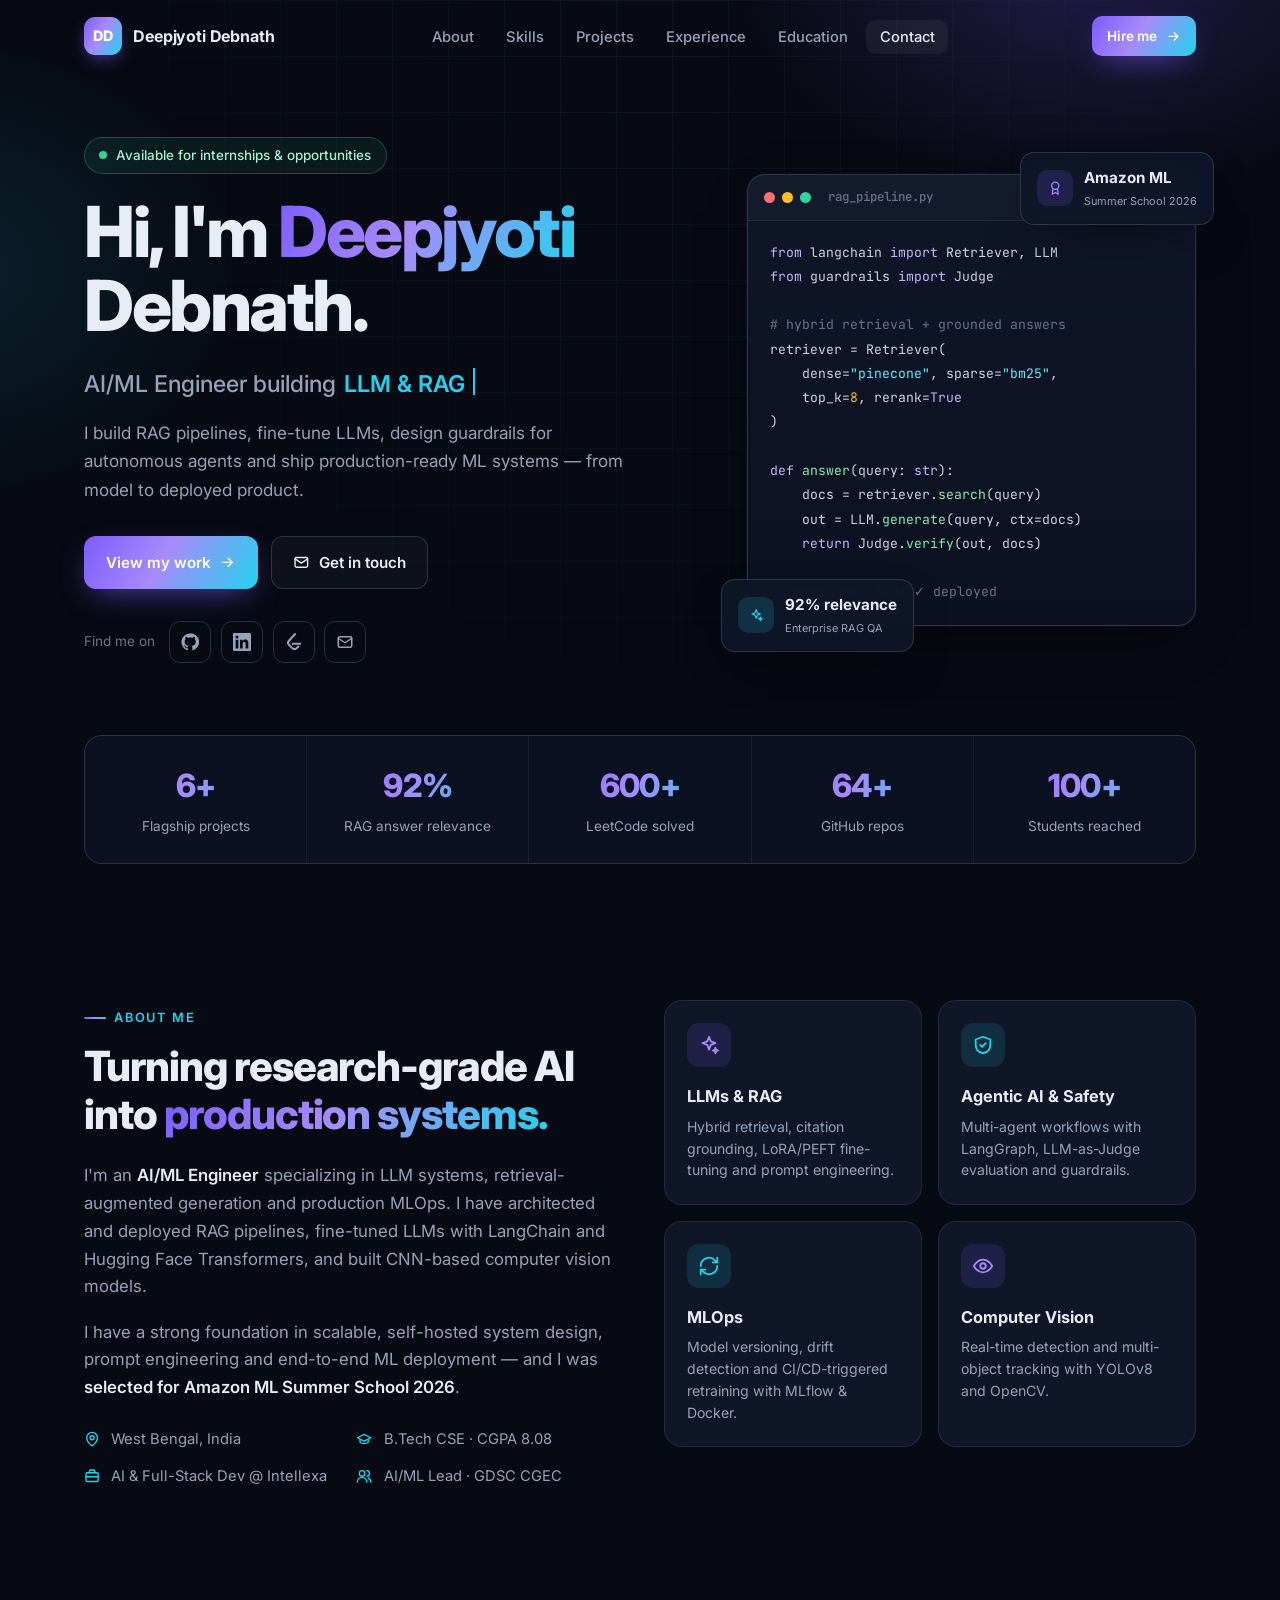
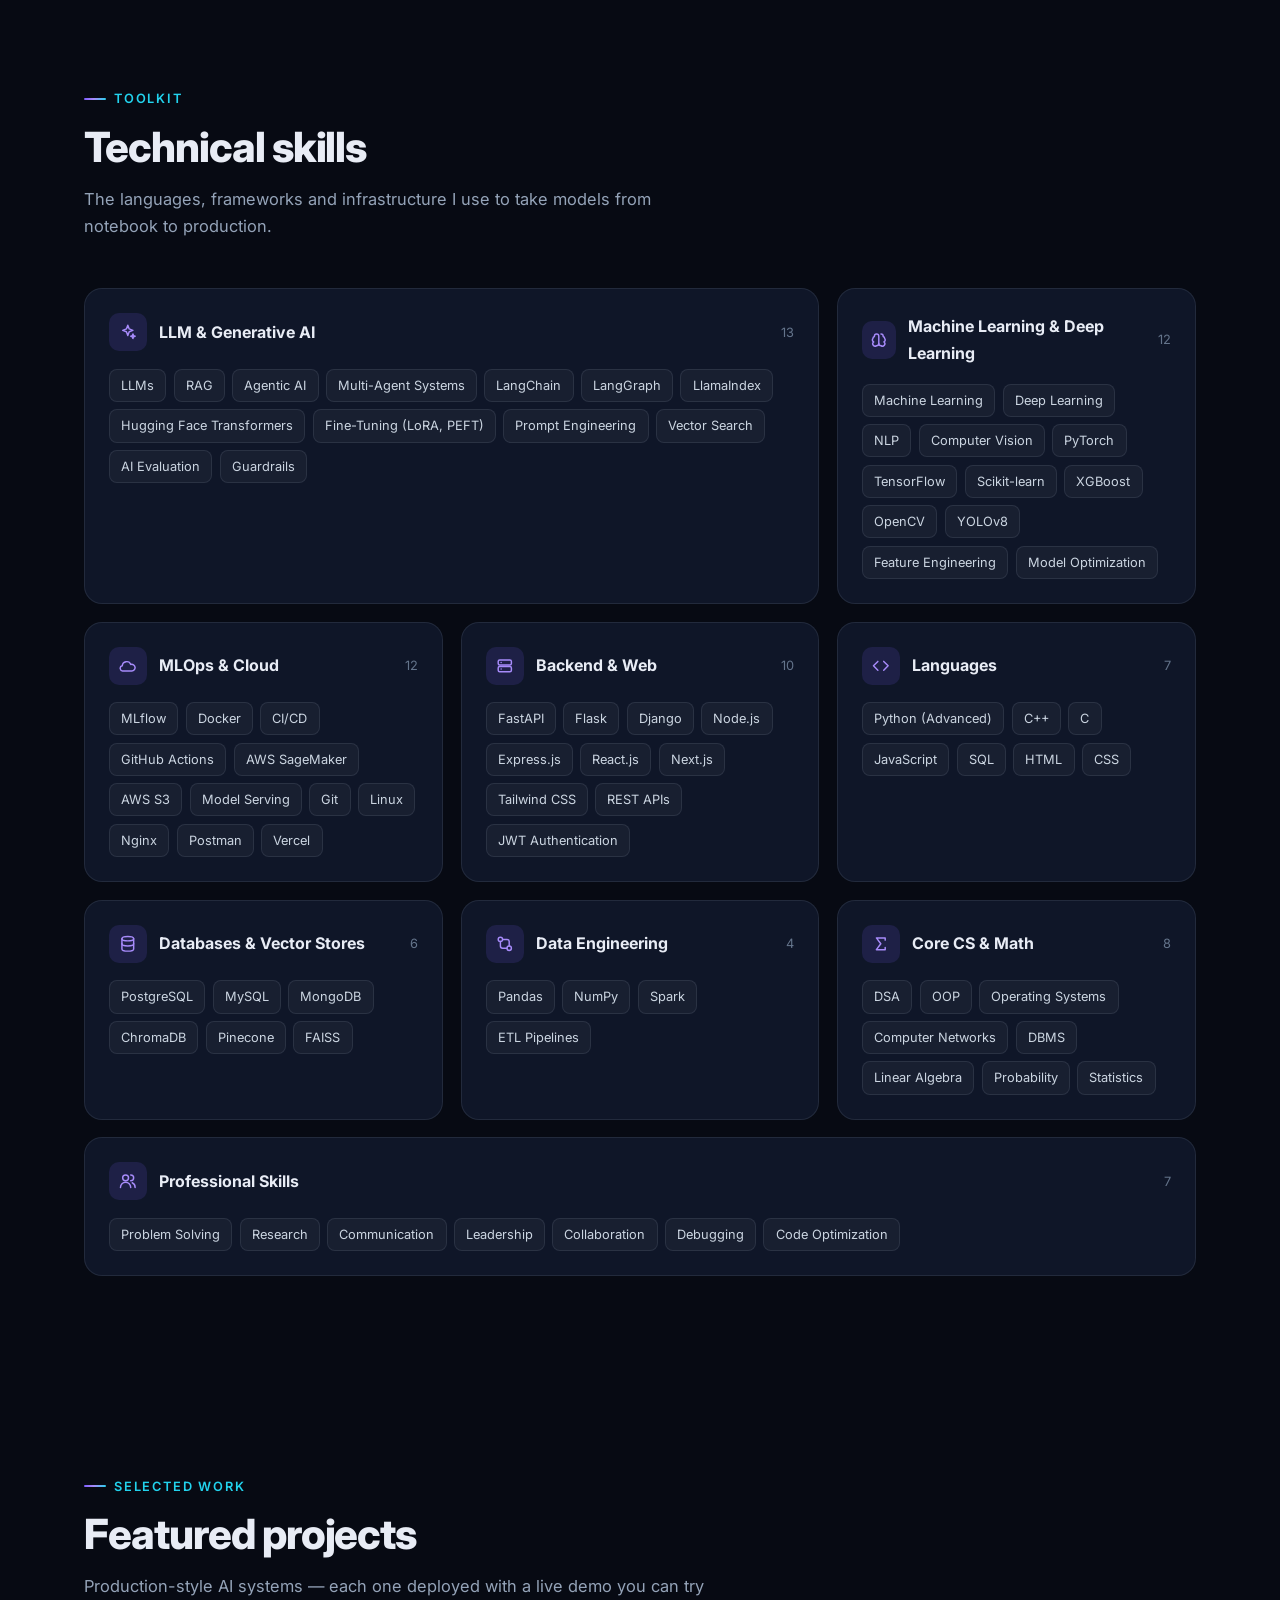
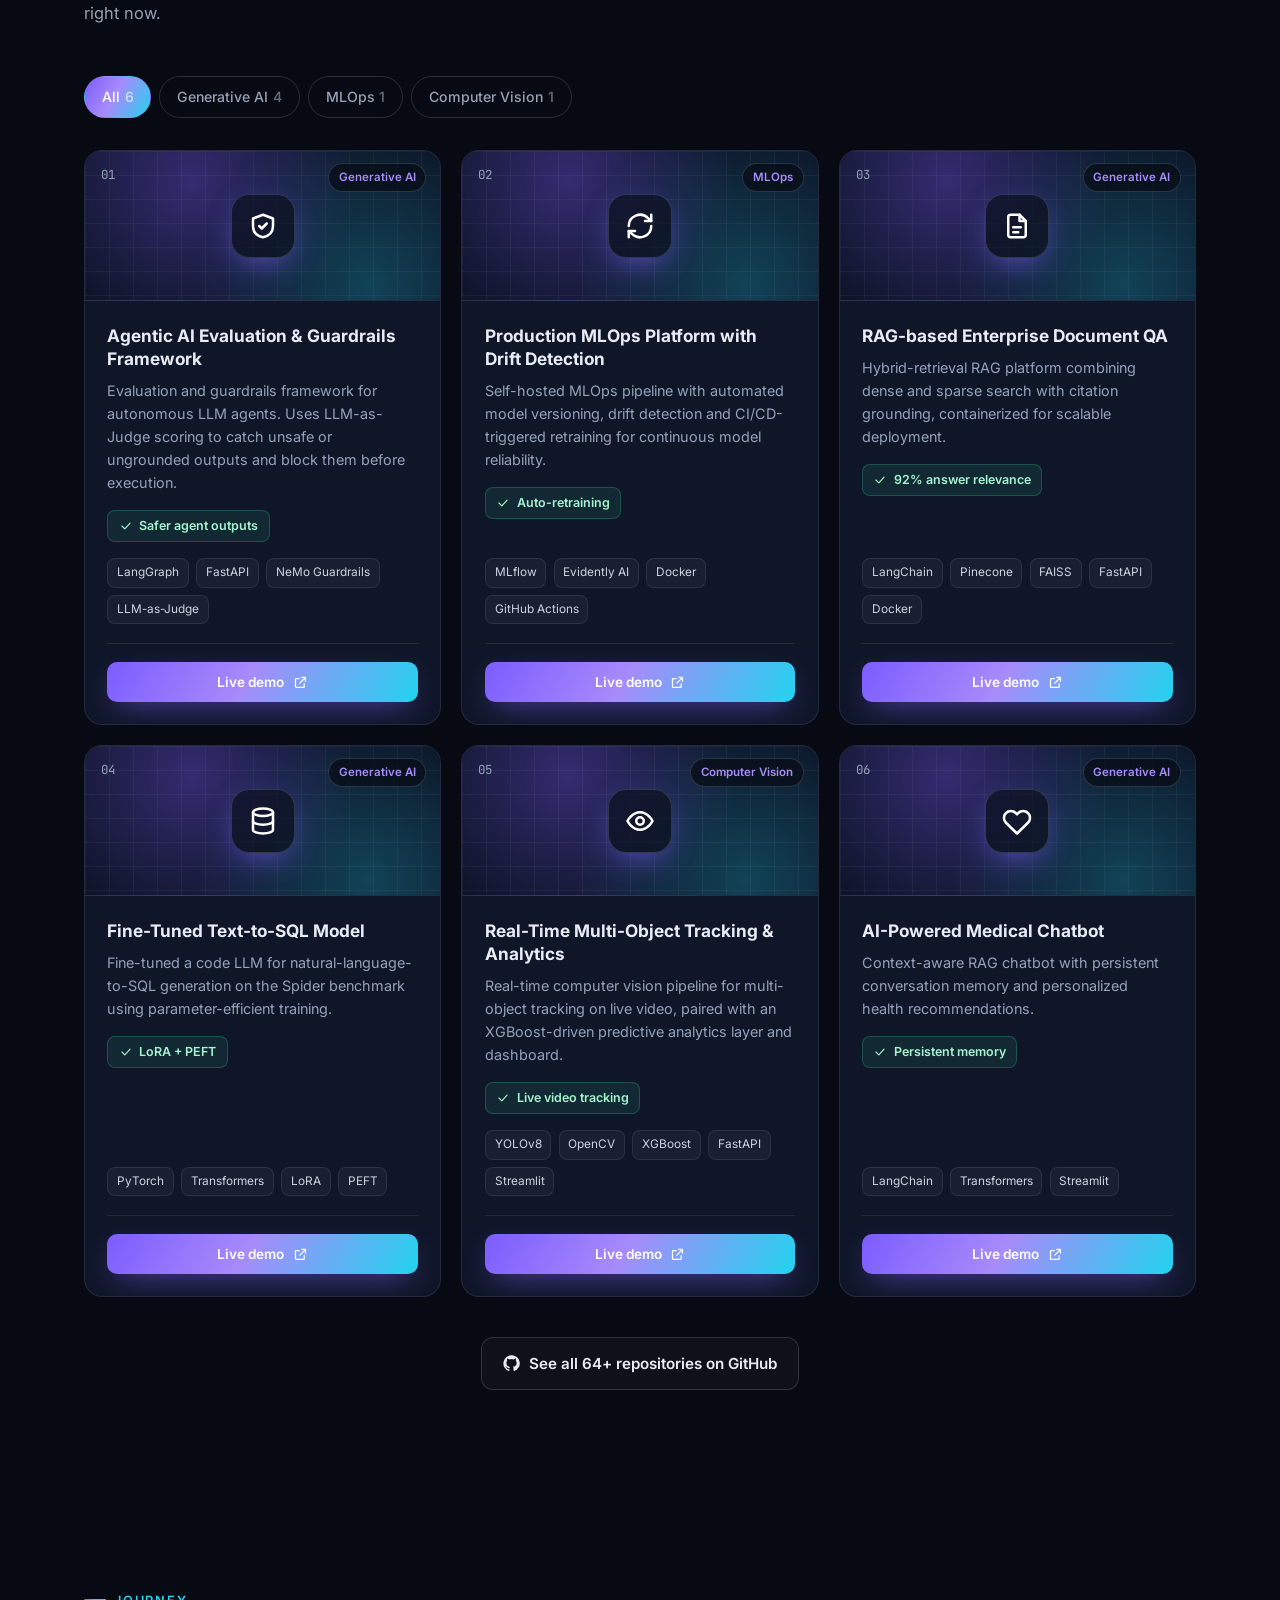
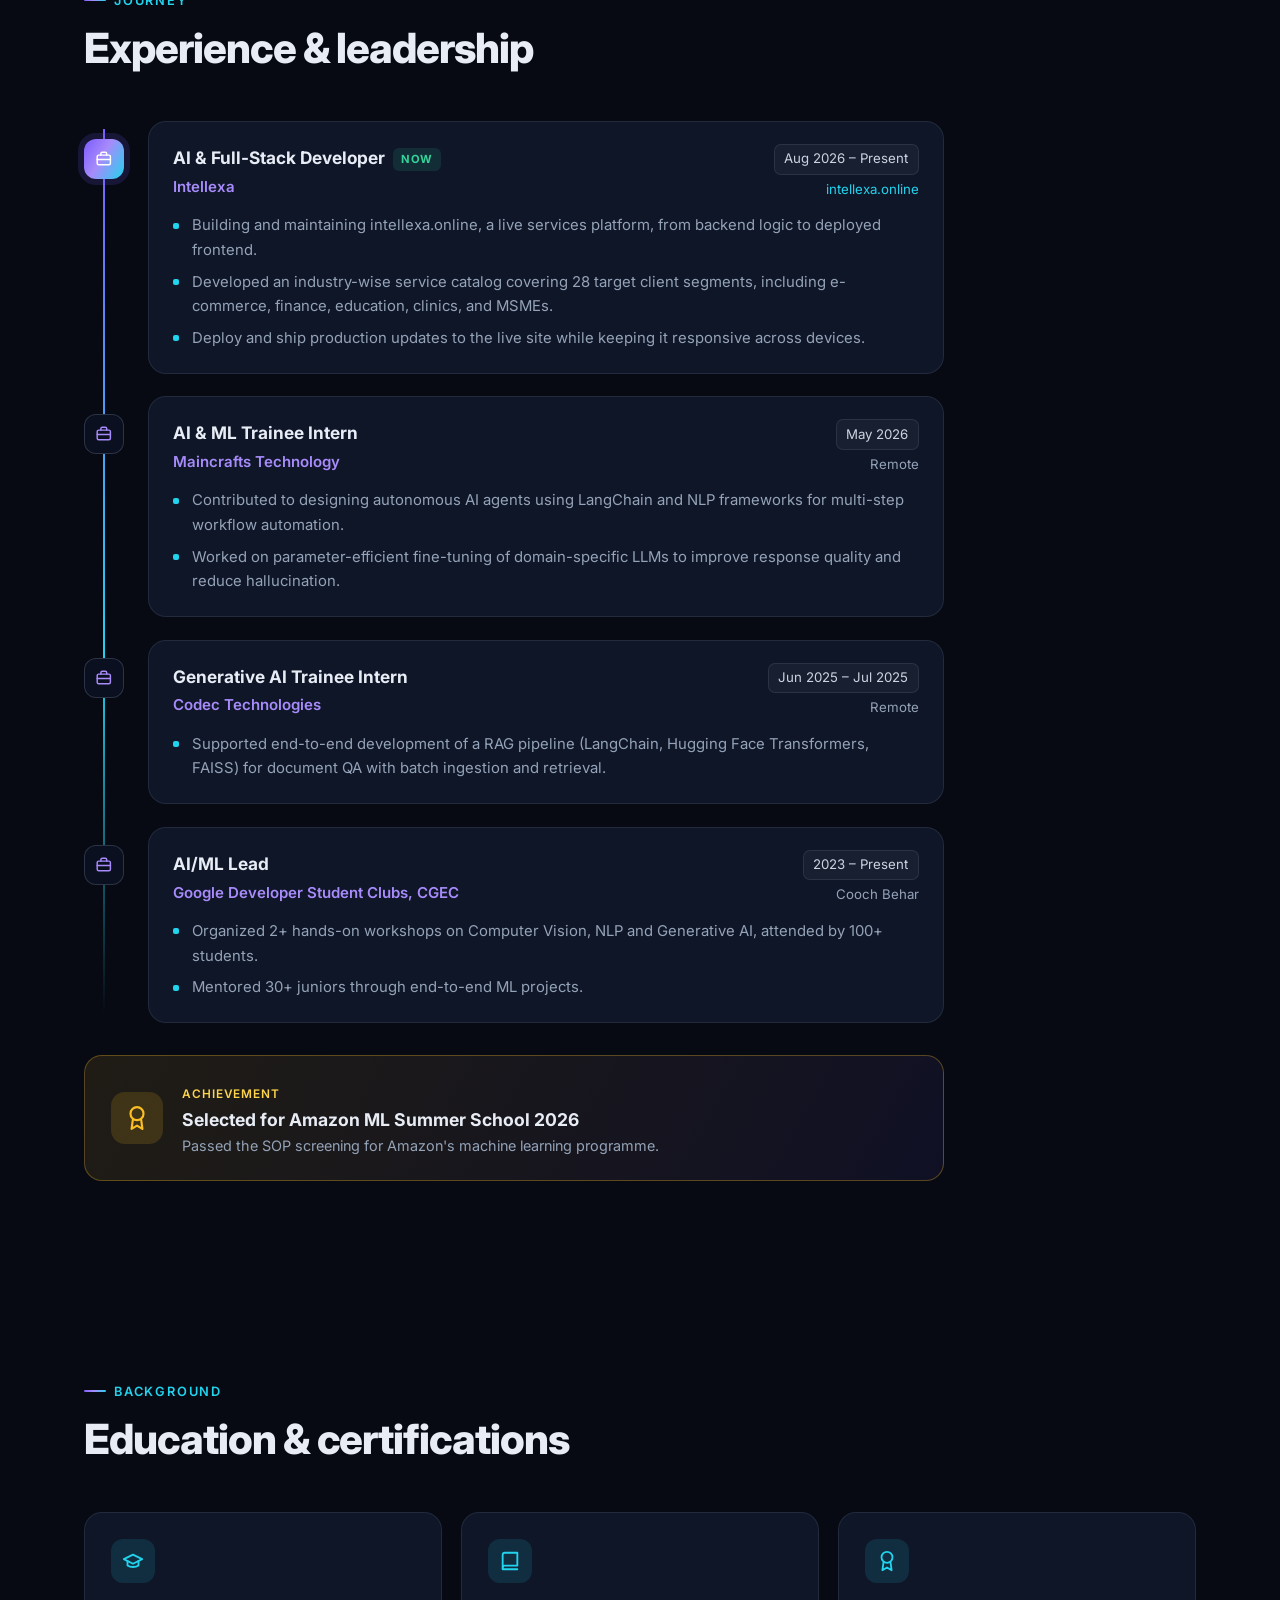
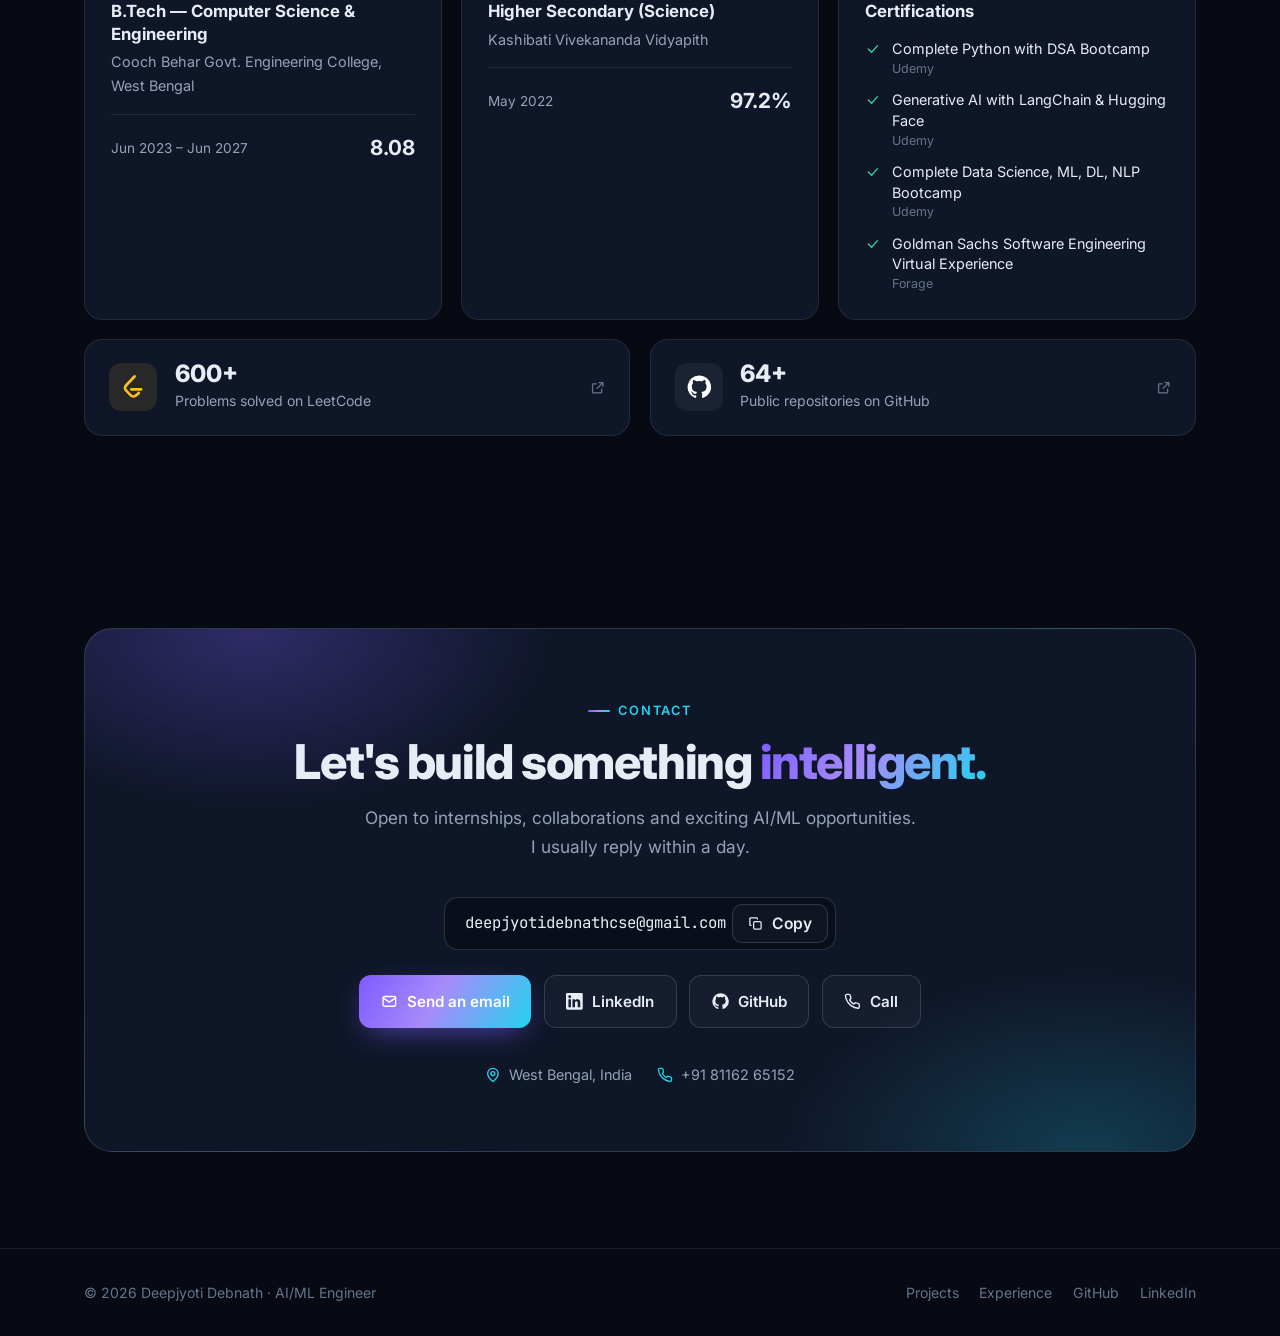
<file: index.html>
<!DOCTYPE html>
<html lang="en">
<head>
<meta charset="UTF-8">
<meta name="viewport" content="width=device-width, initial-scale=1.0">
<title>Deepjyoti Debnath — AI/ML Engineer | LLMs, RAG, MLOps &amp; Computer Vision</title>
<meta name="description" content="Portfolio of Deepjyoti Debnath, AI/ML Engineer building LLM systems, RAG pipelines, agentic AI, MLOps platforms and computer vision applications.">
<meta name="author" content="Deepjyoti Debnath">
<meta name="theme-color" content="#070a13">
<meta property="og:type" content="website">
<meta property="og:title" content="Deepjyoti Debnath — AI/ML Engineer">
<meta property="og:description" content="LLMs, RAG, Agentic AI, MLOps and Computer Vision. Projects, experience and contact.">
<meta name="twitter:card" content="summary">
<link rel="icon" href="data:image/svg+xml,%3Csvg xmlns='http://www.w3.org/2000/svg' viewBox='0 0 64 64'%3E%3Cdefs%3E%3ClinearGradient id='g' x1='0' y1='0' x2='1' y2='1'%3E%3Cstop offset='0' stop-color='%237c5cff'/%3E%3Cstop offset='1' stop-color='%2322d3ee'/%3E%3C/linearGradient%3E%3C/defs%3E%3Crect width='64' height='64' rx='16' fill='url(%23g)'/%3E%3Ctext x='32' y='42' font-family='Arial' font-weight='800' font-size='26' fill='white' text-anchor='middle'%3EDD%3C/text%3E%3C/svg%3E">
<link rel="preconnect" href="https://fonts.googleapis.com">
<link rel="preconnect" href="https://fonts.gstatic.com" crossorigin>
<link href="https://fonts.googleapis.com/css2?family=Inter:wght@400;500;600;700;800&family=JetBrains+Mono:wght@400;500&display=swap" rel="stylesheet">
<script>document.documentElement.classList.add('js')</script>
<style>
:root{--bg:#070a13;--bg2:#0b1020;--card:#0f1628;--card2:#131c33;--line:rgba(148,163,184,.14);--line2:rgba(148,163,184,.24);--txt:#e8ecf5;--mut:#94a3b8;--dim:#64748b;--a:#7c5cff;--b:#22d3ee;--c:#a78bfa;--ok:#34d399;--grad:linear-gradient(120deg,#7c5cff 0%,#a78bfa 45%,#22d3ee 100%);--r:18px;--sh:0 20px 50px -20px rgba(0,0,0,.6)}
*{box-sizing:border-box;margin:0;padding:0}
html{scroll-behavior:smooth;scroll-padding-top:80px}
body{font-family:'Inter',system-ui,-apple-system,'Segoe UI',sans-serif;background:var(--bg);color:var(--txt);line-height:1.65;-webkit-font-smoothing:antialiased;overflow-x:hidden}
a{color:inherit;text-decoration:none}
img,svg{display:block}
.ic{width:1.1em;height:1.1em;flex-shrink:0}
.mono{font-family:'JetBrains Mono',ui-monospace,SFMono-Regular,Menlo,monospace}
.wrap{max-width:1160px;margin:0 auto;padding:0 24px}
.grad{background:var(--grad);-webkit-background-clip:text;background-clip:text;color:transparent}
.skip{position:absolute;left:-999px;top:8px;background:var(--a);color:#fff;padding:8px 14px;border-radius:8px;z-index:100}.skip:focus{left:8px}
:focus-visible{outline:2px solid var(--b);outline-offset:3px;border-radius:6px}

/* background */
.bg-fx{position:fixed;inset:0;z-index:-1;pointer-events:none;background:
 radial-gradient(600px 400px at 85% -5%,rgba(124,92,255,.22),transparent 60%),
 radial-gradient(500px 380px at -5% 30%,rgba(34,211,238,.12),transparent 60%),var(--bg)}
.bg-fx::after{content:"";position:absolute;inset:0;background-image:linear-gradient(var(--line) 1px,transparent 1px),linear-gradient(90deg,var(--line) 1px,transparent 1px);background-size:56px 56px;mask-image:radial-gradient(ellipse at 50% 0%,#000 0%,transparent 65%);-webkit-mask-image:radial-gradient(ellipse at 50% 0%,#000 0%,transparent 65%);opacity:.5}

/* buttons */
.btn{display:inline-flex;align-items:center;gap:.55rem;padding:.8rem 1.35rem;border-radius:12px;font-weight:600;font-size:.95rem;border:1px solid var(--line2);background:rgba(255,255,255,.03);transition:transform .2s,background .2s,border-color .2s,box-shadow .2s;cursor:pointer;color:var(--txt);font-family:inherit}
.btn:hover{transform:translateY(-2px);border-color:rgba(167,139,250,.55);background:rgba(124,92,255,.08)}
.btn-p{background:var(--grad);border:0;color:#fff;box-shadow:0 10px 30px -10px rgba(124,92,255,.7)}
.btn-p:hover{background:var(--grad);box-shadow:0 14px 36px -10px rgba(124,92,255,.9)}
.btn-sm{padding:.55rem .95rem;font-size:.85rem;border-radius:10px}

/* nav */
.nav{position:sticky;top:0;z-index:50;transition:background .3s,border-color .3s;border-bottom:1px solid transparent}
.nav.scrolled{background:rgba(7,10,19,.78);backdrop-filter:blur(14px);-webkit-backdrop-filter:blur(14px);border-color:var(--line)}
.nav .wrap{display:flex;align-items:center;justify-content:space-between;height:72px;gap:1rem}
.brand{display:flex;align-items:center;gap:.7rem;font-weight:700;letter-spacing:-.01em}
.brand-mark{width:38px;height:38px;border-radius:11px;background:var(--grad);display:grid;place-items:center;font-weight:800;font-size:.9rem;color:#fff;box-shadow:0 6px 18px -6px rgba(124,92,255,.8)}
.nav-links{display:flex;align-items:center;gap:.3rem;list-style:none}
.nav-links a{padding:.5rem .85rem;border-radius:9px;color:var(--mut);font-size:.92rem;font-weight:500;transition:color .2s,background .2s}
.nav-links a:hover,.nav-links a.active{color:var(--txt);background:rgba(255,255,255,.05)}
.nav-cta{display:flex;align-items:center;gap:.6rem}
.menu-btn{display:none;background:none;border:1px solid var(--line2);color:var(--txt);width:42px;height:42px;border-radius:10px;place-items:center;cursor:pointer}
.menu-btn .ic{width:22px;height:22px}

/* hero */
.hero{padding:64px 0 40px}
.hero-grid{display:grid;grid-template-columns:1.15fr .85fr;gap:3.5rem;align-items:center}
.pill{display:inline-flex;align-items:center;gap:.55rem;padding:.4rem .9rem;border-radius:99px;border:1px solid rgba(52,211,153,.3);background:rgba(52,211,153,.08);color:#a7f3d0;font-size:.84rem;font-weight:500}
.pulse{width:8px;height:8px;border-radius:50%;background:var(--ok);box-shadow:0 0 0 0 rgba(52,211,153,.6);animation:pulse 2s infinite}
@keyframes pulse{70%{box-shadow:0 0 0 10px rgba(52,211,153,0)}100%{box-shadow:0 0 0 0 rgba(52,211,153,0)}}
.hero h1{font-size:clamp(2.6rem,5.6vw,4.4rem);line-height:1.05;letter-spacing:-.035em;font-weight:800;margin:1.3rem 0 1rem}
.role{font-size:clamp(1.15rem,2.2vw,1.45rem);font-weight:600;color:var(--txt);min-height:2.2em;display:flex;align-items:center;gap:.5rem;flex-wrap:wrap}
.role .prefix{color:var(--mut);font-weight:500}
.typed{color:var(--b)}
.caret{display:inline-block;width:2px;height:1.15em;background:var(--b);margin-left:2px;vertical-align:-3px;animation:blink 1s steps(1) infinite}
@keyframes blink{50%{opacity:0}}
.hero p.lead{color:var(--mut);font-size:1.07rem;max-width:560px;margin:.6rem 0 2rem}
.hero-ctas{display:flex;flex-wrap:wrap;gap:.8rem}
.socials{display:flex;gap:.6rem;margin-top:2rem;align-items:center}
.socials span{color:var(--dim);font-size:.85rem;margin-right:.3rem}
.soc{width:42px;height:42px;border-radius:11px;border:1px solid var(--line2);display:grid;place-items:center;color:var(--mut);transition:.2s}
.soc:hover{color:#fff;border-color:rgba(167,139,250,.6);background:rgba(124,92,255,.12);transform:translateY(-2px)}
.soc .ic{width:18px;height:18px}

/* hero visual */
.visual{position:relative}
.term{background:linear-gradient(180deg,#0f1628,#0b1120);border:1px solid var(--line2);border-radius:var(--r);box-shadow:var(--sh),0 0 0 1px rgba(124,92,255,.08);overflow:hidden}
.term-bar{display:flex;align-items:center;gap:7px;padding:12px 16px;border-bottom:1px solid var(--line);background:rgba(255,255,255,.02)}
.term-bar i{width:11px;height:11px;border-radius:50%;background:#334155}.term-bar i:nth-child(1){background:#f87171}.term-bar i:nth-child(2){background:#fbbf24}.term-bar i:nth-child(3){background:#34d399}
.term-bar b{margin-left:10px;font-weight:500;color:var(--dim);font-size:.78rem}
.term pre{padding:20px 22px;font-size:.82rem;line-height:1.85;color:#cbd5e1;white-space:pre;overflow:hidden}
.k{color:#c4b5fd}.s{color:#67e8f9}.n{color:#fbbf24}.c{color:#64748b}.f{color:#86efac}
.float{position:absolute;display:flex;align-items:center;gap:.7rem;padding:.75rem 1rem;border-radius:14px;background:rgba(15,22,40,.92);border:1px solid var(--line2);backdrop-filter:blur(10px);box-shadow:var(--sh);font-size:.82rem;animation:bob 6s ease-in-out infinite}
.float b{display:block;font-size:.95rem}.float small{color:var(--mut)}
.float .fi{width:36px;height:36px;border-radius:10px;display:grid;place-items:center;background:rgba(124,92,255,.18);color:var(--c)}
.float.f1{top:-22px;right:-18px}.float.f2{bottom:-26px;left:-26px;animation-delay:-3s}
.float.f2 .fi{background:rgba(34,211,238,.15);color:var(--b)}
@keyframes bob{50%{transform:translateY(-8px)}}

/* stats */
.stats{display:grid;grid-template-columns:repeat(5,1fr);gap:1px;background:var(--line);border:1px solid var(--line);border-radius:var(--r);overflow:hidden;margin-top:72px}
.stat{background:rgba(11,16,32,.85);padding:1.5rem 1rem;text-align:center}
.stat b{display:block;font-size:2rem;font-weight:800;letter-spacing:-.02em}
.stat span{color:var(--mut);font-size:.85rem}

/* sections */
section{padding:96px 0}
.sec-head{max-width:640px;margin-bottom:3rem}
.sec-head.center{margin-left:auto;margin-right:auto;text-align:center}
.eyebrow{display:inline-flex;align-items:center;gap:.5rem;font-size:.8rem;font-weight:600;letter-spacing:.14em;text-transform:uppercase;color:var(--b);margin-bottom:.9rem}
.eyebrow::before{content:"";width:22px;height:2px;background:var(--grad);border-radius:2px}
.sec-head h2{font-size:clamp(1.9rem,3.6vw,2.6rem);line-height:1.15;letter-spacing:-.025em;font-weight:800}
.sec-head p{color:var(--mut);margin-top:.9rem;font-size:1.03rem}

/* about */
.about-grid{display:grid;grid-template-columns:1fr 1fr;gap:3rem;align-items:start}
.about-text p{color:var(--mut);font-size:1.05rem;margin-bottom:1.1rem}
.about-text p strong{color:var(--txt);font-weight:600}
.facts{display:grid;grid-template-columns:1fr 1fr;gap:.8rem;margin-top:1.6rem}
.fact{display:flex;gap:.7rem;align-items:center;color:var(--mut);font-size:.92rem}
.fact .ic{color:var(--b)}
.focus{display:grid;grid-template-columns:1fr 1fr;gap:1rem}
.fcard{padding:1.4rem;border-radius:var(--r);background:var(--card);border:1px solid var(--line);transition:.25s}
.fcard:hover{border-color:rgba(167,139,250,.4);transform:translateY(-3px)}
.fcard .fi{width:44px;height:44px;border-radius:12px;display:grid;place-items:center;background:rgba(124,92,255,.14);color:var(--c);margin-bottom:1rem}
.fcard:nth-child(2) .fi,.fcard:nth-child(3) .fi{background:rgba(34,211,238,.12);color:var(--b)}
.fcard .fi .ic{width:22px;height:22px}
.fcard h3{font-size:1.02rem;margin-bottom:.35rem}
.fcard p{color:var(--mut);font-size:.88rem;line-height:1.55}

/* skills */
.skills-grid{display:grid;grid-template-columns:repeat(3,1fr);gap:1.1rem}
.scard{padding:1.5rem;border-radius:var(--r);background:var(--card);border:1px solid var(--line);transition:.25s}
.scard:hover{border-color:var(--line2);background:var(--card2)}
.scard.wide{grid-column:span 2}
.scard.full{grid-column:1/-1}
.scard-h{display:flex;align-items:center;gap:.75rem;margin-bottom:1.1rem}
.scard-h .fi{width:38px;height:38px;border-radius:10px;display:grid;place-items:center;background:rgba(124,92,255,.14);color:var(--c)}
.scard-h h3{font-size:1rem;font-weight:700}
.scard-h small{margin-left:auto;color:var(--dim);font-size:.8rem}
.tags{display:flex;flex-wrap:wrap;gap:.45rem}
.tag{padding:.32rem .7rem;border-radius:8px;font-size:.8rem;background:rgba(255,255,255,.04);border:1px solid var(--line);color:#cbd5e1;transition:.2s}
.tag:hover{border-color:rgba(34,211,238,.45);color:#fff}

/* projects */
.filters{display:flex;gap:.5rem;flex-wrap:wrap;margin-bottom:2rem}
.fbtn{padding:.55rem 1.05rem;border-radius:99px;border:1px solid var(--line2);background:transparent;color:var(--mut);font:inherit;font-size:.88rem;font-weight:500;cursor:pointer;transition:.2s}
.fbtn:hover{color:var(--txt)}
.fbtn.active{background:var(--grad);color:#fff;border-color:transparent}
.fbtn span{opacity:.65;margin-left:.3rem}
.proj-grid{display:grid;grid-template-columns:repeat(3,1fr);gap:1.25rem}
.proj{display:flex;flex-direction:column;border-radius:var(--r);background:var(--card);border:1px solid var(--line);overflow:hidden;transition:transform .3s,border-color .3s,box-shadow .3s}
.proj:hover{transform:translateY(-5px);border-color:rgba(167,139,250,.45);box-shadow:0 24px 50px -24px rgba(124,92,255,.5)}
.proj.is-hidden{display:none}
.proj-top{position:relative;height:150px;display:grid;place-items:center;overflow:hidden;background:radial-gradient(circle at 30% 20%,rgba(124,92,255,.35),transparent 60%),radial-gradient(circle at 80% 90%,rgba(34,211,238,.25),transparent 55%),#0c1224;border-bottom:1px solid var(--line)}
.proj-top::before{content:"";position:absolute;inset:0;background-image:linear-gradient(var(--line) 1px,transparent 1px),linear-gradient(90deg,var(--line) 1px,transparent 1px);background-size:24px 24px;opacity:.6}
.proj-top .pi{position:relative;width:64px;height:64px;border-radius:18px;display:grid;place-items:center;background:rgba(7,10,19,.6);border:1px solid var(--line2);color:#fff;box-shadow:0 10px 30px -10px rgba(124,92,255,.8)}
.proj-top .pi .ic{width:30px;height:30px}
.proj-num{position:absolute;top:14px;left:16px;font-size:.78rem;color:var(--mut)}
.proj-cat{position:absolute;top:12px;right:14px;font-size:.72rem;font-weight:600;padding:.25rem .6rem;border-radius:99px;background:rgba(7,10,19,.7);border:1px solid var(--line2);color:var(--c)}
.proj-body{padding:1.4rem;display:flex;flex-direction:column;flex:1}
.proj h3{font-size:1.08rem;line-height:1.35;margin-bottom:.55rem}
.proj p{color:var(--mut);font-size:.9rem;line-height:1.6;margin-bottom:1rem}
.metric{display:inline-flex;align-items:center;gap:.4rem;align-self:flex-start;font-size:.78rem;font-weight:600;color:#a7f3d0;background:rgba(52,211,153,.1);border:1px solid rgba(52,211,153,.25);padding:.28rem .65rem;border-radius:8px;margin-bottom:1rem}
.metric .ic{width:14px;height:14px}
.proj .tags{margin-top:auto;margin-bottom:1.2rem}
.proj .tag{font-size:.74rem;padding:.25rem .55rem}
.proj-foot{display:flex;gap:.6rem;border-top:1px solid var(--line);padding-top:1.1rem}
.proj-foot .btn{flex:1;justify-content:center}
.more-proj{text-align:center;margin-top:2.5rem}

/* experience */
.timeline{position:relative;max-width:860px}
.timeline::before{content:"";position:absolute;left:19px;top:8px;bottom:8px;width:2px;background:linear-gradient(180deg,var(--a),var(--b) 60%,transparent)}
.tl{position:relative;padding-left:64px;margin-bottom:1.4rem}
.tl-dot{position:absolute;left:0;top:18px;width:40px;height:40px;border-radius:12px;display:grid;place-items:center;background:var(--bg2);border:1px solid var(--line2);color:var(--c)}
.tl.current .tl-dot{background:var(--grad);color:#fff;border:0;box-shadow:0 0 0 6px rgba(124,92,255,.15)}
.tl-card{padding:1.4rem 1.5rem;border-radius:var(--r);background:var(--card);border:1px solid var(--line);transition:.25s}
.tl-card:hover{border-color:var(--line2)}
.tl-head{display:flex;justify-content:space-between;gap:1rem;flex-wrap:wrap;margin-bottom:.8rem}
.tl-head h3{font-size:1.08rem}
.tl-head .org{color:var(--c);font-weight:600;font-size:.94rem}
.tl-meta{text-align:right;font-size:.83rem;color:var(--mut)}
.tl-meta .when{display:inline-block;padding:.2rem .6rem;border-radius:7px;background:rgba(255,255,255,.04);border:1px solid var(--line);color:#cbd5e1;margin-bottom:.25rem}
.tl-meta a{color:var(--b)}
.now{display:inline-block;margin-left:.5rem;font-size:.7rem;font-weight:700;letter-spacing:.06em;padding:.15rem .5rem;border-radius:6px;background:rgba(52,211,153,.12);color:var(--ok);vertical-align:middle}
.tl ul{list-style:none;display:grid;gap:.45rem}
.tl li{position:relative;padding-left:1.2rem;color:var(--mut);font-size:.93rem}
.tl li::before{content:"";position:absolute;left:0;top:.62em;width:6px;height:6px;border-radius:2px;background:var(--b)}
.award{display:flex;align-items:center;gap:1.2rem;max-width:860px;margin-top:2rem;padding:1.4rem 1.6rem;border-radius:var(--r);border:1px solid rgba(251,191,36,.3);background:linear-gradient(120deg,rgba(251,191,36,.1),rgba(124,92,255,.08))}
.award .fi{width:52px;height:52px;flex-shrink:0;border-radius:14px;display:grid;place-items:center;background:rgba(251,191,36,.15);color:#fbbf24}
.award .fi .ic{width:26px;height:26px}
.award small{color:#fcd34d;font-weight:600;letter-spacing:.08em;text-transform:uppercase;font-size:.74rem}
.award h3{font-size:1.1rem}
.award p{color:var(--mut);font-size:.9rem}

/* education */
.edu-grid{display:grid;grid-template-columns:1fr 1fr 1fr;gap:1.2rem}
.ecard{padding:1.6rem;border-radius:var(--r);background:var(--card);border:1px solid var(--line)}
.ecard .fi{width:44px;height:44px;border-radius:12px;display:grid;place-items:center;background:rgba(34,211,238,.12);color:var(--b);margin-bottom:1.1rem}
.ecard .fi .ic{width:22px;height:22px}
.ecard h3{font-size:1.05rem;line-height:1.35}
.ecard .sub{color:var(--mut);font-size:.9rem;margin:.3rem 0 1rem}
.score{display:flex;justify-content:space-between;align-items:center;padding-top:1rem;border-top:1px solid var(--line);font-size:.85rem;color:var(--mut)}
.score b{font-size:1.3rem;color:var(--txt)}
.certs{list-style:none;display:grid;gap:.75rem}
.certs li{display:flex;gap:.7rem;align-items:flex-start;font-size:.9rem;line-height:1.45}
.certs li .ic{color:var(--ok);margin-top:.15rem}
.certs small{display:block;color:var(--dim);font-size:.78rem}
.profiles{display:grid;grid-template-columns:1fr 1fr;gap:1.2rem;margin-top:1.2rem}
.prof{display:flex;align-items:center;gap:1.1rem;padding:1.3rem 1.5rem;border-radius:var(--r);background:var(--card);border:1px solid var(--line);transition:.25s}
.prof:hover{border-color:rgba(167,139,250,.45);transform:translateY(-3px)}
.prof .fi{width:48px;height:48px;border-radius:12px;display:grid;place-items:center;background:rgba(255,255,255,.05);color:#fff}
.prof .fi .ic{width:24px;height:24px}
.prof.lc .fi{color:#fbbf24;background:rgba(251,191,36,.1)}
.prof b{font-size:1.5rem;font-weight:800;display:block;line-height:1.1}
.prof span{color:var(--mut);font-size:.88rem}
.prof .go{margin-left:auto;color:var(--dim)}

/* contact */
.contact-card{position:relative;overflow:hidden;border-radius:28px;padding:4rem 3rem;text-align:center;border:1px solid var(--line2);background:radial-gradient(500px 300px at 15% 0%,rgba(124,92,255,.3),transparent 60%),radial-gradient(500px 300px at 90% 100%,rgba(34,211,238,.2),transparent 60%),var(--card)}
.contact-card h2{font-size:clamp(2rem,4.2vw,3rem);letter-spacing:-.03em;line-height:1.1;font-weight:800;margin-bottom:1rem}
.contact-card>p{color:var(--mut);font-size:1.08rem;max-width:560px;margin:0 auto 2.2rem}
.email-box{display:inline-flex;align-items:center;gap:.4rem;padding:.4rem .4rem .4rem 1.2rem;border-radius:14px;background:rgba(7,10,19,.6);border:1px solid var(--line2);margin-bottom:1.6rem;max-width:100%}
.email-box span{font-size:.98rem;overflow:hidden;text-overflow:ellipsis;white-space:nowrap}
.contact-btns{display:flex;justify-content:center;flex-wrap:wrap;gap:.8rem}
.contact-meta{display:flex;justify-content:center;flex-wrap:wrap;gap:1.6rem;margin-top:2.2rem;color:var(--mut);font-size:.9rem}
.contact-meta span{display:flex;align-items:center;gap:.5rem}
.contact-meta .ic{color:var(--b)}

/* footer */
footer{border-top:1px solid var(--line);padding:2rem 0;color:var(--dim);font-size:.88rem}
footer .wrap{display:flex;justify-content:space-between;align-items:center;gap:1rem;flex-wrap:wrap}
footer nav{display:flex;gap:1.3rem}
footer nav a:hover{color:var(--txt)}

.to-top{position:fixed;right:22px;bottom:22px;width:46px;height:46px;border-radius:13px;border:1px solid var(--line2);background:rgba(15,22,40,.9);color:var(--txt);display:grid;place-items:center;cursor:pointer;opacity:0;visibility:hidden;transform:translateY(10px);transition:.3s;z-index:40}
.to-top.show{opacity:1;visibility:visible;transform:none}
.to-top:hover{border-color:var(--a)}

/* reveal */
.js .reveal{opacity:0;transform:translateY(26px);transition:opacity .7s ease,transform .7s ease}
.js .reveal.show{opacity:1;transform:none}

@media (max-width:1024px){
 .proj-grid,.skills-grid{grid-template-columns:repeat(2,1fr)}
 .scard.wide{grid-column:span 2}
 .scard.full{grid-column:auto}
 .edu-grid{grid-template-columns:1fr 1fr}.edu-grid .ecard:last-child{grid-column:span 2}
}
@media (max-width:900px){
 .menu-btn{display:grid}
 .nav-cta .btn{display:none}
 .nav-links{position:absolute;top:72px;left:12px;right:12px;flex-direction:column;align-items:stretch;padding:.7rem;background:#0b1020;border:1px solid var(--line2);border-radius:16px;box-shadow:var(--sh);opacity:0;visibility:hidden;transform:translateY(-8px);transition:.25s}
 .nav-links.open{opacity:1;visibility:visible;transform:none}
 .nav-links a{display:block;padding:.8rem 1rem}
 .nav{background:rgba(7,10,19,.85);backdrop-filter:blur(14px);-webkit-backdrop-filter:blur(14px)}
 .hero-grid,.about-grid{grid-template-columns:1fr;gap:3rem}
 .visual{max-width:520px;margin:0 auto;width:100%}
 .stats{grid-template-columns:repeat(3,1fr)}
 .stat:nth-child(4),.stat:nth-child(5){grid-column:span 1}
 section{padding:72px 0}
}
@media (max-width:640px){
 .wrap{padding:0 18px}
 .hero{padding-top:36px}
 .proj-grid,.skills-grid,.edu-grid,.profiles,.focus,.facts{grid-template-columns:1fr}
 .scard.wide,.edu-grid .ecard:last-child{grid-column:auto}
 .stats{grid-template-columns:1fr 1fr;margin-top:56px}
 .stat:last-child{grid-column:span 2}
 .float.f1{right:-6px;top:-18px}.float.f2{left:-6px;bottom:-22px}
 .term pre{font-size:.72rem;padding:16px}
 .timeline::before{left:15px}.tl{padding-left:48px}.tl-dot{width:32px;height:32px;border-radius:10px}
 .tl-meta{text-align:left}
 .contact-card{padding:3rem 1.3rem;border-radius:22px}
 .award{flex-direction:column;align-items:flex-start}
 footer .wrap{flex-direction:column;text-align:center}
}
@media (prefers-reduced-motion:reduce){*,*::before,*::after{animation:none!important;transition:none!important;scroll-behavior:auto!important}.js .reveal{opacity:1;transform:none}}
</style>
</head>
<body>
<a class="skip" href="#main">Skip to content</a>
<div class="bg-fx" aria-hidden="true"></div>

<header class="nav" id="nav">
  <div class="wrap">
    <a href="#top" class="brand" aria-label="Deepjyoti Debnath — home"><span class="brand-mark">DD</span><span>Deepjyoti Debnath</span></a>
    <ul class="nav-links" id="navLinks">
      <li><a href="#about">About</a></li>
      <li><a href="#skills">Skills</a></li>
      <li><a href="#projects">Projects</a></li>
      <li><a href="#experience">Experience</a></li>
      <li><a href="#education">Education</a></li>
      <li><a href="#contact">Contact</a></li>
    </ul>
    <div class="nav-cta">
      <a href="mailto:deepjyotidebnathcse@gmail.com" class="btn btn-p btn-sm">Hire me <svg class="ic" viewBox="0 0 24 24" fill="none" stroke="currentColor" stroke-width="2" stroke-linecap="round" stroke-linejoin="round" aria-hidden="true"><path d="M5 12h14M13 6l6 6-6 6"/></svg></a>
      <button class="menu-btn" id="menuBtn" aria-label="Toggle menu" aria-expanded="false" aria-controls="navLinks"><svg class="ic" viewBox="0 0 24 24" fill="none" stroke="currentColor" stroke-width="2" stroke-linecap="round" stroke-linejoin="round" aria-hidden="true"><path d="M4 7h16M4 12h16M4 17h16"/></svg></button>
    </div>
  </div>
</header>

<main id="main">
<section class="hero" id="top">
  <div class="wrap">
    <div class="hero-grid">
      <div class="reveal">
        <span class="pill"><span class="pulse"></span> Available for internships &amp; opportunities</span>
        <h1>Hi, I'm <span class="grad">Deepjyoti</span><br>Debnath.</h1>
        <div class="role"><span class="prefix">AI/ML Engineer building</span> <span><span class="typed" id="typed">LLM &amp; RAG Systems</span><span class="caret" aria-hidden="true"></span></span></div>
        <p class="lead">I build RAG pipelines, fine-tune LLMs, design guardrails for autonomous agents and ship production-ready ML systems — from model to deployed product.</p>
        <div class="hero-ctas">
          <a href="#projects" class="btn btn-p">View my work <svg class="ic" viewBox="0 0 24 24" fill="none" stroke="currentColor" stroke-width="2" stroke-linecap="round" stroke-linejoin="round" aria-hidden="true"><path d="M5 12h14M13 6l6 6-6 6"/></svg></a>
          <a href="mailto:deepjyotidebnathcse@gmail.com" class="btn"><svg class="ic" viewBox="0 0 24 24" fill="none" stroke="currentColor" stroke-width="2" stroke-linecap="round" stroke-linejoin="round" aria-hidden="true"><rect x="3" y="5" width="18" height="14" rx="2"/><path d="M3 7l9 6 9-6"/></svg> Get in touch</a>
        </div>
        <div class="socials">
          <span>Find me on</span>
          <a class="soc" href="https://github.com/deepjyotidebnath" target="_blank" rel="noopener" aria-label="GitHub"><svg class="ic" viewBox="0 0 24 24" fill="none" stroke="currentColor" stroke-width="2" stroke-linecap="round" stroke-linejoin="round" aria-hidden="true"><path fill="currentColor" stroke="none" d="M12 .5a11.5 11.5 0 0 0-3.6 22.4c.6.1.8-.3.8-.6v-2c-3.2.7-3.9-1.5-3.9-1.5-.5-1.3-1.3-1.7-1.3-1.7-1-.7.1-.7.1-.7 1.2.1 1.8 1.2 1.8 1.2 1 1.8 2.8 1.3 3.5 1 .1-.8.4-1.3.7-1.6-2.6-.3-5.3-1.3-5.3-5.7 0-1.3.5-2.3 1.2-3.1-.1-.3-.5-1.5.1-3.1 0 0 1-.3 3.2 1.2a11 11 0 0 1 5.8 0C17.3 4.8 18.3 5.1 18.3 5.1c.6 1.6.2 2.8.1 3.1.8.8 1.2 1.9 1.2 3.1 0 4.4-2.7 5.4-5.3 5.7.4.4.8 1.1.8 2.2v3.2c0 .3.2.7.8.6A11.5 11.5 0 0 0 12 .5z"/></svg></a>
          <a class="soc" href="https://www.linkedin.com/in/deepjyoti-debnath-844279316/" target="_blank" rel="noopener" aria-label="LinkedIn"><svg class="ic" viewBox="0 0 24 24" fill="none" stroke="currentColor" stroke-width="2" stroke-linecap="round" stroke-linejoin="round" aria-hidden="true"><path fill="currentColor" stroke="none" d="M20.4 20.5h-3.6v-5.6c0-1.3 0-3-1.8-3s-2.1 1.4-2.1 2.9v5.7H9.3V9h3.4v1.6h.1c.5-.9 1.6-1.8 3.4-1.8 3.6 0 4.3 2.4 4.3 5.5zM5.3 7.4a2.1 2.1 0 1 1 0-4.2 2.1 2.1 0 0 1 0 4.2zM7.1 20.5H3.5V9h3.6zM22.2 0H1.8C.8 0 0 .8 0 1.7v20.6c0 .9.8 1.7 1.8 1.7h20.4c1 0 1.8-.8 1.8-1.7V1.7C24 .8 23.2 0 22.2 0z"/></svg></a>
          <a class="soc" href="https://leetcode.com/u/deep23118" target="_blank" rel="noopener" aria-label="LeetCode"><svg class="ic" viewBox="0 0 24 24" fill="none" stroke="currentColor" stroke-width="2" stroke-linecap="round" stroke-linejoin="round" aria-hidden="true"><path fill="currentColor" stroke="none" d="M13.5 0a1.4 1.4 0 0 0-1 .4L7 6.3l-2.8 3a5.3 5.3 0 0 0-1.3 2.2 5.5 5.5 0 0 0 0 2.7 5.4 5.4 0 0 0 1.4 2.4l4.3 4.4a5.6 5.6 0 0 0 7.6.3l2.6-2.4a1.4 1.4 0 0 0-1.9-2l-2.6 2.4a2.8 2.8 0 0 1-3.8-.1l-4.3-4.4a2.6 2.6 0 0 1-.7-1.1 2.7 2.7 0 0 1 0-1.4c.1-.4.4-.8.7-1.1l2.8-3L14.5 2.4a1.4 1.4 0 0 0-1-2.4zm-3.6 13a1.4 1.4 0 0 0 0 2.7h10.6a1.4 1.4 0 0 0 0-2.7z"/></svg></a>
          <a class="soc" href="mailto:deepjyotidebnathcse@gmail.com" aria-label="Email"><svg class="ic" viewBox="0 0 24 24" fill="none" stroke="currentColor" stroke-width="2" stroke-linecap="round" stroke-linejoin="round" aria-hidden="true"><rect x="3" y="5" width="18" height="14" rx="2"/><path d="M3 7l9 6 9-6"/></svg></a>
        </div>
      </div>
      <div class="visual reveal" aria-hidden="true">
        <div class="term">
          <div class="term-bar"><i></i><i></i><i></i><b class="mono">rag_pipeline.py</b></div>
<pre class="mono"><span class="k">from</span> langchain <span class="k">import</span> Retriever, LLM
<span class="k">from</span> guardrails <span class="k">import</span> Judge

<span class="c"># hybrid retrieval + grounded answers</span>
retriever = Retriever(
    dense=<span class="s">"pinecone"</span>, sparse=<span class="s">"bm25"</span>,
    top_k=<span class="n">8</span>, rerank=<span class="k">True</span>
)

<span class="k">def</span> <span class="f">answer</span>(query: <span class="k">str</span>):
    docs = retriever.<span class="f">search</span>(query)
    out = LLM.<span class="f">generate</span>(query, ctx=docs)
    <span class="k">return</span> Judge.<span class="f">verify</span>(out, docs)

<span class="c"># relevance: </span><span class="n">0.92</span> <span class="c">✓ deployed</span></pre>
        </div>
        <div class="float f1"><span class="fi"><svg class="ic" viewBox="0 0 24 24" fill="none" stroke="currentColor" stroke-width="2" stroke-linecap="round" stroke-linejoin="round" aria-hidden="true"><circle cx="12" cy="8" r="6"/><path d="M8.2 13.2L7 22l5-3 5 3-1.2-8.8"/></svg></span><div><b>Amazon ML</b><small>Summer School 2026</small></div></div>
        <div class="float f2"><span class="fi"><svg class="ic" viewBox="0 0 24 24" fill="none" stroke="currentColor" stroke-width="2" stroke-linecap="round" stroke-linejoin="round" aria-hidden="true"><path d="M12 3l1.9 5.1L19 10l-5.1 1.9L12 17l-1.9-5.1L5 10l5.1-1.9z"/><path d="M19 15l.8 2.2L22 18l-2.2.8L19 21l-.8-2.2L16 18l2.2-.8z"/></svg></span><div><b>92% relevance</b><small>Enterprise RAG QA</small></div></div>
      </div>
    </div>

    <div class="stats reveal">
      <div class="stat"><b class="grad">6+</b><span>Flagship projects</span></div>
      <div class="stat"><b class="grad">92%</b><span>RAG answer relevance</span></div>
      <div class="stat"><b class="grad">600+</b><span>LeetCode solved</span></div>
      <div class="stat"><b class="grad">64+</b><span>GitHub repos</span></div>
      <div class="stat"><b class="grad">100+</b><span>Students reached</span></div>
    </div>
  </div>
</section>

<section id="about">
  <div class="wrap about-grid">
    <div class="about-text reveal">
      <span class="eyebrow">About me</span>
      <div class="sec-head" style="margin-bottom:1.5rem"><h2>Turning research-grade AI into <span class="grad">production systems.</span></h2></div>
      <p>I'm an <strong>AI/ML Engineer</strong> specializing in LLM systems, retrieval-augmented generation and production MLOps. I have architected and deployed RAG pipelines, fine-tuned LLMs with LangChain and Hugging Face Transformers, and built CNN-based computer vision models.</p>
      <p>I have a strong foundation in scalable, self-hosted system design, prompt engineering and end-to-end ML deployment — and I was <strong>selected for Amazon ML Summer School 2026</strong>.</p>
      <div class="facts">
        <div class="fact"><svg class="ic" viewBox="0 0 24 24" fill="none" stroke="currentColor" stroke-width="2" stroke-linecap="round" stroke-linejoin="round" aria-hidden="true"><path d="M20 10c0 6-8 12-8 12s-8-6-8-12a8 8 0 0 1 16 0z"/><circle cx="12" cy="10" r="3"/></svg> West Bengal, India</div>
        <div class="fact"><svg class="ic" viewBox="0 0 24 24" fill="none" stroke="currentColor" stroke-width="2" stroke-linecap="round" stroke-linejoin="round" aria-hidden="true"><path d="M22 10L12 5 2 10l10 5z"/><path d="M6 12v5c3 2 9 2 12 0v-5"/></svg> B.Tech CSE · CGPA 8.08</div>
        <div class="fact"><svg class="ic" viewBox="0 0 24 24" fill="none" stroke="currentColor" stroke-width="2" stroke-linecap="round" stroke-linejoin="round" aria-hidden="true"><rect x="3" y="7" width="18" height="13" rx="2"/><path d="M8 7V5a2 2 0 0 1 2-2h4a2 2 0 0 1 2 2v2M3 13h18"/></svg> AI &amp; Full-Stack Dev @ Intellexa</div>
        <div class="fact"><svg class="ic" viewBox="0 0 24 24" fill="none" stroke="currentColor" stroke-width="2" stroke-linecap="round" stroke-linejoin="round" aria-hidden="true"><circle cx="9" cy="8" r="4"/><path d="M2 21a7 7 0 0 1 14 0"/><path d="M16 4a4 4 0 0 1 0 8M22 21a7 7 0 0 0-4-6.3"/></svg> AI/ML Lead · GDSC CGEC</div>
      </div>
    </div>
    <div class="focus">
      <div class="fcard reveal"><div class="fi"><svg class="ic" viewBox="0 0 24 24" fill="none" stroke="currentColor" stroke-width="2" stroke-linecap="round" stroke-linejoin="round" aria-hidden="true"><path d="M12 3l1.9 5.1L19 10l-5.1 1.9L12 17l-1.9-5.1L5 10l5.1-1.9z"/><path d="M19 15l.8 2.2L22 18l-2.2.8L19 21l-.8-2.2L16 18l2.2-.8z"/></svg></div><h3>LLMs &amp; RAG</h3><p>Hybrid retrieval, citation grounding, LoRA/PEFT fine-tuning and prompt engineering.</p></div>
      <div class="fcard reveal"><div class="fi"><svg class="ic" viewBox="0 0 24 24" fill="none" stroke="currentColor" stroke-width="2" stroke-linecap="round" stroke-linejoin="round" aria-hidden="true"><path d="M12 3l8 3v6c0 5-3.5 8-8 9-4.5-1-8-4-8-9V6z"/><path d="M9 12l2 2 4-4"/></svg></div><h3>Agentic AI &amp; Safety</h3><p>Multi-agent workflows with LangGraph, LLM-as-Judge evaluation and guardrails.</p></div>
      <div class="fcard reveal"><div class="fi"><svg class="ic" viewBox="0 0 24 24" fill="none" stroke="currentColor" stroke-width="2" stroke-linecap="round" stroke-linejoin="round" aria-hidden="true"><path d="M21 12a9 9 0 0 1-15.5 6.2L3 16M3 12a9 9 0 0 1 15.5-6.2L21 8"/><path d="M21 3v5h-5M3 21v-5h5"/></svg></div><h3>MLOps</h3><p>Model versioning, drift detection and CI/CD-triggered retraining with MLflow &amp; Docker.</p></div>
      <div class="fcard reveal"><div class="fi"><svg class="ic" viewBox="0 0 24 24" fill="none" stroke="currentColor" stroke-width="2" stroke-linecap="round" stroke-linejoin="round" aria-hidden="true"><path d="M2 12s3.5-7 10-7 10 7 10 7-3.5 7-10 7S2 12 2 12z"/><circle cx="12" cy="12" r="3"/></svg></div><h3>Computer Vision</h3><p>Real-time detection and multi-object tracking with YOLOv8 and OpenCV.</p></div>
    </div>
  </div>
</section>

<section id="skills">
  <div class="wrap">
    <div class="sec-head reveal"><span class="eyebrow">Toolkit</span><h2>Technical skills</h2><p>The languages, frameworks and infrastructure I use to take models from notebook to production.</p></div>
    <div class="skills-grid">
      <div class="scard wide reveal"><div class="scard-h"><span class="fi"><svg class="ic" viewBox="0 0 24 24" fill="none" stroke="currentColor" stroke-width="2" stroke-linecap="round" stroke-linejoin="round" aria-hidden="true"><path d="M12 3l1.9 5.1L19 10l-5.1 1.9L12 17l-1.9-5.1L5 10l5.1-1.9z"/><path d="M19 15l.8 2.2L22 18l-2.2.8L19 21l-.8-2.2L16 18l2.2-.8z"/></svg></span><h3>LLM &amp; Generative AI</h3><small>13</small></div><div class="tags"><span class="tag">LLMs</span><span class="tag">RAG</span><span class="tag">Agentic AI</span><span class="tag">Multi-Agent Systems</span><span class="tag">LangChain</span><span class="tag">LangGraph</span><span class="tag">LlamaIndex</span><span class="tag">Hugging Face Transformers</span><span class="tag">Fine-Tuning (LoRA, PEFT)</span><span class="tag">Prompt Engineering</span><span class="tag">Vector Search</span><span class="tag">AI Evaluation</span><span class="tag">Guardrails</span></div></div>
      <div class="scard reveal"><div class="scard-h"><span class="fi"><svg class="ic" viewBox="0 0 24 24" fill="none" stroke="currentColor" stroke-width="2" stroke-linecap="round" stroke-linejoin="round" aria-hidden="true"><path d="M9 4a3 3 0 0 0-3 3v.5A3 3 0 0 0 4 10.3a3 3 0 0 0 1 4.7A3 3 0 0 0 9 20a3 3 0 0 0 3-3V7a3 3 0 0 0-3-3z"/><path d="M15 4a3 3 0 0 1 3 3v.5a3 3 0 0 1 2 2.8 3 3 0 0 1-1 4.7A3 3 0 0 1 15 20a3 3 0 0 1-3-3"/></svg></span><h3>Machine Learning &amp; Deep Learning</h3><small>12</small></div><div class="tags"><span class="tag">Machine Learning</span><span class="tag">Deep Learning</span><span class="tag">NLP</span><span class="tag">Computer Vision</span><span class="tag">PyTorch</span><span class="tag">TensorFlow</span><span class="tag">Scikit-learn</span><span class="tag">XGBoost</span><span class="tag">OpenCV</span><span class="tag">YOLOv8</span><span class="tag">Feature Engineering</span><span class="tag">Model Optimization</span></div></div>
      <div class="scard reveal"><div class="scard-h"><span class="fi"><svg class="ic" viewBox="0 0 24 24" fill="none" stroke="currentColor" stroke-width="2" stroke-linecap="round" stroke-linejoin="round" aria-hidden="true"><path d="M17.5 19a4.5 4.5 0 1 0-1.4-8.8A6 6 0 0 0 4.5 12 3.5 3.5 0 0 0 6 19z"/></svg></span><h3>MLOps &amp; Cloud</h3><small>12</small></div><div class="tags"><span class="tag">MLflow</span><span class="tag">Docker</span><span class="tag">CI/CD</span><span class="tag">GitHub Actions</span><span class="tag">AWS SageMaker</span><span class="tag">AWS S3</span><span class="tag">Model Serving</span><span class="tag">Git</span><span class="tag">Linux</span><span class="tag">Nginx</span><span class="tag">Postman</span><span class="tag">Vercel</span></div></div>
      <div class="scard reveal"><div class="scard-h"><span class="fi"><svg class="ic" viewBox="0 0 24 24" fill="none" stroke="currentColor" stroke-width="2" stroke-linecap="round" stroke-linejoin="round" aria-hidden="true"><rect x="3" y="4" width="18" height="7" rx="2"/><rect x="3" y="13" width="18" height="7" rx="2"/><path d="M7 7.5h.01M7 16.5h.01"/></svg></span><h3>Backend &amp; Web</h3><small>10</small></div><div class="tags"><span class="tag">FastAPI</span><span class="tag">Flask</span><span class="tag">Django</span><span class="tag">Node.js</span><span class="tag">Express.js</span><span class="tag">React.js</span><span class="tag">Next.js</span><span class="tag">Tailwind CSS</span><span class="tag">REST APIs</span><span class="tag">JWT Authentication</span></div></div>
      <div class="scard reveal"><div class="scard-h"><span class="fi"><svg class="ic" viewBox="0 0 24 24" fill="none" stroke="currentColor" stroke-width="2" stroke-linecap="round" stroke-linejoin="round" aria-hidden="true"><path d="M8 6l-6 6 6 6M16 6l6 6-6 6"/></svg></span><h3>Languages</h3><small>7</small></div><div class="tags"><span class="tag">Python (Advanced)</span><span class="tag">C++</span><span class="tag">C</span><span class="tag">JavaScript</span><span class="tag">SQL</span><span class="tag">HTML</span><span class="tag">CSS</span></div></div>
      <div class="scard reveal"><div class="scard-h"><span class="fi"><svg class="ic" viewBox="0 0 24 24" fill="none" stroke="currentColor" stroke-width="2" stroke-linecap="round" stroke-linejoin="round" aria-hidden="true"><ellipse cx="12" cy="5" rx="8" ry="3"/><path d="M4 5v14c0 1.7 3.6 3 8 3s8-1.3 8-3V5"/><path d="M4 12c0 1.7 3.6 3 8 3s8-1.3 8-3"/></svg></span><h3>Databases &amp; Vector Stores</h3><small>6</small></div><div class="tags"><span class="tag">PostgreSQL</span><span class="tag">MySQL</span><span class="tag">MongoDB</span><span class="tag">ChromaDB</span><span class="tag">Pinecone</span><span class="tag">FAISS</span></div></div>
      <div class="scard reveal"><div class="scard-h"><span class="fi"><svg class="ic" viewBox="0 0 24 24" fill="none" stroke="currentColor" stroke-width="2" stroke-linecap="round" stroke-linejoin="round" aria-hidden="true"><circle cx="6" cy="6" r="3"/><circle cx="18" cy="18" r="3"/><path d="M9 6h6a3 3 0 0 1 3 3v6M6 9v6a3 3 0 0 0 3 3h6"/></svg></span><h3>Data Engineering</h3><small>4</small></div><div class="tags"><span class="tag">Pandas</span><span class="tag">NumPy</span><span class="tag">Spark</span><span class="tag">ETL Pipelines</span></div></div>
      <div class="scard reveal"><div class="scard-h"><span class="fi"><svg class="ic" viewBox="0 0 24 24" fill="none" stroke="currentColor" stroke-width="2" stroke-linecap="round" stroke-linejoin="round" aria-hidden="true"><path d="M18 7V4H6l6 8-6 8h12v-3"/></svg></span><h3>Core CS &amp; Math</h3><small>8</small></div><div class="tags"><span class="tag">DSA</span><span class="tag">OOP</span><span class="tag">Operating Systems</span><span class="tag">Computer Networks</span><span class="tag">DBMS</span><span class="tag">Linear Algebra</span><span class="tag">Probability</span><span class="tag">Statistics</span></div></div>
      <div class="scard full reveal"><div class="scard-h"><span class="fi"><svg class="ic" viewBox="0 0 24 24" fill="none" stroke="currentColor" stroke-width="2" stroke-linecap="round" stroke-linejoin="round" aria-hidden="true"><circle cx="9" cy="8" r="4"/><path d="M2 21a7 7 0 0 1 14 0"/><path d="M16 4a4 4 0 0 1 0 8M22 21a7 7 0 0 0-4-6.3"/></svg></span><h3>Professional Skills</h3><small>7</small></div><div class="tags"><span class="tag">Problem Solving</span><span class="tag">Research</span><span class="tag">Communication</span><span class="tag">Leadership</span><span class="tag">Collaboration</span><span class="tag">Debugging</span><span class="tag">Code Optimization</span></div></div>
    </div>
  </div>
</section>

<section id="projects">
  <div class="wrap">
    <div class="sec-head reveal"><span class="eyebrow">Selected work</span><h2>Featured projects</h2><p>Production-style AI systems — each one deployed with a live demo you can try right now.</p></div>
    <div class="filters reveal" role="group" aria-label="Filter projects">
      <button class="fbtn active" data-filter="all" aria-pressed="true">All<span>6</span></button>
      <button class="fbtn" data-filter="genai" aria-pressed="false">Generative AI<span>4</span></button>
      <button class="fbtn" data-filter="mlops" aria-pressed="false">MLOps<span>1</span></button>
      <button class="fbtn" data-filter="cv" aria-pressed="false">Computer Vision<span>1</span></button>
    </div>
    <div class="proj-grid">
      <article class="proj reveal" data-cat="genai">
        <div class="proj-top"><span class="proj-num mono">01</span><span class="proj-cat">Generative AI</span><span class="pi"><svg class="ic" viewBox="0 0 24 24" fill="none" stroke="currentColor" stroke-width="2" stroke-linecap="round" stroke-linejoin="round" aria-hidden="true"><path d="M12 3l8 3v6c0 5-3.5 8-8 9-4.5-1-8-4-8-9V6z"/><path d="M9 12l2 2 4-4"/></svg></span></div>
        <div class="proj-body">
          <h3>Agentic AI Evaluation &amp; Guardrails Framework</h3>
          <p>Evaluation and guardrails framework for autonomous LLM agents. Uses LLM-as-Judge scoring to catch unsafe or ungrounded outputs and block them before execution.</p>
          <span class="metric"><svg class="ic" viewBox="0 0 24 24" fill="none" stroke="currentColor" stroke-width="2" stroke-linecap="round" stroke-linejoin="round" aria-hidden="true"><path d="M5 12l5 5 9-10"/></svg> Safer agent outputs</span>
          <div class="tags"><span class="tag">LangGraph</span><span class="tag">FastAPI</span><span class="tag">NeMo Guardrails</span><span class="tag">LLM-as-Judge</span></div>
          <div class="proj-foot"><a class="btn btn-sm btn-p" href="https://agenticaiintel.streamlit.app/" target="_blank" rel="noopener">Live demo <svg class="ic" viewBox="0 0 24 24" fill="none" stroke="currentColor" stroke-width="2" stroke-linecap="round" stroke-linejoin="round" aria-hidden="true"><path d="M14 4h6v6M20 4l-9 9M18 14v5a1 1 0 0 1-1 1H5a1 1 0 0 1-1-1V7a1 1 0 0 1 1-1h5"/></svg></a></div>
        </div>
      </article>
      <article class="proj reveal" data-cat="mlops">
        <div class="proj-top"><span class="proj-num mono">02</span><span class="proj-cat">MLOps</span><span class="pi"><svg class="ic" viewBox="0 0 24 24" fill="none" stroke="currentColor" stroke-width="2" stroke-linecap="round" stroke-linejoin="round" aria-hidden="true"><path d="M21 12a9 9 0 0 1-15.5 6.2L3 16M3 12a9 9 0 0 1 15.5-6.2L21 8"/><path d="M21 3v5h-5M3 21v-5h5"/></svg></span></div>
        <div class="proj-body">
          <h3>Production MLOps Platform with Drift Detection</h3>
          <p>Self-hosted MLOps pipeline with automated model versioning, drift detection and CI/CD-triggered retraining for continuous model reliability.</p>
          <span class="metric"><svg class="ic" viewBox="0 0 24 24" fill="none" stroke="currentColor" stroke-width="2" stroke-linecap="round" stroke-linejoin="round" aria-hidden="true"><path d="M5 12l5 5 9-10"/></svg> Auto-retraining</span>
          <div class="tags"><span class="tag">MLflow</span><span class="tag">Evidently AI</span><span class="tag">Docker</span><span class="tag">GitHub Actions</span></div>
          <div class="proj-foot"><a class="btn btn-sm btn-p" href="https://driftdetection.streamlit.app/" target="_blank" rel="noopener">Live demo <svg class="ic" viewBox="0 0 24 24" fill="none" stroke="currentColor" stroke-width="2" stroke-linecap="round" stroke-linejoin="round" aria-hidden="true"><path d="M14 4h6v6M20 4l-9 9M18 14v5a1 1 0 0 1-1 1H5a1 1 0 0 1-1-1V7a1 1 0 0 1 1-1h5"/></svg></a></div>
        </div>
      </article>
      <article class="proj reveal" data-cat="genai">
        <div class="proj-top"><span class="proj-num mono">03</span><span class="proj-cat">Generative AI</span><span class="pi"><svg class="ic" viewBox="0 0 24 24" fill="none" stroke="currentColor" stroke-width="2" stroke-linecap="round" stroke-linejoin="round" aria-hidden="true"><path d="M14 3H7a2 2 0 0 0-2 2v14a2 2 0 0 0 2 2h10a2 2 0 0 0 2-2V8z"/><path d="M14 3v5h5M9 13h6M9 17h4"/></svg></span></div>
        <div class="proj-body">
          <h3>RAG-based Enterprise Document QA</h3>
          <p>Hybrid-retrieval RAG platform combining dense and sparse search with citation grounding, containerized for scalable deployment.</p>
          <span class="metric"><svg class="ic" viewBox="0 0 24 24" fill="none" stroke="currentColor" stroke-width="2" stroke-linecap="round" stroke-linejoin="round" aria-hidden="true"><path d="M5 12l5 5 9-10"/></svg> 92% answer relevance</span>
          <div class="tags"><span class="tag">LangChain</span><span class="tag">Pinecone</span><span class="tag">FAISS</span><span class="tag">FastAPI</span><span class="tag">Docker</span></div>
          <div class="proj-foot"><a class="btn btn-sm btn-p" href="https://ragchatbotbyintellexa.streamlit.app/" target="_blank" rel="noopener">Live demo <svg class="ic" viewBox="0 0 24 24" fill="none" stroke="currentColor" stroke-width="2" stroke-linecap="round" stroke-linejoin="round" aria-hidden="true"><path d="M14 4h6v6M20 4l-9 9M18 14v5a1 1 0 0 1-1 1H5a1 1 0 0 1-1-1V7a1 1 0 0 1 1-1h5"/></svg></a></div>
        </div>
      </article>
      <article class="proj reveal" data-cat="genai">
        <div class="proj-top"><span class="proj-num mono">04</span><span class="proj-cat">Generative AI</span><span class="pi"><svg class="ic" viewBox="0 0 24 24" fill="none" stroke="currentColor" stroke-width="2" stroke-linecap="round" stroke-linejoin="round" aria-hidden="true"><ellipse cx="12" cy="5" rx="8" ry="3"/><path d="M4 5v14c0 1.7 3.6 3 8 3s8-1.3 8-3V5"/><path d="M4 12c0 1.7 3.6 3 8 3s8-1.3 8-3"/></svg></span></div>
        <div class="proj-body">
          <h3>Fine-Tuned Text-to-SQL Model</h3>
          <p>Fine-tuned a code LLM for natural-language-to-SQL generation on the Spider benchmark using parameter-efficient training.</p>
          <span class="metric"><svg class="ic" viewBox="0 0 24 24" fill="none" stroke="currentColor" stroke-width="2" stroke-linecap="round" stroke-linejoin="round" aria-hidden="true"><path d="M5 12l5 5 9-10"/></svg> LoRA + PEFT</span>
          <div class="tags"><span class="tag">PyTorch</span><span class="tag">Transformers</span><span class="tag">LoRA</span><span class="tag">PEFT</span></div>
          <div class="proj-foot"><a class="btn btn-sm btn-p" href="https://spiderexplorrerintelle.streamlit.app/" target="_blank" rel="noopener">Live demo <svg class="ic" viewBox="0 0 24 24" fill="none" stroke="currentColor" stroke-width="2" stroke-linecap="round" stroke-linejoin="round" aria-hidden="true"><path d="M14 4h6v6M20 4l-9 9M18 14v5a1 1 0 0 1-1 1H5a1 1 0 0 1-1-1V7a1 1 0 0 1 1-1h5"/></svg></a></div>
        </div>
      </article>
      <article class="proj reveal" data-cat="cv">
        <div class="proj-top"><span class="proj-num mono">05</span><span class="proj-cat">Computer Vision</span><span class="pi"><svg class="ic" viewBox="0 0 24 24" fill="none" stroke="currentColor" stroke-width="2" stroke-linecap="round" stroke-linejoin="round" aria-hidden="true"><path d="M2 12s3.5-7 10-7 10 7 10 7-3.5 7-10 7S2 12 2 12z"/><circle cx="12" cy="12" r="3"/></svg></span></div>
        <div class="proj-body">
          <h3>Real-Time Multi-Object Tracking &amp; Analytics</h3>
          <p>Real-time computer vision pipeline for multi-object tracking on live video, paired with an XGBoost-driven predictive analytics layer and dashboard.</p>
          <span class="metric"><svg class="ic" viewBox="0 0 24 24" fill="none" stroke="currentColor" stroke-width="2" stroke-linecap="round" stroke-linejoin="round" aria-hidden="true"><path d="M5 12l5 5 9-10"/></svg> Live video tracking</span>
          <div class="tags"><span class="tag">YOLOv8</span><span class="tag">OpenCV</span><span class="tag">XGBoost</span><span class="tag">FastAPI</span><span class="tag">Streamlit</span></div>
          <div class="proj-foot"><a class="btn btn-sm btn-p" href="https://yolov8videodetection.streamlit.app/" target="_blank" rel="noopener">Live demo <svg class="ic" viewBox="0 0 24 24" fill="none" stroke="currentColor" stroke-width="2" stroke-linecap="round" stroke-linejoin="round" aria-hidden="true"><path d="M14 4h6v6M20 4l-9 9M18 14v5a1 1 0 0 1-1 1H5a1 1 0 0 1-1-1V7a1 1 0 0 1 1-1h5"/></svg></a></div>
        </div>
      </article>
      <article class="proj reveal" data-cat="genai">
        <div class="proj-top"><span class="proj-num mono">06</span><span class="proj-cat">Generative AI</span><span class="pi"><svg class="ic" viewBox="0 0 24 24" fill="none" stroke="currentColor" stroke-width="2" stroke-linecap="round" stroke-linejoin="round" aria-hidden="true"><path d="M20.8 5.6a5.5 5.5 0 0 0-7.8 0L12 6.7l-1-1.1a5.5 5.5 0 0 0-7.8 7.8L12 22l8.8-8.6a5.5 5.5 0 0 0 0-7.8z"/></svg></span></div>
        <div class="proj-body">
          <h3>AI-Powered Medical Chatbot</h3>
          <p>Context-aware RAG chatbot with persistent conversation memory and personalized health recommendations.</p>
          <span class="metric"><svg class="ic" viewBox="0 0 24 24" fill="none" stroke="currentColor" stroke-width="2" stroke-linecap="round" stroke-linejoin="round" aria-hidden="true"><path d="M5 12l5 5 9-10"/></svg> Persistent memory</span>
          <div class="tags"><span class="tag">LangChain</span><span class="tag">Transformers</span><span class="tag">Streamlit</span></div>
          <div class="proj-foot"><a class="btn btn-sm btn-p" href="https://ai-medical-chatbot-intellexa-by-deepjyoti.streamlit.app/" target="_blank" rel="noopener">Live demo <svg class="ic" viewBox="0 0 24 24" fill="none" stroke="currentColor" stroke-width="2" stroke-linecap="round" stroke-linejoin="round" aria-hidden="true"><path d="M14 4h6v6M20 4l-9 9M18 14v5a1 1 0 0 1-1 1H5a1 1 0 0 1-1-1V7a1 1 0 0 1 1-1h5"/></svg></a></div>
        </div>
      </article>
    </div>
    <div class="more-proj reveal"><a href="https://github.com/deepjyotidebnath?tab=repositories" target="_blank" rel="noopener" class="btn"><svg class="ic" viewBox="0 0 24 24" fill="none" stroke="currentColor" stroke-width="2" stroke-linecap="round" stroke-linejoin="round" aria-hidden="true"><path fill="currentColor" stroke="none" d="M12 .5a11.5 11.5 0 0 0-3.6 22.4c.6.1.8-.3.8-.6v-2c-3.2.7-3.9-1.5-3.9-1.5-.5-1.3-1.3-1.7-1.3-1.7-1-.7.1-.7.1-.7 1.2.1 1.8 1.2 1.8 1.2 1 1.8 2.8 1.3 3.5 1 .1-.8.4-1.3.7-1.6-2.6-.3-5.3-1.3-5.3-5.7 0-1.3.5-2.3 1.2-3.1-.1-.3-.5-1.5.1-3.1 0 0 1-.3 3.2 1.2a11 11 0 0 1 5.8 0C17.3 4.8 18.3 5.1 18.3 5.1c.6 1.6.2 2.8.1 3.1.8.8 1.2 1.9 1.2 3.1 0 4.4-2.7 5.4-5.3 5.7.4.4.8 1.1.8 2.2v3.2c0 .3.2.7.8.6A11.5 11.5 0 0 0 12 .5z"/></svg> See all 64+ repositories on GitHub</a></div>
  </div>
</section>

<section id="experience">
  <div class="wrap">
    <div class="sec-head reveal"><span class="eyebrow">Journey</span><h2>Experience &amp; leadership</h2></div>
    <div class="timeline">
      <div class="tl current reveal">
        <div class="tl-dot"><svg class="ic" viewBox="0 0 24 24" fill="none" stroke="currentColor" stroke-width="2" stroke-linecap="round" stroke-linejoin="round" aria-hidden="true"><rect x="3" y="7" width="18" height="13" rx="2"/><path d="M8 7V5a2 2 0 0 1 2-2h4a2 2 0 0 1 2 2v2M3 13h18"/></svg></div>
        <div class="tl-card">
          <div class="tl-head"><div><h3>AI &amp; Full-Stack Developer<span class="now">NOW</span></h3><span class="org">Intellexa</span></div><div class="tl-meta"><span class="when">Aug 2026 – Present</span><br><a href="https://intellexa.online" target="_blank" rel="noopener">intellexa.online</a></div></div>
          <ul><li>Building and maintaining intellexa.online, a live services platform, from backend logic to deployed frontend.</li><li>Developed an industry-wise service catalog covering 28 target client segments, including e-commerce, finance, education, clinics, and MSMEs.</li><li>Deploy and ship production updates to the live site while keeping it responsive across devices.</li></ul>
        </div>
      </div>
      <div class="tl reveal">
        <div class="tl-dot"><svg class="ic" viewBox="0 0 24 24" fill="none" stroke="currentColor" stroke-width="2" stroke-linecap="round" stroke-linejoin="round" aria-hidden="true"><rect x="3" y="7" width="18" height="13" rx="2"/><path d="M8 7V5a2 2 0 0 1 2-2h4a2 2 0 0 1 2 2v2M3 13h18"/></svg></div>
        <div class="tl-card">
          <div class="tl-head"><div><h3>AI &amp; ML Trainee Intern</h3><span class="org">Maincrafts Technology</span></div><div class="tl-meta"><span class="when">May 2026</span><br>Remote</div></div>
          <ul><li>Contributed to designing autonomous AI agents using LangChain and NLP frameworks for multi-step workflow automation.</li><li>Worked on parameter-efficient fine-tuning of domain-specific LLMs to improve response quality and reduce hallucination.</li></ul>
        </div>
      </div>
      <div class="tl reveal">
        <div class="tl-dot"><svg class="ic" viewBox="0 0 24 24" fill="none" stroke="currentColor" stroke-width="2" stroke-linecap="round" stroke-linejoin="round" aria-hidden="true"><rect x="3" y="7" width="18" height="13" rx="2"/><path d="M8 7V5a2 2 0 0 1 2-2h4a2 2 0 0 1 2 2v2M3 13h18"/></svg></div>
        <div class="tl-card">
          <div class="tl-head"><div><h3>Generative AI Trainee Intern</h3><span class="org">Codec Technologies</span></div><div class="tl-meta"><span class="when">Jun 2025 – Jul 2025</span><br>Remote</div></div>
          <ul><li>Supported end-to-end development of a RAG pipeline (LangChain, Hugging Face Transformers, FAISS) for document QA with batch ingestion and retrieval.</li></ul>
        </div>
      </div>
      <div class="tl reveal">
        <div class="tl-dot"><svg class="ic" viewBox="0 0 24 24" fill="none" stroke="currentColor" stroke-width="2" stroke-linecap="round" stroke-linejoin="round" aria-hidden="true"><rect x="3" y="7" width="18" height="13" rx="2"/><path d="M8 7V5a2 2 0 0 1 2-2h4a2 2 0 0 1 2 2v2M3 13h18"/></svg></div>
        <div class="tl-card">
          <div class="tl-head"><div><h3>AI/ML Lead</h3><span class="org">Google Developer Student Clubs, CGEC</span></div><div class="tl-meta"><span class="when">2023 – Present</span><br>Cooch Behar</div></div>
          <ul><li>Organized 2+ hands-on workshops on Computer Vision, NLP and Generative AI, attended by 100+ students.</li><li>Mentored 30+ juniors through end-to-end ML projects.</li></ul>
        </div>
      </div>
    </div>
    <div class="award reveal">
      <div class="fi"><svg class="ic" viewBox="0 0 24 24" fill="none" stroke="currentColor" stroke-width="2" stroke-linecap="round" stroke-linejoin="round" aria-hidden="true"><circle cx="12" cy="8" r="6"/><path d="M8.2 13.2L7 22l5-3 5 3-1.2-8.8"/></svg></div>
      <div><small>Achievement</small><h3>Selected for Amazon ML Summer School 2026</h3><p>Passed the SOP screening for Amazon's machine learning programme.</p></div>
    </div>
  </div>
</section>

<section id="education">
  <div class="wrap">
    <div class="sec-head reveal"><span class="eyebrow">Background</span><h2>Education &amp; certifications</h2></div>
    <div class="edu-grid">
      <div class="ecard reveal">
        <div class="fi"><svg class="ic" viewBox="0 0 24 24" fill="none" stroke="currentColor" stroke-width="2" stroke-linecap="round" stroke-linejoin="round" aria-hidden="true"><path d="M22 10L12 5 2 10l10 5z"/><path d="M6 12v5c3 2 9 2 12 0v-5"/></svg></div>
        <h3>B.Tech — Computer Science &amp; Engineering</h3>
        <p class="sub">Cooch Behar Govt. Engineering College, West Bengal</p>
        <div class="score"><span>Jun 2023 – Jun 2027</span><b>8.08</b></div>
      </div>
      <div class="ecard reveal">
        <div class="fi"><svg class="ic" viewBox="0 0 24 24" fill="none" stroke="currentColor" stroke-width="2" stroke-linecap="round" stroke-linejoin="round" aria-hidden="true"><path d="M4 19.5A2.5 2.5 0 0 1 6.5 17H20V3H6.5A2.5 2.5 0 0 0 4 5.5z"/><path d="M4 19.5V21h16"/></svg></div>
        <h3>Higher Secondary (Science)</h3>
        <p class="sub">Kashibati Vivekananda Vidyapith</p>
        <div class="score"><span>May 2022</span><b>97.2%</b></div>
      </div>
      <div class="ecard reveal">
        <div class="fi"><svg class="ic" viewBox="0 0 24 24" fill="none" stroke="currentColor" stroke-width="2" stroke-linecap="round" stroke-linejoin="round" aria-hidden="true"><circle cx="12" cy="8" r="6"/><path d="M8.2 13.2L7 22l5-3 5 3-1.2-8.8"/></svg></div>
        <h3 style="margin-bottom:1rem">Certifications</h3>
        <ul class="certs">
          <li><svg class="ic" viewBox="0 0 24 24" fill="none" stroke="currentColor" stroke-width="2" stroke-linecap="round" stroke-linejoin="round" aria-hidden="true"><path d="M5 12l5 5 9-10"/></svg><div>Complete Python with DSA Bootcamp<small>Udemy</small></div></li>
          <li><svg class="ic" viewBox="0 0 24 24" fill="none" stroke="currentColor" stroke-width="2" stroke-linecap="round" stroke-linejoin="round" aria-hidden="true"><path d="M5 12l5 5 9-10"/></svg><div>Generative AI with LangChain &amp; Hugging Face<small>Udemy</small></div></li>
          <li><svg class="ic" viewBox="0 0 24 24" fill="none" stroke="currentColor" stroke-width="2" stroke-linecap="round" stroke-linejoin="round" aria-hidden="true"><path d="M5 12l5 5 9-10"/></svg><div>Complete Data Science, ML, DL, NLP Bootcamp<small>Udemy</small></div></li>
          <li><svg class="ic" viewBox="0 0 24 24" fill="none" stroke="currentColor" stroke-width="2" stroke-linecap="round" stroke-linejoin="round" aria-hidden="true"><path d="M5 12l5 5 9-10"/></svg><div>Goldman Sachs Software Engineering Virtual Experience<small>Forage</small></div></li>
        </ul>
      </div>
    </div>
    <div class="profiles">
      <a class="prof lc reveal" href="https://leetcode.com/u/deep23118" target="_blank" rel="noopener"><div class="fi"><svg class="ic" viewBox="0 0 24 24" fill="none" stroke="currentColor" stroke-width="2" stroke-linecap="round" stroke-linejoin="round" aria-hidden="true"><path fill="currentColor" stroke="none" d="M13.5 0a1.4 1.4 0 0 0-1 .4L7 6.3l-2.8 3a5.3 5.3 0 0 0-1.3 2.2 5.5 5.5 0 0 0 0 2.7 5.4 5.4 0 0 0 1.4 2.4l4.3 4.4a5.6 5.6 0 0 0 7.6.3l2.6-2.4a1.4 1.4 0 0 0-1.9-2l-2.6 2.4a2.8 2.8 0 0 1-3.8-.1l-4.3-4.4a2.6 2.6 0 0 1-.7-1.1 2.7 2.7 0 0 1 0-1.4c.1-.4.4-.8.7-1.1l2.8-3L14.5 2.4a1.4 1.4 0 0 0-1-2.4zm-3.6 13a1.4 1.4 0 0 0 0 2.7h10.6a1.4 1.4 0 0 0 0-2.7z"/></svg></div><div><b>600+</b><span>Problems solved on LeetCode</span></div><span class="go"><svg class="ic" viewBox="0 0 24 24" fill="none" stroke="currentColor" stroke-width="2" stroke-linecap="round" stroke-linejoin="round" aria-hidden="true"><path d="M14 4h6v6M20 4l-9 9M18 14v5a1 1 0 0 1-1 1H5a1 1 0 0 1-1-1V7a1 1 0 0 1 1-1h5"/></svg></span></a>
      <a class="prof reveal" href="https://github.com/deepjyotidebnath" target="_blank" rel="noopener"><div class="fi"><svg class="ic" viewBox="0 0 24 24" fill="none" stroke="currentColor" stroke-width="2" stroke-linecap="round" stroke-linejoin="round" aria-hidden="true"><path fill="currentColor" stroke="none" d="M12 .5a11.5 11.5 0 0 0-3.6 22.4c.6.1.8-.3.8-.6v-2c-3.2.7-3.9-1.5-3.9-1.5-.5-1.3-1.3-1.7-1.3-1.7-1-.7.1-.7.1-.7 1.2.1 1.8 1.2 1.8 1.2 1 1.8 2.8 1.3 3.5 1 .1-.8.4-1.3.7-1.6-2.6-.3-5.3-1.3-5.3-5.7 0-1.3.5-2.3 1.2-3.1-.1-.3-.5-1.5.1-3.1 0 0 1-.3 3.2 1.2a11 11 0 0 1 5.8 0C17.3 4.8 18.3 5.1 18.3 5.1c.6 1.6.2 2.8.1 3.1.8.8 1.2 1.9 1.2 3.1 0 4.4-2.7 5.4-5.3 5.7.4.4.8 1.1.8 2.2v3.2c0 .3.2.7.8.6A11.5 11.5 0 0 0 12 .5z"/></svg></div><div><b>64+</b><span>Public repositories on GitHub</span></div><span class="go"><svg class="ic" viewBox="0 0 24 24" fill="none" stroke="currentColor" stroke-width="2" stroke-linecap="round" stroke-linejoin="round" aria-hidden="true"><path d="M14 4h6v6M20 4l-9 9M18 14v5a1 1 0 0 1-1 1H5a1 1 0 0 1-1-1V7a1 1 0 0 1 1-1h5"/></svg></span></a>
    </div>
  </div>
</section>

<section id="contact">
  <div class="wrap">
    <div class="contact-card reveal">
      <span class="eyebrow">Contact</span>
      <h2>Let's build something <span class="grad">intelligent.</span></h2>
      <p>Open to internships, collaborations and exciting AI/ML opportunities. I usually reply within a day.</p>
      <div class="email-box"><span class="mono">deepjyotidebnathcse@gmail.com</span><button class="btn btn-sm" id="copyEmail" data-email="deepjyotidebnathcse@gmail.com" aria-label="Copy email address"><svg class="ic" viewBox="0 0 24 24" fill="none" stroke="currentColor" stroke-width="2" stroke-linecap="round" stroke-linejoin="round" aria-hidden="true"><rect x="9" y="9" width="12" height="12" rx="2"/><path d="M5 15H4a1 1 0 0 1-1-1V4a1 1 0 0 1 1-1h10a1 1 0 0 1 1 1v1"/></svg> <span class="lbl">Copy</span></button></div>
      <div class="contact-btns">
        <a href="mailto:deepjyotidebnathcse@gmail.com" class="btn btn-p"><svg class="ic" viewBox="0 0 24 24" fill="none" stroke="currentColor" stroke-width="2" stroke-linecap="round" stroke-linejoin="round" aria-hidden="true"><rect x="3" y="5" width="18" height="14" rx="2"/><path d="M3 7l9 6 9-6"/></svg> Send an email</a>
        <a href="https://www.linkedin.com/in/deepjyoti-debnath-844279316/" target="_blank" rel="noopener" class="btn"><svg class="ic" viewBox="0 0 24 24" fill="none" stroke="currentColor" stroke-width="2" stroke-linecap="round" stroke-linejoin="round" aria-hidden="true"><path fill="currentColor" stroke="none" d="M20.4 20.5h-3.6v-5.6c0-1.3 0-3-1.8-3s-2.1 1.4-2.1 2.9v5.7H9.3V9h3.4v1.6h.1c.5-.9 1.6-1.8 3.4-1.8 3.6 0 4.3 2.4 4.3 5.5zM5.3 7.4a2.1 2.1 0 1 1 0-4.2 2.1 2.1 0 0 1 0 4.2zM7.1 20.5H3.5V9h3.6zM22.2 0H1.8C.8 0 0 .8 0 1.7v20.6c0 .9.8 1.7 1.8 1.7h20.4c1 0 1.8-.8 1.8-1.7V1.7C24 .8 23.2 0 22.2 0z"/></svg> LinkedIn</a>
        <a href="https://github.com/deepjyotidebnath" target="_blank" rel="noopener" class="btn"><svg class="ic" viewBox="0 0 24 24" fill="none" stroke="currentColor" stroke-width="2" stroke-linecap="round" stroke-linejoin="round" aria-hidden="true"><path fill="currentColor" stroke="none" d="M12 .5a11.5 11.5 0 0 0-3.6 22.4c.6.1.8-.3.8-.6v-2c-3.2.7-3.9-1.5-3.9-1.5-.5-1.3-1.3-1.7-1.3-1.7-1-.7.1-.7.1-.7 1.2.1 1.8 1.2 1.8 1.2 1 1.8 2.8 1.3 3.5 1 .1-.8.4-1.3.7-1.6-2.6-.3-5.3-1.3-5.3-5.7 0-1.3.5-2.3 1.2-3.1-.1-.3-.5-1.5.1-3.1 0 0 1-.3 3.2 1.2a11 11 0 0 1 5.8 0C17.3 4.8 18.3 5.1 18.3 5.1c.6 1.6.2 2.8.1 3.1.8.8 1.2 1.9 1.2 3.1 0 4.4-2.7 5.4-5.3 5.7.4.4.8 1.1.8 2.2v3.2c0 .3.2.7.8.6A11.5 11.5 0 0 0 12 .5z"/></svg> GitHub</a>
        <a href="tel:+918116265152" class="btn"><svg class="ic" viewBox="0 0 24 24" fill="none" stroke="currentColor" stroke-width="2" stroke-linecap="round" stroke-linejoin="round" aria-hidden="true"><path d="M22 16.9v3a2 2 0 0 1-2.2 2 19.8 19.8 0 0 1-8.6-3.1 19.5 19.5 0 0 1-6-6A19.8 19.8 0 0 1 2.1 4.2 2 2 0 0 1 4.1 2h3a2 2 0 0 1 2 1.7c.1 1 .4 1.9.7 2.8a2 2 0 0 1-.5 2.1L8 9.9a16 16 0 0 0 6 6l1.3-1.3a2 2 0 0 1 2.1-.4c.9.3 1.8.6 2.8.7a2 2 0 0 1 1.7 2z"/></svg> Call</a>
      </div>
      <div class="contact-meta">
        <span><svg class="ic" viewBox="0 0 24 24" fill="none" stroke="currentColor" stroke-width="2" stroke-linecap="round" stroke-linejoin="round" aria-hidden="true"><path d="M20 10c0 6-8 12-8 12s-8-6-8-12a8 8 0 0 1 16 0z"/><circle cx="12" cy="10" r="3"/></svg> West Bengal, India</span>
        <span><svg class="ic" viewBox="0 0 24 24" fill="none" stroke="currentColor" stroke-width="2" stroke-linecap="round" stroke-linejoin="round" aria-hidden="true"><path d="M22 16.9v3a2 2 0 0 1-2.2 2 19.8 19.8 0 0 1-8.6-3.1 19.5 19.5 0 0 1-6-6A19.8 19.8 0 0 1 2.1 4.2 2 2 0 0 1 4.1 2h3a2 2 0 0 1 2 1.7c.1 1 .4 1.9.7 2.8a2 2 0 0 1-.5 2.1L8 9.9a16 16 0 0 0 6 6l1.3-1.3a2 2 0 0 1 2.1-.4c.9.3 1.8.6 2.8.7a2 2 0 0 1 1.7 2z"/></svg> +91 81162 65152</span>
      </div>
    </div>
  </div>
</section>
</main>

<footer>
  <div class="wrap">
    <span>© <span id="y">2026</span> Deepjyoti Debnath · AI/ML Engineer</span>
    <nav aria-label="Footer"><a href="#projects">Projects</a><a href="#experience">Experience</a><a href="https://github.com/deepjyotidebnath" target="_blank" rel="noopener">GitHub</a><a href="https://www.linkedin.com/in/deepjyoti-debnath-844279316/" target="_blank" rel="noopener">LinkedIn</a></nav>
  </div>
</footer>

<button class="to-top" id="toTop" aria-label="Back to top"><svg class="ic" viewBox="0 0 24 24" fill="none" stroke="currentColor" stroke-width="2" stroke-linecap="round" stroke-linejoin="round" aria-hidden="true"><path d="M12 19V5M6 11l6-6 6 6"/></svg></button>

<script>
(() => {
  document.documentElement.classList.add('js');
  const $ = (s, r = document) => r.querySelector(s);
  const $$ = (s, r = document) => [...r.querySelectorAll(s)];

  const nav = $('#nav'), menuBtn = $('#menuBtn'), links = $('#navLinks'), toTop = $('#toTop');
  const onScroll = () => {
    nav.classList.toggle('scrolled', scrollY > 10);
    toTop.classList.toggle('show', scrollY > 700);
  };
  addEventListener('scroll', onScroll, { passive: true });
  onScroll();

  const setMenu = open => {
    links.classList.toggle('open', open);
    menuBtn.setAttribute('aria-expanded', String(open));
  };
  menuBtn.addEventListener('click', () => setMenu(!links.classList.contains('open')));
  $$('a', links).forEach(a => a.addEventListener('click', () => setMenu(false)));
  document.addEventListener('click', e => { if (!nav.contains(e.target)) setMenu(false); });
  toTop.addEventListener('click', () => scrollTo({ top: 0, behavior: 'smooth' }));

  if ('IntersectionObserver' in window) {
    const io = new IntersectionObserver(es => es.forEach(e => {
      if (e.isIntersecting) { e.target.classList.add('show'); io.unobserve(e.target); }
    }), { threshold: .08, rootMargin: '0px 0px -40px 0px' });
    $$('.reveal').forEach(el => io.observe(el));

    const navMap = new Map($$('a[href^="#"]', links).map(a => [a.getAttribute('href').slice(1), a]));
    const spy = new IntersectionObserver(es => es.forEach(e => {
      if (e.isIntersecting) {
        navMap.forEach(a => a.classList.remove('active'));
        navMap.get(e.target.id)?.classList.add('active');
      }
    }), { rootMargin: '-45% 0px -50% 0px' });
    navMap.forEach((_, id) => { const s = document.getElementById(id); if (s) spy.observe(s); });
  } else {
    $$('.reveal').forEach(el => el.classList.add('show'));
  }

  const typed = $('#typed');
  const roles = ['LLM & RAG Systems', 'Agentic AI', 'MLOps Pipelines', 'Computer Vision', 'Full-Stack AI Products'];
  if (typed && !matchMedia('(prefers-reduced-motion: reduce)').matches) {
    let r = 0, i = roles[0].length, del = true;
    const tick = () => {
      const word = roles[r];
      i += del ? -1 : 1;
      typed.textContent = word.slice(0, i);
      let delay = del ? 40 : 75;
      if (!del && i === word.length) { del = true; delay = 1800; }
      else if (del && i === 0) { del = false; r = (r + 1) % roles.length; delay = 300; }
      setTimeout(tick, delay);
    };
    setTimeout(tick, 2200);
  }

  const fbtns = $$('.fbtn'), projs = $$('.proj');
  fbtns.forEach(b => b.addEventListener('click', () => {
    const f = b.dataset.filter;
    fbtns.forEach(x => { const on = x === b; x.classList.toggle('active', on); x.setAttribute('aria-pressed', String(on)); });
    projs.forEach(p => {
      const show = f === 'all' || p.dataset.cat === f;
      p.classList.toggle('is-hidden', !show);
      if (show) p.classList.add('show');
    });
  }));

  const copyBtn = $('#copyEmail');
  copyBtn?.addEventListener('click', async () => {
    const email = copyBtn.dataset.email;
    try { await navigator.clipboard.writeText(email); }
    catch {
      const t = Object.assign(document.createElement('textarea'), { value: email });
      document.body.append(t); t.select(); document.execCommand('copy'); t.remove();
    }
    const label = $('.lbl', copyBtn);
    copyBtn.classList.add('copied'); label.textContent = 'Copied!';
    setTimeout(() => { copyBtn.classList.remove('copied'); label.textContent = 'Copy'; }, 1800);
  });

  $('#y').textContent = new Date().getFullYear();
})();
</script>
</body>
</html>
</file>
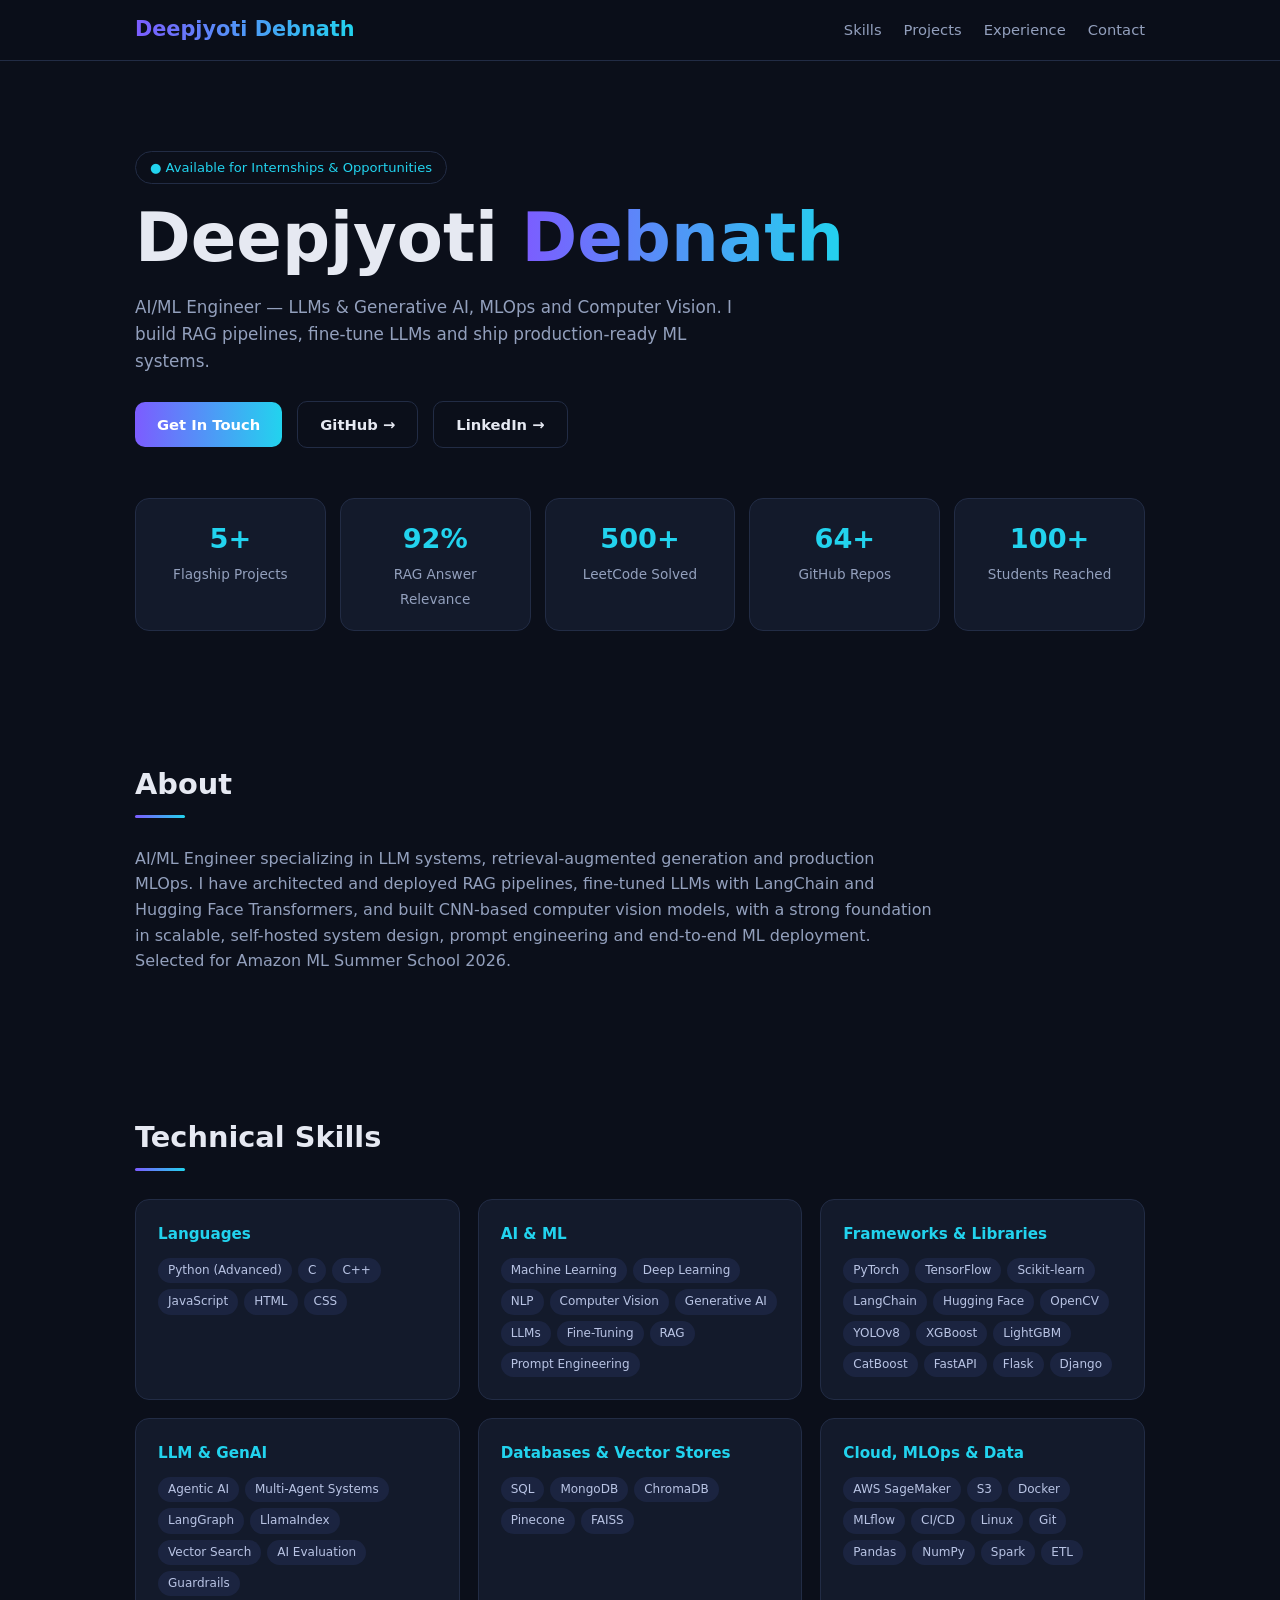
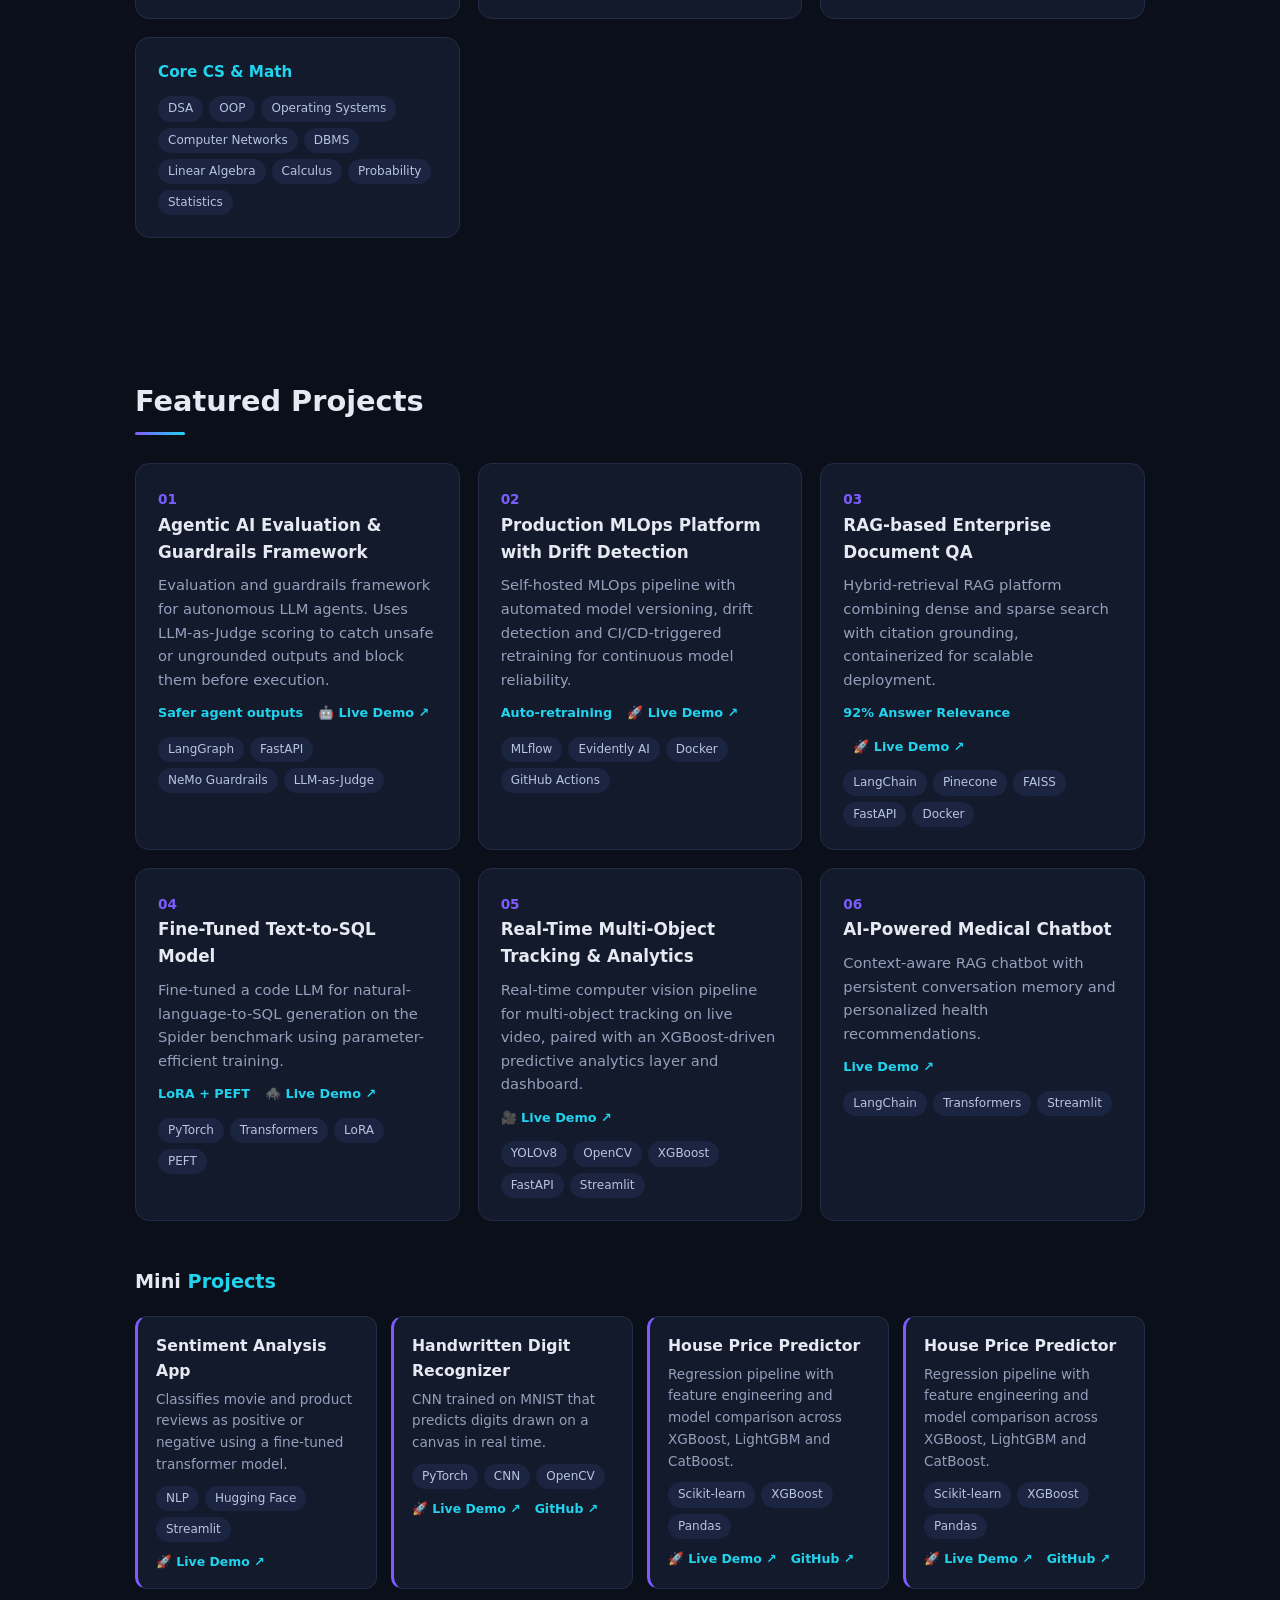
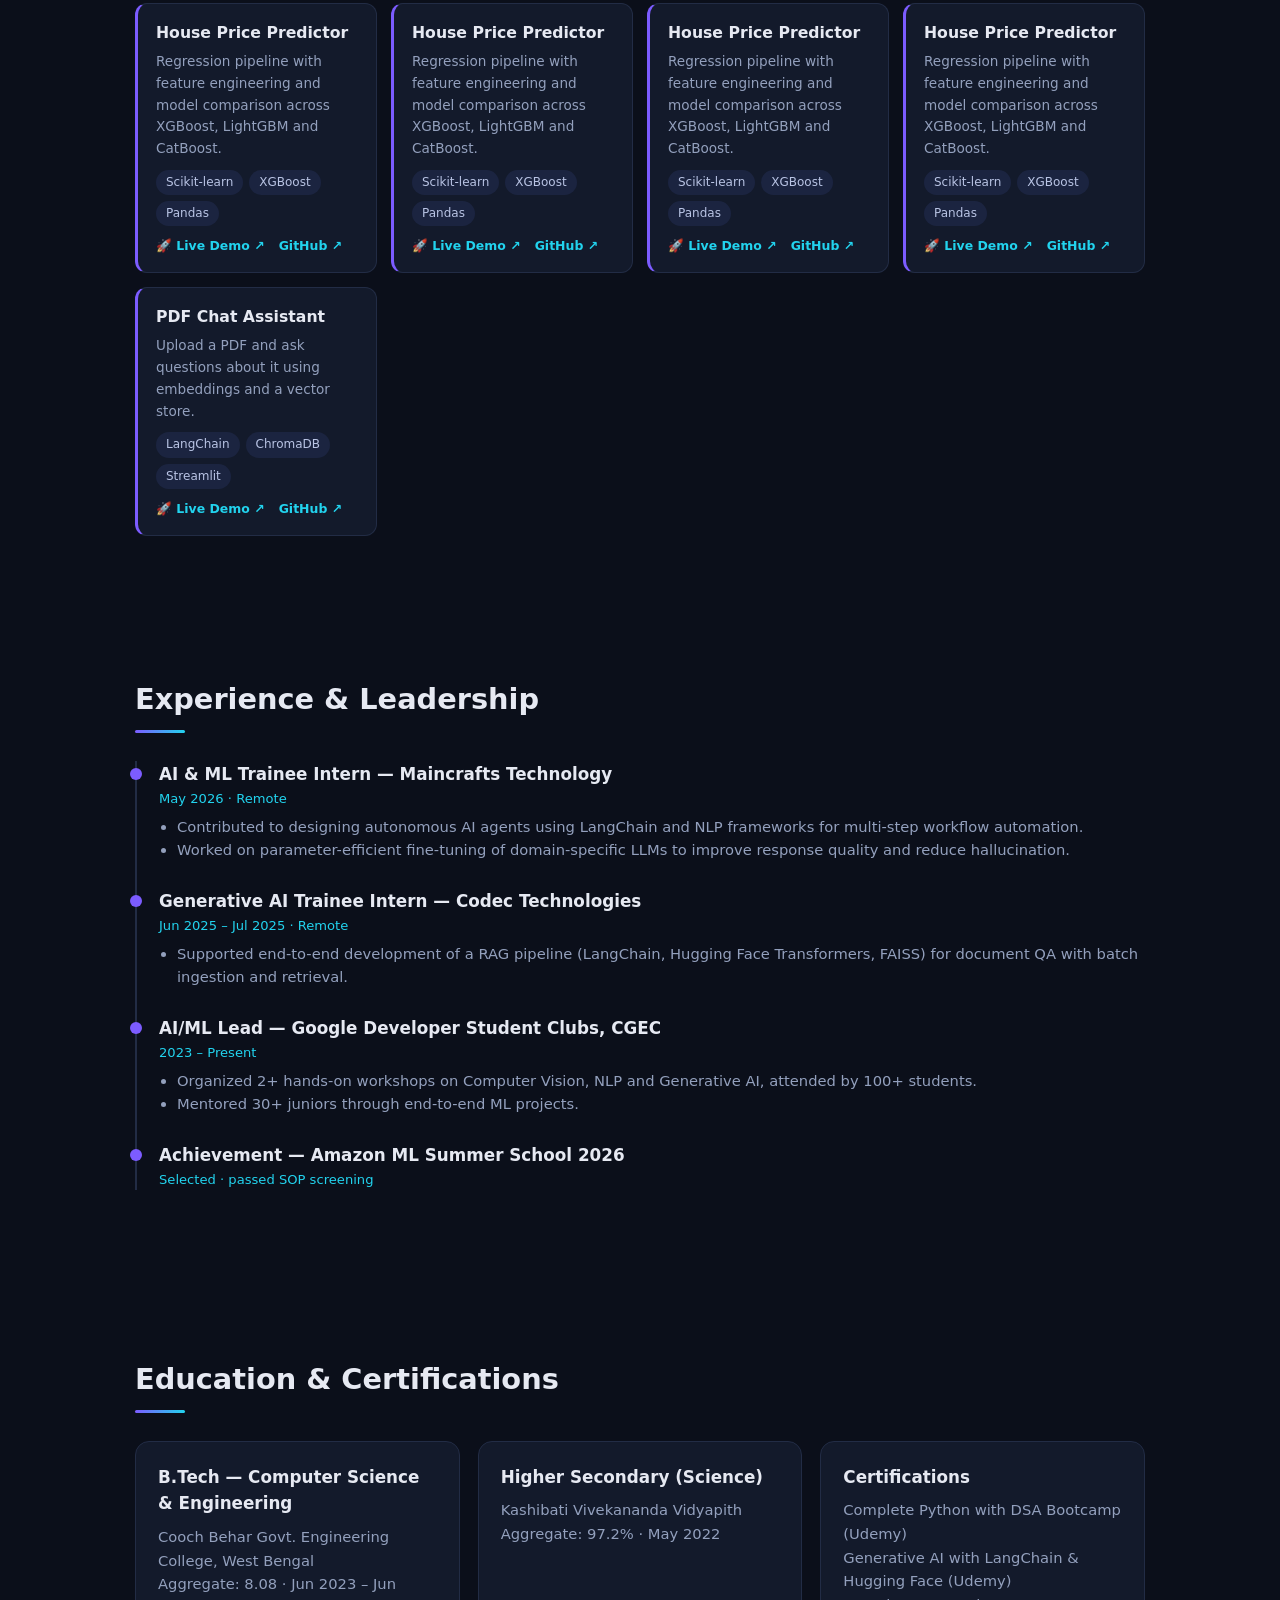
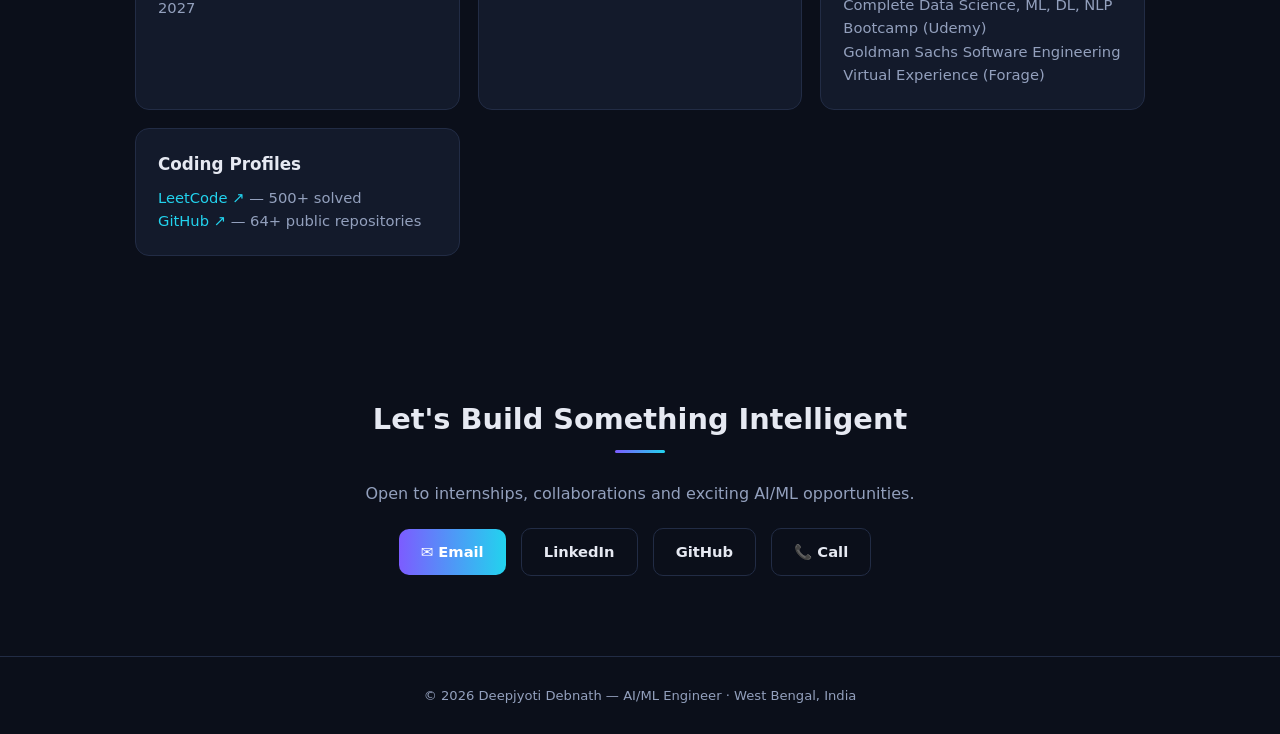
<file: i.html>
<!DOCTYPE html>
<html lang="en">

<head>
    <meta charset="UTF-8">
    <meta name="viewport" content="width=device-width, initial-scale=1.0">
    <title>Deepjyoti Debnath — AI/ML Engineer</title>
    <meta name="description" content="AI/ML Engineer specializing in LLM systems, RAG, MLOps and Computer Vision.">
    <link rel="stylesheet" href="style.css">
</head>

<body>
    <nav>
        <div class="wrap">
            <a href="#" class="logo">Deepjyoti Debnath</a>
            <ul>
                <li><a href="#skills">Skills</a></li>
                <li><a href="#projects">Projects</a></li>
                <li><a href="#experience">Experience</a></li>
                <li><a href="#contact">Contact</a></li>
            </ul>
        </div>
    </nav>

    <header class="hero">
        <div class="wrap">
            <span class="badge">● Available for Internships &amp; Opportunities</span>
            <h1>Deepjyoti <span>Debnath</span></h1>
            <p>AI/ML Engineer — LLMs &amp; Generative AI, MLOps and Computer Vision. I build RAG pipelines, fine-tune LLMs and ship production-ready ML systems.</p>
            <a class="btn p" href="mailto:deepjyotidebnathcse@gmail.com">Get In Touch</a>
            <a class="btn" href="https://github.com/deepjyotidebnath" target="_blank" rel="noopener">GitHub →</a>
            <a class="btn" href="https://linkedin.com/in/deepjyoti-debnath844279316" target="_blank" rel="noopener">LinkedIn →</a>
            <div class="stats">
                <div class="stat"><b>5+</b><span>Flagship Projects</span></div>
                <div class="stat"><b>92%</b><span>RAG Answer Relevance</span></div>
                <div class="stat"><b>500+</b><span>LeetCode Solved</span></div>
                <div class="stat"><b>64+</b><span>GitHub Repos</span></div>
                <div class="stat"><b>100+</b><span>Students Reached</span></div>
            </div>
        </div>
    </header>

    <section id="about">
        <div class="wrap reveal">
            <h2>About</h2>
            <p class="summary">AI/ML Engineer specializing in LLM systems, retrieval-augmented generation and production MLOps. I have architected and deployed RAG pipelines, fine-tuned LLMs with LangChain and Hugging Face Transformers, and built CNN-based computer vision
                models, with a strong foundation in scalable, self-hosted system design, prompt engineering and end-to-end ML deployment. Selected for Amazon ML Summer School 2026.</p>
        </div>
    </section>

    <section id="skills" class="skills">
        <div class="wrap reveal">
            <h2>Technical Skills</h2>
            <div class="grid">
                <div class="card">
                    <h3>Languages</h3>
                    <div class="tags"><span class="tag">Python (Advanced)</span><span class="tag">C</span><span class="tag">C++</span><span class="tag">JavaScript</span><span class="tag">HTML</span><span class="tag">CSS</span></div>
                </div>
                <div class="card">
                    <h3>AI &amp; ML</h3>
                    <div class="tags"><span class="tag">Machine Learning</span><span class="tag">Deep Learning</span><span class="tag">NLP</span><span class="tag">Computer Vision</span><span class="tag">Generative AI</span><span class="tag">LLMs</span><span class="tag">Fine-Tuning</span>
                        <span class="tag">RAG</span><span class="tag">Prompt Engineering</span></div>
                </div>
                <div class="card">
                    <h3>Frameworks &amp; Libraries</h3>
                    <div class="tags"><span class="tag">PyTorch</span><span class="tag">TensorFlow</span><span class="tag">Scikit-learn</span><span class="tag">LangChain</span><span class="tag">Hugging Face</span><span class="tag">OpenCV</span><span class="tag">YOLOv8</span>
                        <span class="tag">XGBoost</span><span class="tag">LightGBM</span><span class="tag">CatBoost</span><span class="tag">FastAPI</span><span class="tag">Flask</span><span class="tag">Django</span></div>
                </div>
                <div class="card">
                    <h3>LLM &amp; GenAI</h3>
                    <div class="tags"><span class="tag">Agentic AI</span><span class="tag">Multi-Agent Systems</span><span class="tag">LangGraph</span><span class="tag">LlamaIndex</span><span class="tag">Vector Search</span><span class="tag">AI Evaluation</span><span class="tag">Guardrails</span></div>
                </div>
                <div class="card">
                    <h3>Databases &amp; Vector Stores</h3>
                    <div class="tags"><span class="tag">SQL</span><span class="tag">MongoDB</span><span class="tag">ChromaDB</span><span class="tag">Pinecone</span><span class="tag">FAISS</span></div>
                </div>
                <div class="card">
                    <h3>Cloud, MLOps &amp; Data</h3>
                    <div class="tags"><span class="tag">AWS SageMaker</span><span class="tag">S3</span><span class="tag">Docker</span><span class="tag">MLflow</span><span class="tag">CI/CD</span><span class="tag">Linux</span><span class="tag">Git</span><span class="tag">Pandas</span>
                        <span class="tag">NumPy</span><span class="tag">Spark</span><span class="tag">ETL</span></div>
                </div>
                <div class="card">
                    <h3>Core CS &amp; Math</h3>
                    <div class="tags"><span class="tag">DSA</span><span class="tag">OOP</span><span class="tag">Operating Systems</span><span class="tag">Computer Networks</span><span class="tag">DBMS</span><span class="tag">Linear Algebra</span><span class="tag">Calculus</span>
                        <span class="tag">Probability</span><span class="tag">Statistics</span></div>
                </div>
            </div>
        </div>
    </section>

    <section id="projects">
        <div class="wrap reveal">
            <h2>Featured Projects</h2>
            <div class="grid">
                <div class="card"><span class="n">01</span>
                    <h3>Agentic AI Evaluation &amp; Guardrails Framework</h3>
                    <p>Evaluation and guardrails framework for autonomous LLM agents. Uses LLM-as-Judge scoring to catch unsafe or ungrounded outputs and block them before execution.</p>
                    <span class="metric">Safer agent outputs</span>
                    <a class="metric" href="https://agenticaiintel.streamlit.app/" target="_blank" rel="noopener">🤖 Live Demo ↗</a>
                    <div class="tags"><span class="tag">LangGraph</span><span class="tag">FastAPI</span><span class="tag">NeMo Guardrails</span><span class="tag">LLM-as-Judge</span></div>
                </div>
                <div class="card"><span class="n">02</span>
                    <h3>Production MLOps Platform with Drift Detection</h3>
                    <p>Self-hosted MLOps pipeline with automated model versioning, drift detection and CI/CD-triggered retraining for continuous model reliability.</p>
                    <span class="metric">Auto-retraining</span>
                    <a class="metric" href="https://driftdetection.streamlit.app/" target="_blank" rel="noopener">🚀 Live Demo ↗</a>
                    <div class="tags"><span class="tag">MLflow</span><span class="tag">Evidently AI</span><span class="tag">Docker</span><span class="tag">GitHub Actions</span></div>
                </div>
                <div class="card"><span class="n">03</span>
                    <h3>RAG-based Enterprise Document QA</h3>
                    <p>Hybrid-retrieval RAG platform combining dense and sparse search with citation grounding, containerized for scalable deployment.</p>
                    <span class="metric">92% Answer Relevance</span>
                    <a class="metric" href="https://ragchatbotbyintellexa.streamlit.app/" target="_blank" rel="noopener">🚀 Live Demo ↗</a>
                    <div class="tags"><span class="tag">LangChain</span><span class="tag">Pinecone</span><span class="tag">FAISS</span><span class="tag">FastAPI</span><span class="tag">Docker</span></div>
                </div>
                <div class="card"><span class="n">04</span>
                    <h3>Fine-Tuned Text-to-SQL Model</h3>
                    <p>Fine-tuned a code LLM for natural-language-to-SQL generation on the Spider benchmark using parameter-efficient training.</p>
                    <span class="metric">LoRA + PEFT</span>
                    <a class="metric" href="https://spiderexplorrerintelle.streamlit.app/" target="_blank" rel="noopener">🕷️ Live Demo ↗</a>
                    <div class="tags"><span class="tag">PyTorch</span><span class="tag">Transformers</span><span class="tag">LoRA</span><span class="tag">PEFT</span></div>
                </div>
                <div class="card"><span class="n">05</span>
                    <h3>Real-Time Multi-Object Tracking &amp; Analytics</h3>
                    <p>Real-time computer vision pipeline for multi-object tracking on live video, paired with an XGBoost-driven predictive analytics layer and dashboard.</p>
                    <a class="metric" href="https://yolov8videodetection.streamlit.app/" target="_blank" rel="noopener">🎥 Live Demo ↗</a>
                    <div class="tags"><span class="tag">YOLOv8</span><span class="tag">OpenCV</span><span class="tag">XGBoost</span><span class="tag">FastAPI</span><span class="tag">Streamlit</span></div>
                </div>
                <div class="card"><span class="n">06</span>
                    <h3>AI-Powered Medical Chatbot</h3>
                    <p>Context-aware RAG chatbot with persistent conversation memory and personalized health recommendations.</p>
                    <a class="metric" href="https://ai-medical-chatbot-intellexa-by-deepjyoti.streamlit.app/" target="_blank" rel="noopener">Live Demo ↗</a>
                    <div class="tags"><span class="tag">LangChain</span><span class="tag">Transformers</span><span class="tag">Streamlit</span></div>
                </div>
            </div>

            <h3 class="sub">Mini <span>Projects</span></h3>
            <div class="mini-grid">
                <div class="mini">
                    <h4>Sentiment Analysis App</h4>
                    <p>Classifies movie and product reviews as positive or negative using a fine-tuned transformer model.</p>
                    <div class="tags"><span class="tag">NLP</span><span class="tag">Hugging Face</span><span class="tag">Streamlit</span></div>
                    <div class="links">
                        <a class="link" href="https://sentiment-yhurappac3oao6fyb3ejehv.streamlit.app/" target="_blank" rel="noopener">🚀 Live Demo ↗</a>
                        <!-- <a class="link" href="https://github.com/deepjyotidebnath" target="_blank" rel="noopener">GitHub ↗</a> -->
                    </div>
                </div>
                <div class="mini">
                    <h4>Handwritten Digit Recognizer</h4>
                    <p>CNN trained on MNIST that predicts digits drawn on a canvas in real time.</p>
                    <div class="tags"><span class="tag">PyTorch</span><span class="tag">CNN</span><span class="tag">OpenCV</span></div>
                    <div class="links">
                        <a class="link" href="https://YOUR-DIGIT-APP.streamlit.app/" target="_blank" rel="noopener">🚀 Live Demo ↗</a>
                        <a class="link" href="https://github.com/deepjyotidebnath" target="_blank" rel="noopener">GitHub ↗</a>
                    </div>
                </div>
                <div class="mini">
                    <h4>House Price Predictor</h4>
                    <p>Regression pipeline with feature engineering and model comparison across XGBoost, LightGBM and CatBoost.</p>
                    <div class="tags"><span class="tag">Scikit-learn</span><span class="tag">XGBoost</span><span class="tag">Pandas</span></div>
                    <div class="links">
                        <a class="link" href="https://YOUR-HOUSE-PRICE-APP.streamlit.app/" target="_blank" rel="noopener">🚀 Live Demo ↗</a>
                        <a class="link" href="https://github.com/deepjyotidebnath" target="_blank" rel="noopener">GitHub ↗</a>
                    </div>
                </div>
                <div class="mini">
                    <h4>House Price Predictor</h4>
                    <p>Regression pipeline with feature engineering and model comparison across XGBoost, LightGBM and CatBoost.</p>
                    <div class="tags"><span class="tag">Scikit-learn</span><span class="tag">XGBoost</span><span class="tag">Pandas</span></div>
                    <div class="links">
                        <a class="link" href="https://YOUR-HOUSE-PRICE-APP.streamlit.app/" target="_blank" rel="noopener">🚀 Live Demo ↗</a>
                        <a class="link" href="https://github.com/deepjyotidebnath" target="_blank" rel="noopener">GitHub ↗</a>
                    </div>
                </div>
                <div class="mini">
                    <h4>House Price Predictor</h4>
                    <p>Regression pipeline with feature engineering and model comparison across XGBoost, LightGBM and CatBoost.</p>
                    <div class="tags"><span class="tag">Scikit-learn</span><span class="tag">XGBoost</span><span class="tag">Pandas</span></div>
                    <div class="links">
                        <a class="link" href="https://YOUR-HOUSE-PRICE-APP.streamlit.app/" target="_blank" rel="noopener">🚀 Live Demo ↗</a>
                        <a class="link" href="https://github.com/deepjyotidebnath" target="_blank" rel="noopener">GitHub ↗</a>
                    </div>
                </div>
                <div class="mini">
                    <h4>House Price Predictor</h4>
                    <p>Regression pipeline with feature engineering and model comparison across XGBoost, LightGBM and CatBoost.</p>
                    <div class="tags"><span class="tag">Scikit-learn</span><span class="tag">XGBoost</span><span class="tag">Pandas</span></div>
                    <div class="links">
                        <a class="link" href="https://YOUR-HOUSE-PRICE-APP.streamlit.app/" target="_blank" rel="noopener">🚀 Live Demo ↗</a>
                        <a class="link" href="https://github.com/deepjyotidebnath" target="_blank" rel="noopener">GitHub ↗</a>
                    </div>
                </div>
                <div class="mini">
                    <h4>House Price Predictor</h4>
                    <p>Regression pipeline with feature engineering and model comparison across XGBoost, LightGBM and CatBoost.</p>
                    <div class="tags"><span class="tag">Scikit-learn</span><span class="tag">XGBoost</span><span class="tag">Pandas</span></div>
                    <div class="links">
                        <a class="link" href="https://YOUR-HOUSE-PRICE-APP.streamlit.app/" target="_blank" rel="noopener">🚀 Live Demo ↗</a>
                        <a class="link" href="https://github.com/deepjyotidebnath" target="_blank" rel="noopener">GitHub ↗</a>
                    </div>
                </div>
                <div class="mini">
                    <h4>House Price Predictor</h4>
                    <p>Regression pipeline with feature engineering and model comparison across XGBoost, LightGBM and CatBoost.</p>
                    <div class="tags"><span class="tag">Scikit-learn</span><span class="tag">XGBoost</span><span class="tag">Pandas</span></div>
                    <div class="links">
                        <a class="link" href="https://YOUR-HOUSE-PRICE-APP.streamlit.app/" target="_blank" rel="noopener">🚀 Live Demo ↗</a>
                        <a class="link" href="https://github.com/deepjyotidebnath" target="_blank" rel="noopener">GitHub ↗</a>
                    </div>
                </div>
                <div class="mini">
                    <h4>PDF Chat Assistant</h4>
                    <p>Upload a PDF and ask questions about it using embeddings and a vector store.</p>
                    <div class="tags"><span class="tag">LangChain</span><span class="tag">ChromaDB</span><span class="tag">Streamlit</span></div>
                    <div class="links">
                        <a class="link" href="https://YOUR-PDF-CHAT-APP.streamlit.app/" target="_blank" rel="noopener">🚀 Live Demo ↗</a>
                        <a class="link" href="https://github.com/deepjyotidebnath" target="_blank" rel="noopener">GitHub ↗</a>
                    </div>
                </div>
            </div>
        </div>
    </section>

    <section id="experience">
        <div class="wrap reveal">
            <h2>Experience &amp; Leadership</h2>
            <div class="tl">
                <div class="item">
                    <h3>AI &amp; ML Trainee Intern — Maincrafts Technology</h3>
                    <div class="meta">May 2026 · Remote</div>
                    <ul>
                        <li>Contributed to designing autonomous AI agents using LangChain and NLP frameworks for multi-step workflow automation.</li>
                        <li>Worked on parameter-efficient fine-tuning of domain-specific LLMs to improve response quality and reduce hallucination.</li>
                    </ul>
                </div>
                <div class="item">
                    <h3>Generative AI Trainee Intern — Codec Technologies</h3>
                    <div class="meta">Jun 2025 – Jul 2025 · Remote</div>
                    <ul>
                        <li>Supported end-to-end development of a RAG pipeline (LangChain, Hugging Face Transformers, FAISS) for document QA with batch ingestion and retrieval.</li>
                    </ul>
                </div>
                <div class="item">
                    <h3>AI/ML Lead — Google Developer Student Clubs, CGEC</h3>
                    <div class="meta">2023 – Present</div>
                    <ul>
                        <li>Organized 2+ hands-on workshops on Computer Vision, NLP and Generative AI, attended by 100+ students.</li>
                        <li>Mentored 30+ juniors through end-to-end ML projects.</li>
                    </ul>
                </div>
                <div class="item">
                    <h3>Achievement — Amazon ML Summer School 2026</h3>
                    <div class="meta">Selected · passed SOP screening</div>
                </div>
            </div>
        </div>
    </section>

    <section id="education">
        <div class="wrap reveal">
            <h2>Education &amp; Certifications</h2>
            <div class="grid">
                <div class="card">
                    <h3>B.Tech — Computer Science &amp; Engineering</h3>
                    <p>Cooch Behar Govt. Engineering College, West Bengal<br>Aggregate: 8.08 · Jun 2023 – Jun 2027</p>
                </div>
                <div class="card">
                    <h3>Higher Secondary (Science)</h3>
                    <p>Kashibati Vivekananda Vidyapith<br>Aggregate: 97.2% · May 2022</p>
                </div>
                <div class="card">
                    <h3>Certifications</h3>
                    <p>Complete Python with DSA Bootcamp (Udemy)<br>Generative AI with LangChain &amp; Hugging Face (Udemy)<br>Complete Data Science, ML, DL, NLP Bootcamp (Udemy)<br>Goldman Sachs Software Engineering Virtual Experience (Forage)</p>
                </div>
                <div class="card">
                    <h3>Coding Profiles</h3>
                    <p><a href="https://leetcode.com/u/deep23118" target="_blank" rel="noopener">LeetCode ↗</a> — 500+ solved<br><a href="https://github.com/deepjyotidebnath" target="_blank" rel="noopener">GitHub ↗</a> — 64+ public repositories</p>
                </div>
            </div>
        </div>
    </section>

    <section id="contact" class="contact">
        <div class="wrap reveal">
            <h2>Let's Build Something Intelligent</h2>
            <p>Open to internships, collaborations and exciting AI/ML opportunities.</p>
            <a class="btn p" href="mailto:deepjyotidebnathcse@gmail.com">✉ Email</a>
            <a class="btn" href="https://linkedin.com/in/deepjyoti-debnath844279316" target="_blank" rel="noopener">LinkedIn</a>
            <a class="btn" href="https://github.com/deepjyotidebnath" target="_blank" rel="noopener">GitHub</a>
            <a class="btn" href="tel:+918116265152">📞 Call</a>
        </div>
    </section>

    <footer>© <span id="y"></span> Deepjyoti Debnath — AI/ML Engineer · West Bengal, India</footer>

    <script src="script.js"></script>
</body>

</html>
</file>
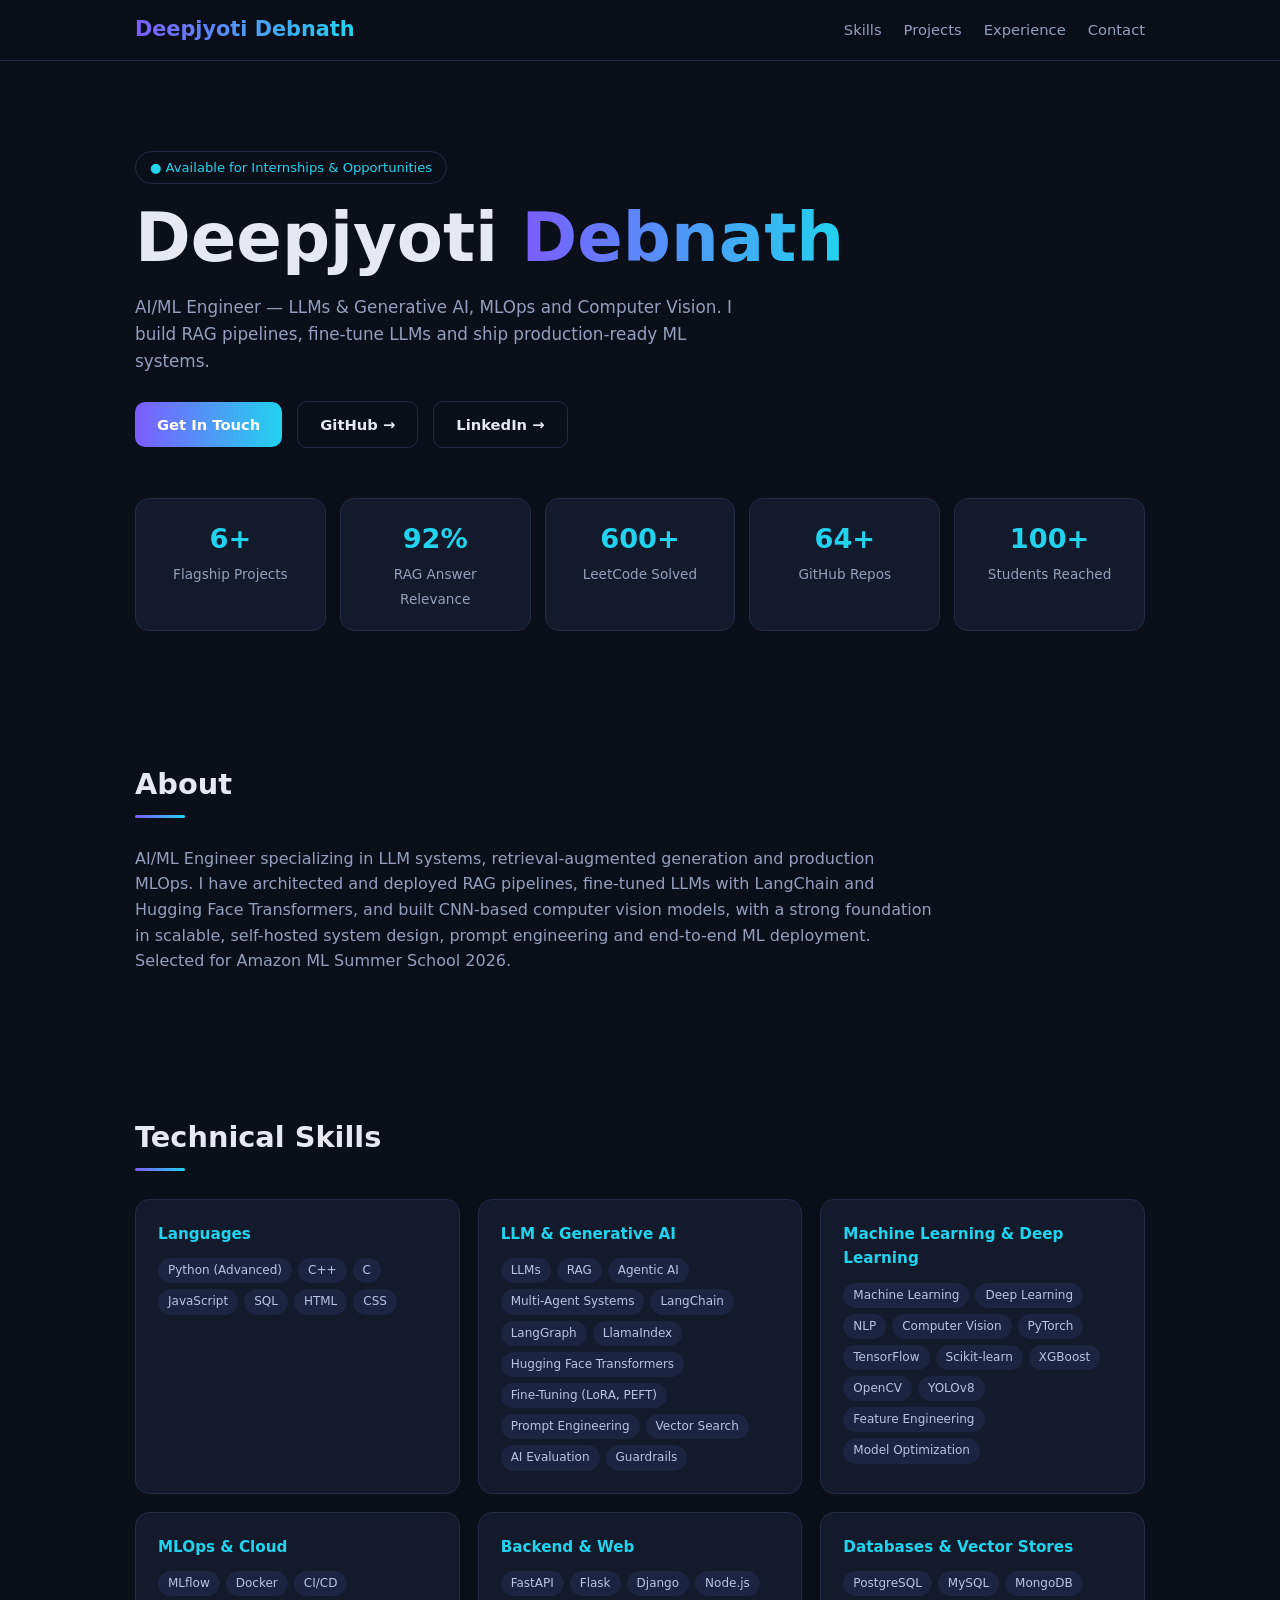
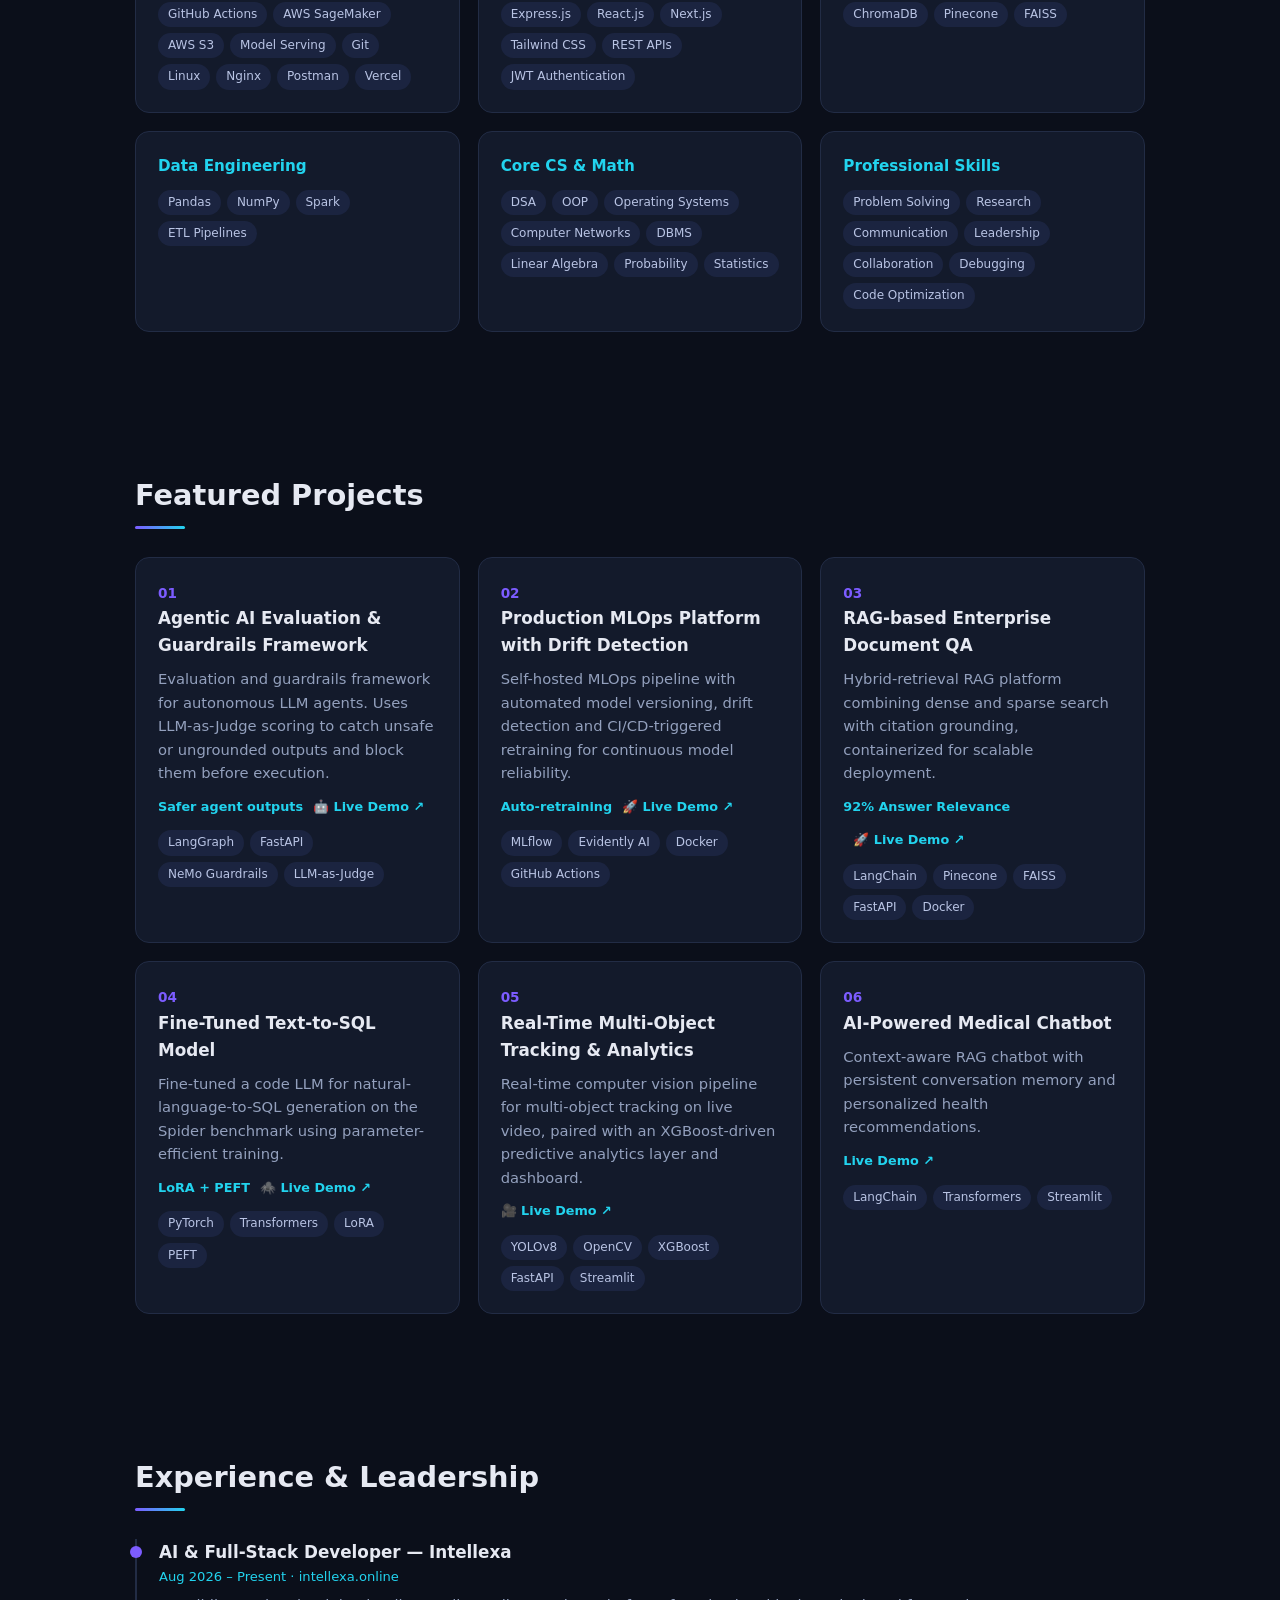
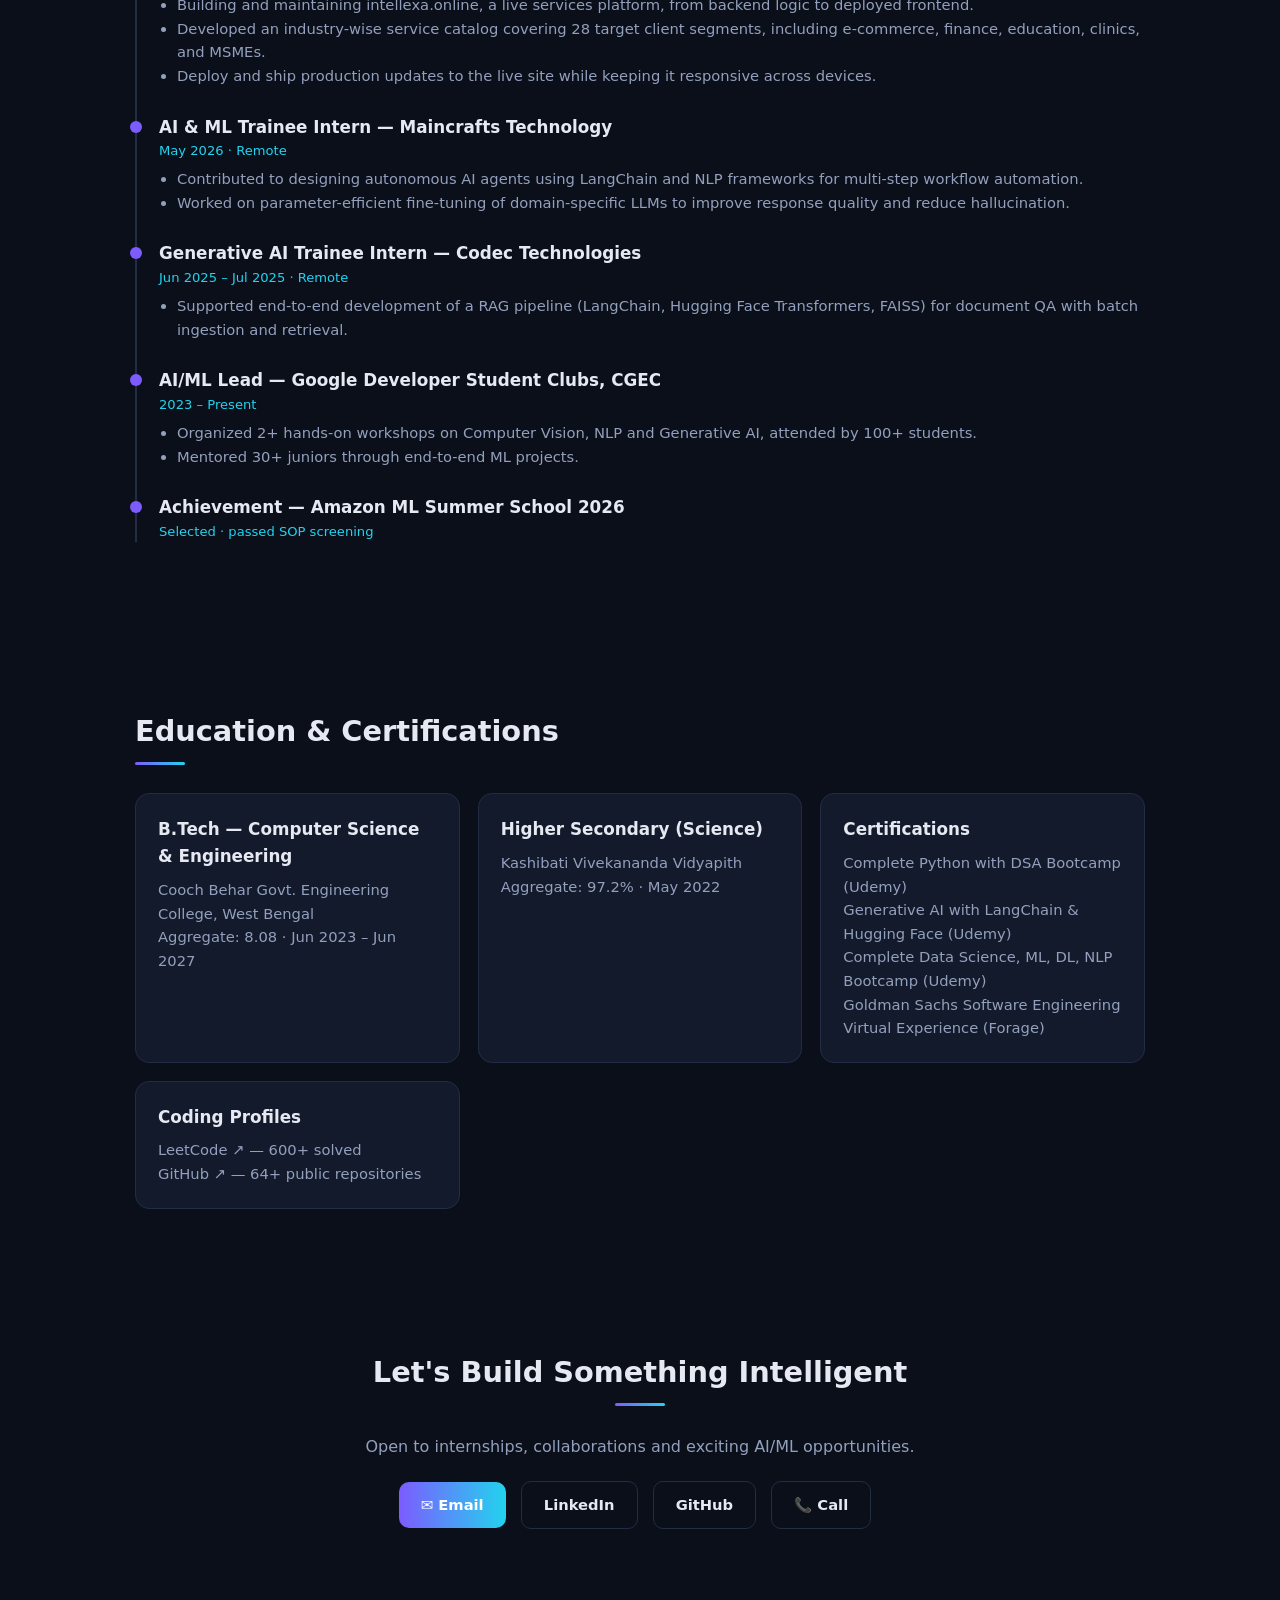
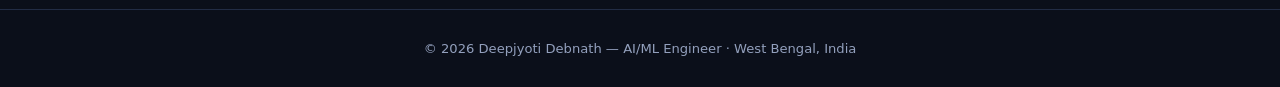
<file: i2.html>
<!DOCTYPE html>
<html lang="en">

<head>
    <meta charset="UTF-8">
    <meta name="viewport" content="width=device-width, initial-scale=1.0">
    <title>Deepjyoti Debnath — AI/ML Engineer</title>
    <meta name="description" content="AI/ML Engineer specializing in LLM systems, RAG, MLOps and Computer Vision.">
    <style>
         :root {
            --bg: #0b0f1a;
            --card: #131a2b;
            --line: #222c45;
            --txt: #e6e9f2;
            --mut: #93a0bd;
            --a: #7c5cff;
            --b: #22d3ee
        }
        
        * {
            box-sizing: border-box;
            margin: 0;
            padding: 0
        }
        
        html {
            scroll-behavior: smooth
        }
        
        body {
            font-family: Inter, system-ui, -apple-system, Segoe UI, sans-serif;
            background: var(--bg);
            color: var(--txt);
            line-height: 1.6
        }
        
        a {
            color: inherit;
            text-decoration: none
        }
        
        .wrap {
            max-width: 1050px;
            margin: auto;
            padding: 0 20px
        }
        
        nav {
            position: sticky;
            top: 0;
            z-index: 10;
            background: rgba(11, 15, 26, .85);
            backdrop-filter: blur(10px);
            border-bottom: 1px solid var(--line)
        }
        
        nav .wrap {
            display: flex;
            justify-content: space-between;
            align-items: center;
            height: 60px
        }
        
        .logo {
            font-weight: 800;
            font-size: 1.3rem;
            background: linear-gradient(90deg, var(--a), var(--b));
            -webkit-background-clip: text;
            color: transparent
        }
        
        nav ul {
            display: flex;
            gap: 22px;
            list-style: none;
            font-size: .92rem;
            color: var(--mut)
        }
        
        nav ul a:hover {
            color: var(--txt)
        }
        
        section {
            padding: 70px 0
        }
        
        h2 {
            font-size: 1.8rem;
            margin-bottom: 28px
        }
        
        h2::after {
            content: "";
            display: block;
            width: 50px;
            height: 3px;
            margin-top: 8px;
            background: linear-gradient(90deg, var(--a), var(--b));
            border-radius: 3px
        }
        
        .hero {
            padding: 90px 0 60px
        }
        
        .badge {
            display: inline-block;
            padding: 5px 14px;
            border: 1px solid var(--line);
            border-radius: 99px;
            font-size: .82rem;
            color: var(--b);
            margin-bottom: 18px
        }
        
        .hero h1 {
            font-size: clamp(2.4rem, 7vw, 4.2rem);
            line-height: 1.1
        }
        
        .hero h1 span {
            background: linear-gradient(90deg, var(--a), var(--b));
            -webkit-background-clip: text;
            color: transparent
        }
        
        .hero p {
            color: var(--mut);
            max-width: 620px;
            margin: 18px 0 26px;
            font-size: 1.05rem
        }
        
        .btn {
            display: inline-block;
            padding: 11px 22px;
            border-radius: 10px;
            border: 1px solid var(--line);
            margin: 0 10px 10px 0;
            font-weight: 600;
            font-size: .92rem;
            transition: .2s
        }
        
        .btn:hover {
            border-color: var(--a);
            transform: translateY(-2px)
        }
        
        .btn.p {
            background: linear-gradient(90deg, var(--a), var(--b));
            border: 0;
            color: #fff
        }
        
        .stats {
            display: grid;
            grid-template-columns: repeat(auto-fit, minmax(150px, 1fr));
            gap: 14px;
            margin-top: 40px
        }
        
        .stat {
            background: var(--card);
            border: 1px solid var(--line);
            border-radius: 14px;
            padding: 18px;
            text-align: center
        }
        
        .stat b {
            display: block;
            font-size: 1.7rem;
            color: var(--b)
        }
        
        .stat span {
            color: var(--mut);
            font-size: .85rem
        }
        
        .summary {
            color: var(--mut);
            max-width: 800px
        }
        
        .grid {
            display: grid;
            grid-template-columns: repeat(auto-fit, minmax(300px, 1fr));
            gap: 18px
        }
        
        .card {
            background: var(--card);
            border: 1px solid var(--line);
            border-radius: 14px;
            padding: 22px;
            transition: .2s
        }
        
        .card:hover {
            border-color: var(--a);
            transform: translateY(-4px)
        }
        
        .card h3 {
            font-size: 1.05rem;
            margin-bottom: 8px
        }
        
        .card p {
            color: var(--mut);
            font-size: .92rem
        }
        
        .card .n {
            color: var(--a);
            font-weight: 800;
            font-size: .85rem
        }
        
        .tags {
            display: flex;
            flex-wrap: wrap;
            gap: 6px;
            margin-top: 12px
        }
        
        .tag {
            font-size: .75rem;
            padding: 3px 10px;
            border-radius: 99px;
            background: #1b2440;
            color: #b9c4e4
        }
        
        .metric {
            display: inline-block;
            margin-top: 12px;
            font-size: .8rem;
            color: var(--b);
            font-weight: 700
        }
        
        .skills .card h3 {
            color: var(--b);
            font-size: .95rem
        }
        
        .tl {
            border-left: 2px solid var(--line);
            padding-left: 22px
        }
        
        .tl .item {
            position: relative;
            margin-bottom: 26px
        }
        
        .tl .item::before {
            content: "";
            position: absolute;
            left: -29px;
            top: 7px;
            width: 12px;
            height: 12px;
            border-radius: 50%;
            background: var(--a)
        }
        
        .tl h3 {
            font-size: 1.05rem
        }
        
        .tl .meta {
            color: var(--b);
            font-size: .82rem;
            margin-bottom: 6px
        }
        
        .tl ul {
            color: var(--mut);
            font-size: .92rem;
            padding-left: 18px
        }
        
        .contact {
            text-align: center
        }
        
        .contact h2::after {
            margin-inline: auto
        }
        
        .contact p {
            color: var(--mut);
            margin-bottom: 22px
        }
        
        footer {
            text-align: center;
            color: var(--mut);
            font-size: .82rem;
            padding: 28px 0;
            border-top: 1px solid var(--line)
        }
        
        .reveal {
            opacity: 0;
            transform: translateY(18px);
            transition: .6s
        }
        
        .reveal.show {
            opacity: 1;
            transform: none
        }
        
        @media(max-width:640px) {
            nav ul {
                gap: 12px;
                font-size: .8rem
            }
        }
    </style>
</head>

<body>
    <nav>
        <div class="wrap"><a href="#" class="logo">Deepjyoti Debnath</a>
            <ul>
                <li><a href="#skills">Skills</a></li>
                <li><a href="#projects">Projects</a></li>
                <li><a href="#experience">Experience</a></li>
                <li><a href="#contact">Contact</a></li>
            </ul>
        </div>
    </nav>

    <header class="hero">
        <div class="wrap">
            <span class="badge">● Available for Internships &amp; Opportunities</span>
            <h1>Deepjyoti <span>Debnath</span></h1>
            <p>AI/ML Engineer — LLMs &amp; Generative AI, MLOps and Computer Vision. I build RAG pipelines, fine-tune LLMs and ship production-ready ML systems.</p>
            <a class="btn p" href="mailto:deepjyotidebnathcse@gmail.com">Get In Touch</a>
            <a class="btn" href="https://github.com/deepjyotidebnath" target="_blank" rel="noopener">GitHub →</a>
            <a class="btn" href="https://www.linkedin.com/in/deepjyoti-debnath-844279316/" target="_blank" rel="noopener">LinkedIn →</a>
            <div class="stats">
                <div class="stat"><b>6+</b><span>Flagship Projects</span></div>
                <div class="stat"><b>92%</b><span>RAG Answer Relevance</span></div>
                <div class="stat"><b>600+</b><span>LeetCode Solved</span></div>
                <div class="stat"><b>64+</b><span>GitHub Repos</span></div>
                <div class="stat"><b>100+</b><span>Students Reached</span></div>
            </div>
        </div>
    </header>

    <section>
        <div class="wrap reveal">
            <h2>About</h2>
            <p class="summary">AI/ML Engineer specializing in LLM systems, retrieval-augmented generation and production MLOps. I have architected and deployed RAG pipelines, fine-tuned LLMs with LangChain and Hugging Face Transformers, and built CNN-based computer vision
                models, with a strong foundation in scalable, self-hosted system design, prompt engineering and end-to-end ML deployment. Selected for Amazon ML Summer School 2026.</p>
        </div>
    </section>

    <section id="skills" class="skills">
        <div class="wrap reveal">
            <h2>Technical Skills</h2>
            <div class="grid">
                <div class="card">
                    <h3>Languages</h3>
                    <div class="tags"><span class="tag">Python (Advanced)</span><span class="tag">C++</span><span class="tag">C</span><span class="tag">JavaScript</span><span class="tag">SQL</span><span class="tag">HTML</span><span class="tag">CSS</span></div>
                </div>
                <div class="card">
                    <h3>LLM &amp; Generative AI</h3>
                    <div class="tags"><span class="tag">LLMs</span><span class="tag">RAG</span><span class="tag">Agentic AI</span><span class="tag">Multi-Agent Systems</span><span class="tag">LangChain</span><span class="tag">LangGraph</span><span class="tag">LlamaIndex</span>
                        <span class="tag">Hugging Face Transformers</span>
                        <span class="tag">Fine-Tuning (LoRA, PEFT)</span><span class="tag">Prompt Engineering</span><span class="tag">Vector Search</span><span class="tag">AI Evaluation</span><span class="tag">Guardrails</span></div>
                </div>
                <div class="card">
                    <h3>Machine Learning &amp; Deep Learning</h3>
                    <div class="tags"><span class="tag">Machine Learning</span><span class="tag">Deep Learning</span><span class="tag">NLP</span><span class="tag">Computer Vision</span><span class="tag">PyTorch</span><span class="tag">TensorFlow</span><span class="tag">Scikit-learn</span>
                        <span class="tag">XGBoost</span>
                        <span class="tag">OpenCV</span><span class="tag">YOLOv8</span><span class="tag">Feature Engineering</span><span class="tag">Model Optimization</span></div>
                </div>
                <div class="card">
                    <h3>MLOps &amp; Cloud</h3>
                    <div class="tags"><span class="tag">MLflow</span><span class="tag">Docker</span><span class="tag">CI/CD</span><span class="tag">GitHub Actions</span><span class="tag">AWS SageMaker</span><span class="tag">AWS S3</span><span class="tag">Model Serving</span>
                        <span class="tag">Git</span>
                        <span class="tag">Linux</span><span class="tag">Nginx</span><span class="tag">Postman</span><span class="tag">Vercel</span></div>
                </div>
                <div class="card">
                    <h3>Backend &amp; Web</h3>
                    <div class="tags"><span class="tag">FastAPI</span><span class="tag">Flask</span><span class="tag">Django</span><span class="tag">Node.js</span><span class="tag">Express.js</span><span class="tag">React.js</span><span class="tag">Next.js</span>
                        <span class="tag">Tailwind CSS</span>
                        <span class="tag">REST APIs</span><span class="tag">JWT Authentication</span></div>
                </div>
                <div class="card">
                    <h3>Databases &amp; Vector Stores</h3>
                    <div class="tags"><span class="tag">PostgreSQL</span><span class="tag">MySQL</span><span class="tag">MongoDB</span><span class="tag">ChromaDB</span><span class="tag">Pinecone</span><span class="tag">FAISS</span></div>
                </div>
                <div class="card">
                    <h3>Data Engineering</h3>
                    <div class="tags"><span class="tag">Pandas</span><span class="tag">NumPy</span><span class="tag">Spark</span><span class="tag">ETL Pipelines</span></div>
                </div>
                <div class="card">
                    <h3>Core CS &amp; Math</h3>
                    <div class="tags"><span class="tag">DSA</span><span class="tag">OOP</span><span class="tag">Operating Systems</span><span class="tag">Computer Networks</span><span class="tag">DBMS</span><span class="tag">Linear Algebra</span>
                        <span class="tag">Probability</span><span class="tag">Statistics</span></div>
                </div>
                <div class="card">
                    <h3>Professional Skills</h3>
                    <div class="tags"><span class="tag">Problem Solving</span><span class="tag">Research</span><span class="tag">Communication</span><span class="tag">Leadership</span><span class="tag">Collaboration</span><span class="tag">Debugging</span><span class="tag">Code Optimization</span></div>
                </div>
            </div>
        </div>
    </section>
    <section id="projects">
        <div class="wrap reveal">
            <h2>Featured Projects</h2>
            <div class="grid">
                <div class="card"><span class="n">01</span>
                    <h3>Agentic AI Evaluation &amp; Guardrails Framework</h3>
                    <p>Evaluation and guardrails framework for autonomous LLM agents. Uses LLM-as-Judge scoring to catch unsafe or ungrounded outputs and block them before execution.</p><span class="metric">Safer agent outputs</span><a class="metric" href="https://agenticaiintel.streamlit.app/"
                        target="_blank" rel="noopener" style="margin-left: 10px;">🤖 Live Demo ↗</a>
                    <div class="tags"><span class="tag">LangGraph</span><span class="tag">FastAPI</span><span class="tag">NeMo Guardrails</span><span class="tag">LLM-as-Judge</span></div>
                </div>
                <div class="card"><span class="n">02</span>
                    <h3>Production MLOps Platform with Drift Detection</h3>
                    <p>Self-hosted MLOps pipeline with automated model versioning, drift detection and CI/CD-triggered retraining for continuous model reliability.</p><span class="metric">Auto-retraining</span><a class="metric" href="https://driftdetection.streamlit.app/"
                        target="_blank" rel="noopener" style="margin-left: 10px;">🚀 Live Demo ↗</a>
                    <div class="tags"><span class="tag">MLflow</span><span class="tag">Evidently AI</span><span class="tag">Docker</span><span class="tag">GitHub Actions</span></div>
                </div>
                <div class="card"><span class="n">03</span>
                    <h3>RAG-based Enterprise Document QA</h3>
                    <p>Hybrid-retrieval RAG platform combining dense and sparse search with citation grounding, containerized for scalable deployment.</p>
                    <span class="metric">92% Answer Relevance</span>
                    <a class="metric" href="https://ragchatbotbyintellexa.streamlit.app/" target="_blank" rel="noopener" style="margin-left: 10px;">🚀 Live Demo ↗</a>
                    <div class="tags"><span class="tag">LangChain</span><span class="tag">Pinecone</span><span class="tag">FAISS</span><span class="tag">FastAPI</span><span class="tag">Docker</span></div>
                </div>
                <div class="card"><span class="n">04</span>
                    <h3>Fine-Tuned Text-to-SQL Model</h3>
                    <p>Fine-tuned a code LLM for natural-language-to-SQL generation on the Spider benchmark using parameter-efficient training.</p><span class="metric">LoRA + PEFT</span><a class="metric" href="https://spiderexplorrerintelle.streamlit.app/"
                        target="_blank" rel="noopener" style="margin-left: 10px;">🕷️ Live Demo ↗</a>
                    <div class="tags"><span class="tag">PyTorch</span><span class="tag">Transformers</span><span class="tag">LoRA</span><span class="tag">PEFT</span></div>
                </div>
                <div class="card"><span class="n">05</span>
                    <h3>Real-Time Multi-Object Tracking &amp; Analytics</h3>
                    <p>Real-time computer vision pipeline for multi-object tracking on live video, paired with an XGBoost-driven predictive analytics layer and dashboard.</p><a class="metric" href="https://yolov8videodetection.streamlit.app/" target="_blank"
                        rel="noopener">🎥 Live Demo ↗</a>
                    <div class="tags"><span class="tag">YOLOv8</span><span class="tag">OpenCV</span><span class="tag">XGBoost</span><span class="tag">FastAPI</span><span class="tag">Streamlit</span></div>
                </div>
                <div class="card"><span class="n">06</span>
                    <h3>AI-Powered Medical Chatbot</h3>
                    <p>Context-aware RAG chatbot with persistent conversation memory and personalized health recommendations.</p><a class="metric" href="https://ai-medical-chatbot-intellexa-by-deepjyoti.streamlit.app/" target="_blank" rel="noopener">Live Demo ↗</a>
                    <div class="tags"><span class="tag">LangChain</span><span class="tag">Transformers</span><span class="tag">Streamlit</span></div>
                </div>
            </div>
        </div>
    </section>

    <section id="experience">
        <div class="wrap reveal">
            <h2>Experience &amp; Leadership</h2>
            <div class="tl">
                <div class="item">
                    <h3>AI &amp; Full-Stack Developer — Intellexa</h3>
                    <div class="meta">Aug 2026 – Present · intellexa.online</div>
                    <ul>
                        <li>Building and maintaining intellexa.online, a live services platform, from backend logic to deployed frontend.</li>
                        <li>Developed an industry-wise service catalog covering 28 target client segments, including e-commerce, finance, education, clinics, and MSMEs.</li>
                        <li>Deploy and ship production updates to the live site while keeping it responsive across devices.</li>
                    </ul>
                </div>
                <div class="item">
                    <h3>AI &amp; ML Trainee Intern — Maincrafts Technology</h3>
                    <div class="meta">May 2026 · Remote</div>
                    <ul>
                        <li>Contributed to designing autonomous AI agents using LangChain and NLP frameworks for multi-step workflow automation.</li>
                        <li>Worked on parameter-efficient fine-tuning of domain-specific LLMs to improve response quality and reduce hallucination.</li>
                    </ul>
                </div>
                <div class="item">
                    <h3>Generative AI Trainee Intern — Codec Technologies</h3>
                    <div class="meta">Jun 2025 – Jul 2025 · Remote</div>
                    <ul>
                        <li>Supported end-to-end development of a RAG pipeline (LangChain, Hugging Face Transformers, FAISS) for document QA with batch ingestion and retrieval.</li>
                    </ul>
                </div>
                <div class="item">
                    <h3>AI/ML Lead — Google Developer Student Clubs, CGEC</h3>
                    <div class="meta">2023 – Present</div>
                    <ul>
                        <li>Organized 2+ hands-on workshops on Computer Vision, NLP and Generative AI, attended by 100+ students.</li>
                        <li>Mentored 30+ juniors through end-to-end ML projects.</li>
                    </ul>
                </div>
                <div class="item">
                    <h3>Achievement — Amazon ML Summer School 2026</h3>
                    <div class="meta">Selected · passed SOP screening</div>
                </div>
            </div>
        </div>
    </section>

    <section>
        <div class="wrap reveal">
            <h2>Education &amp; Certifications</h2>
            <div class="grid">
                <div class="card">
                    <h3>B.Tech — Computer Science &amp; Engineering</h3>
                    <p>Cooch Behar Govt. Engineering College, West Bengal<br>Aggregate: 8.08 · Jun 2023 – Jun 2027</p>
                </div>
                <div class="card">
                    <h3>Higher Secondary (Science)</h3>
                    <p>Kashibati Vivekananda Vidyapith<br>Aggregate: 97.2% · May 2022</p>
                </div>
                <div class="card">
                    <h3>Certifications</h3>
                    <p>Complete Python with DSA Bootcamp (Udemy)<br>Generative AI with LangChain &amp; Hugging Face (Udemy)<br>Complete Data Science, ML, DL, NLP Bootcamp (Udemy)<br>Goldman Sachs Software Engineering Virtual Experience (Forage)</p>
                </div>
                <div class="card">
                    <h3>Coding Profiles</h3>
                    <p><a href="https://leetcode.com/u/deep23118" target="_blank" rel="noopener">LeetCode ↗</a> — 600+ solved<br><a href="https://github.com/deepjyotidebnath" target="_blank" rel="noopener">GitHub ↗</a> — 64+ public repositories</p>
                </div>
            </div>
        </div>
    </section>

    <section id="contact" class="contact">
        <div class="wrap reveal">
            <h2>Let's Build Something Intelligent</h2>
            <p>Open to internships, collaborations and exciting AI/ML opportunities.</p>
            <a class="btn p" href="mailto:deepjyotidebnathcse@gmail.com">✉ Email</a>
            <a class="btn" href="https://www.linkedin.com/in/deepjyoti-debnath-844279316/" target="_blank" rel="noopener">LinkedIn</a>
            <a class="btn" href="https://github.com/deepjyotidebnath" target="_blank" rel="noopener">GitHub</a>
            <a class="btn" href="tel:+918116265152">📞 Call</a>
        </div>
    </section>

    <footer>© <span id="y"></span> Deepjyoti Debnath — AI/ML Engineer · West Bengal, India</footer>

    <script>
        document.getElementById('y').textContent = new Date().getFullYear();
        const io = new IntersectionObserver(e => e.forEach(x => {
            if (x.isIntersecting) {
                x.target.classList.add('show');
                io.unobserve(x.target)
            }
        }), {
            threshold: .08
        });
        document.querySelectorAll('.reveal').forEach(el => io.observe(el));
    </script>
</body>

</html>
</file>
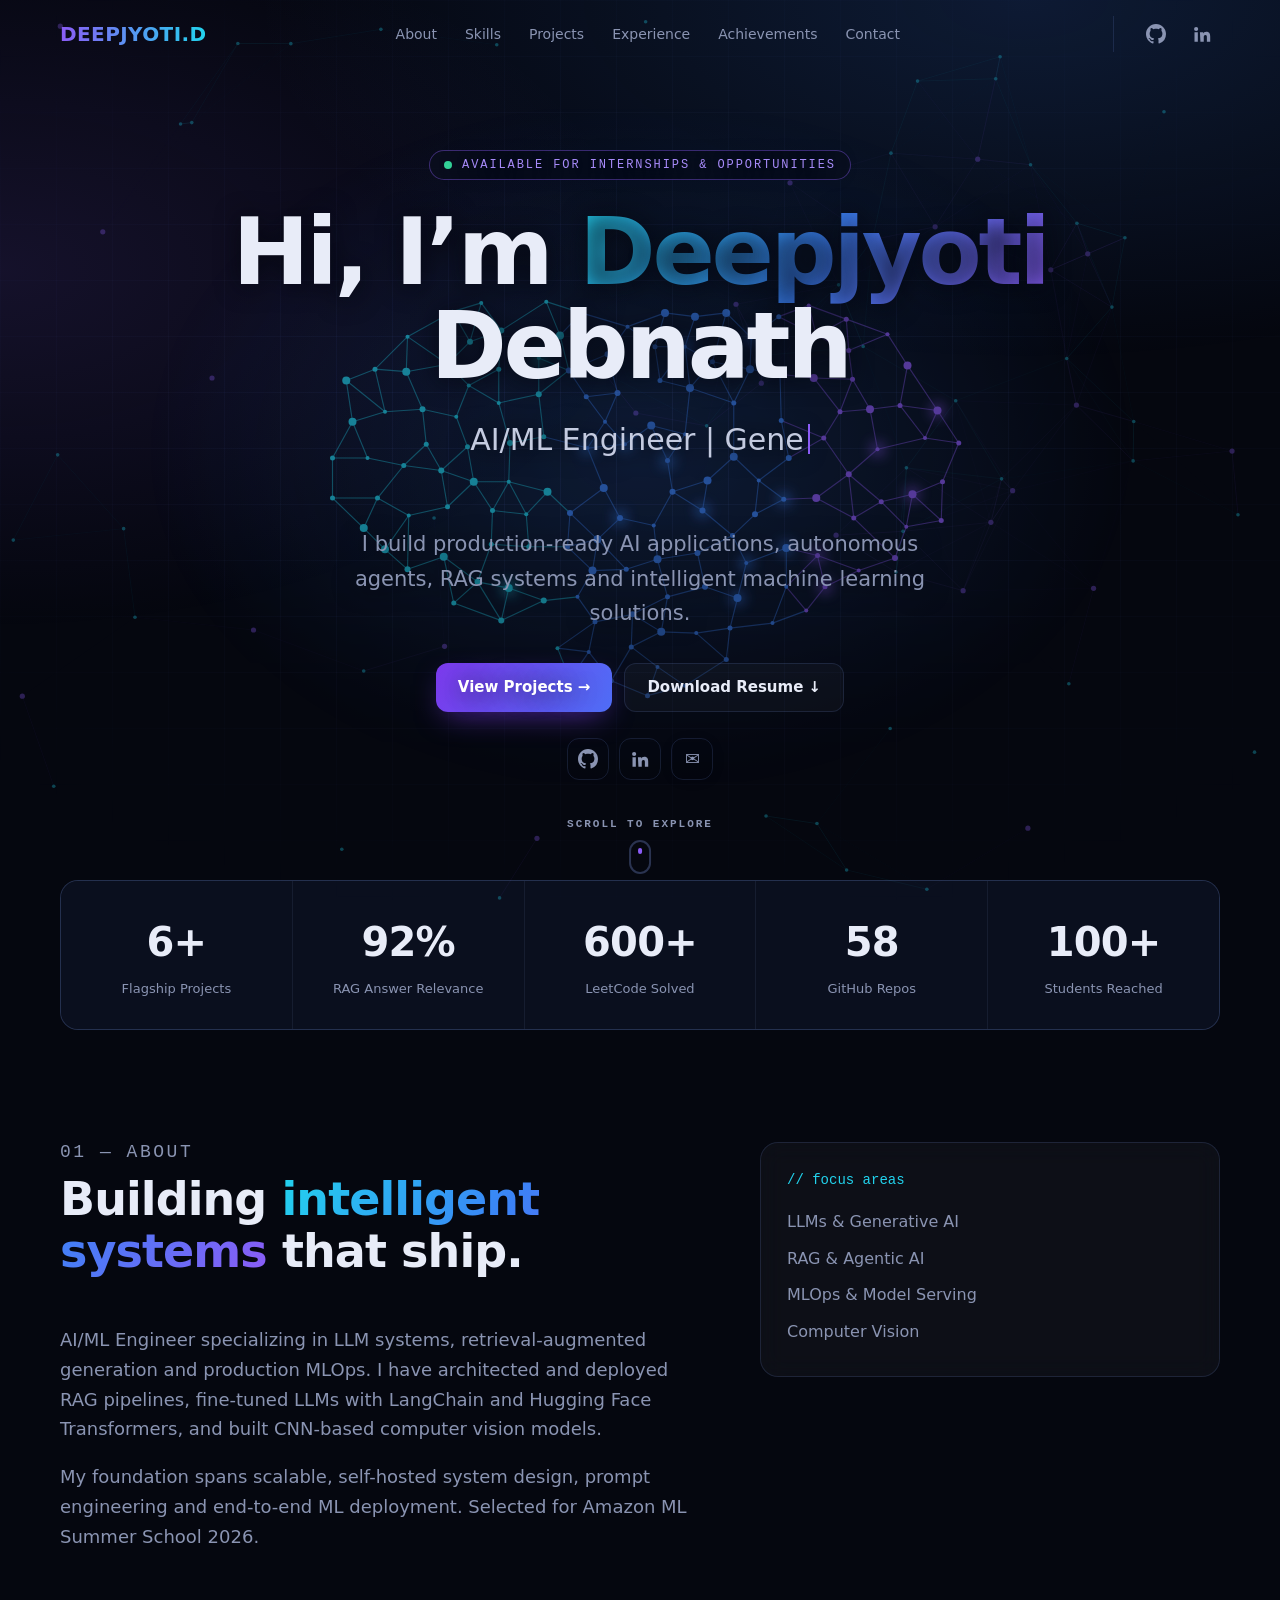
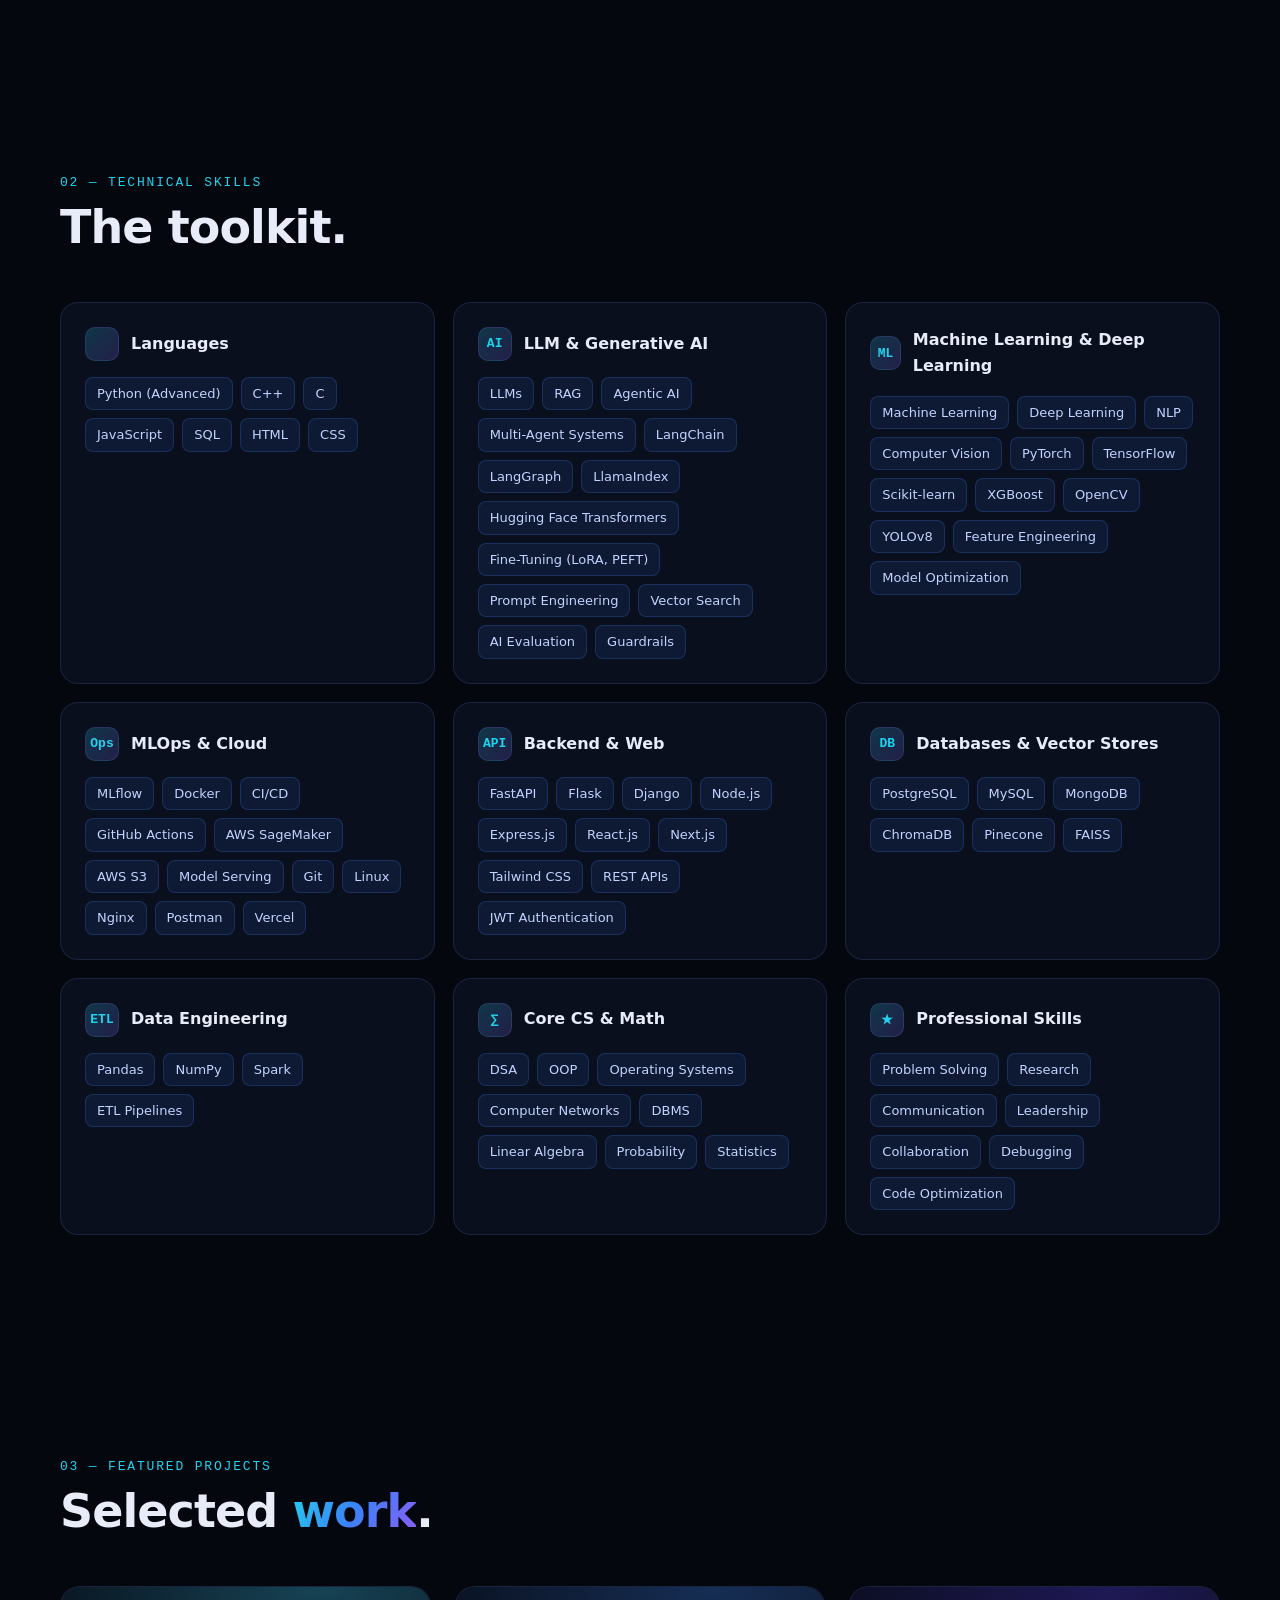
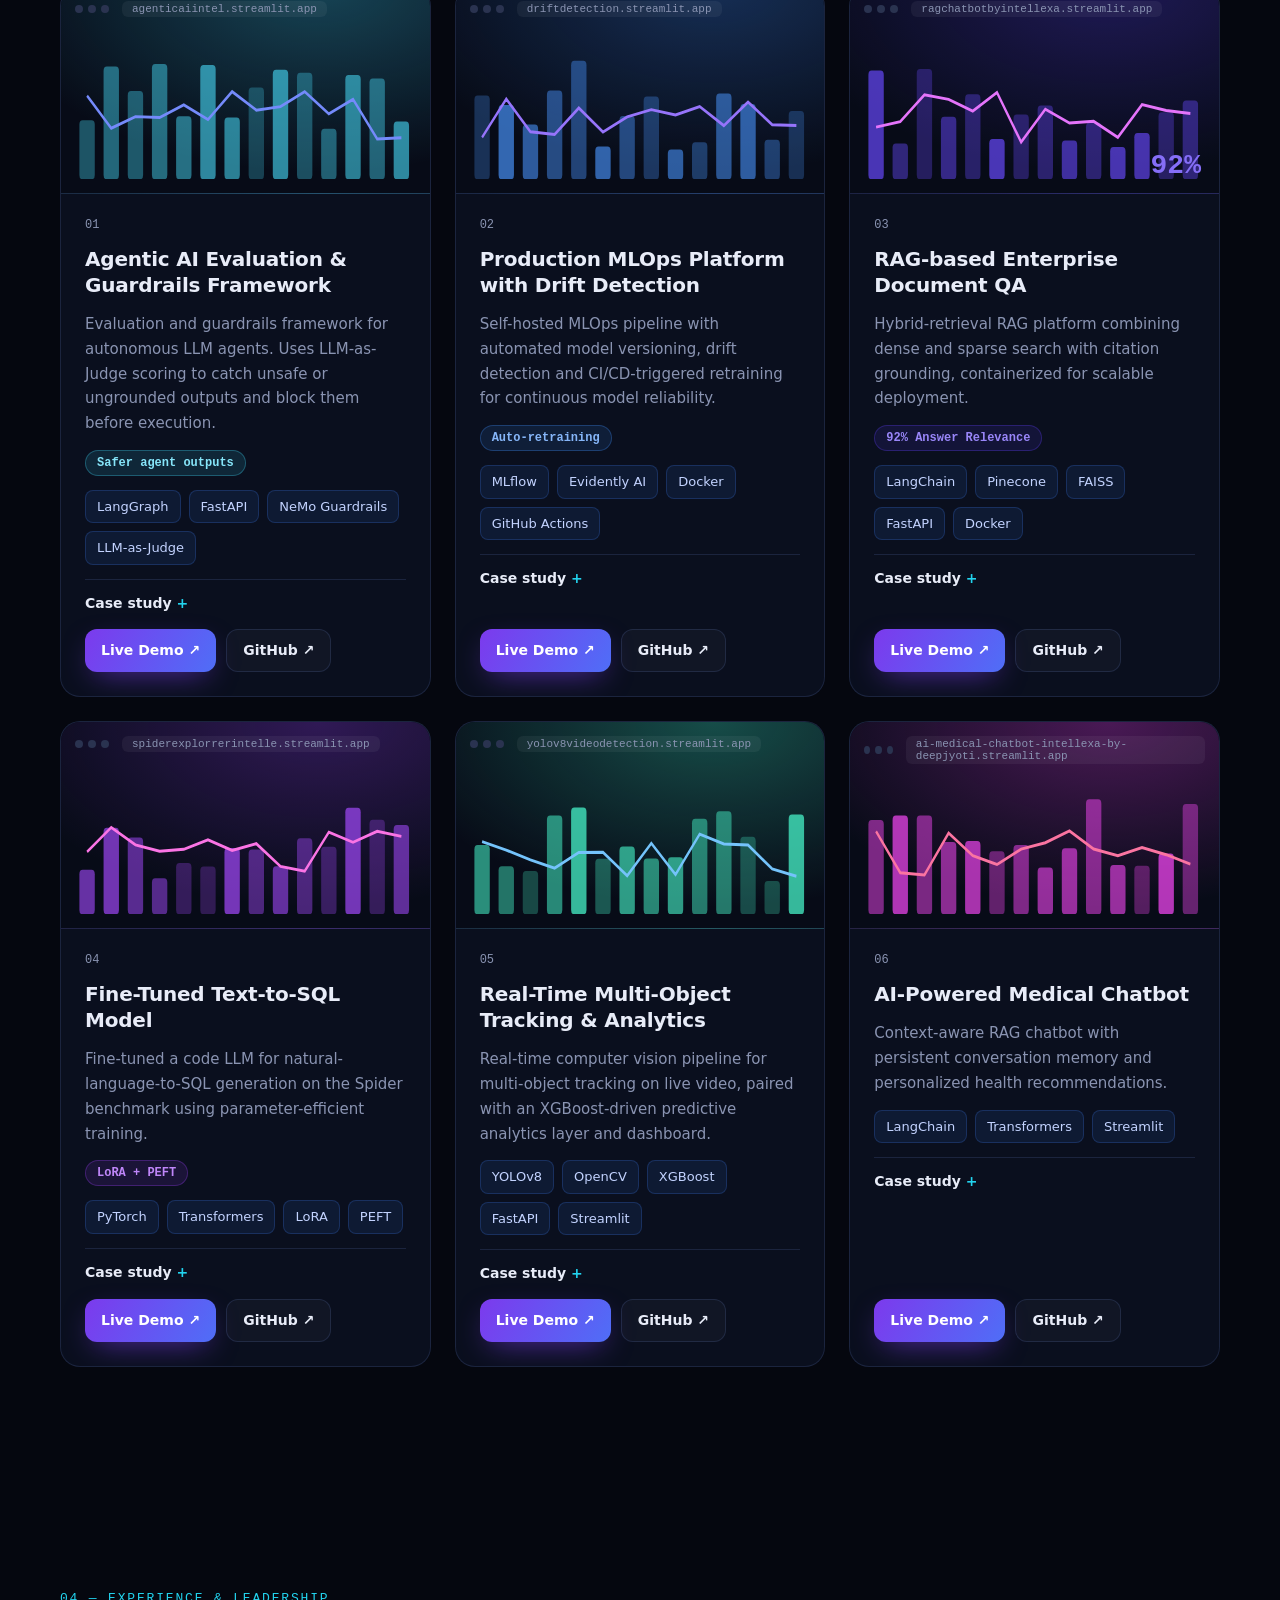
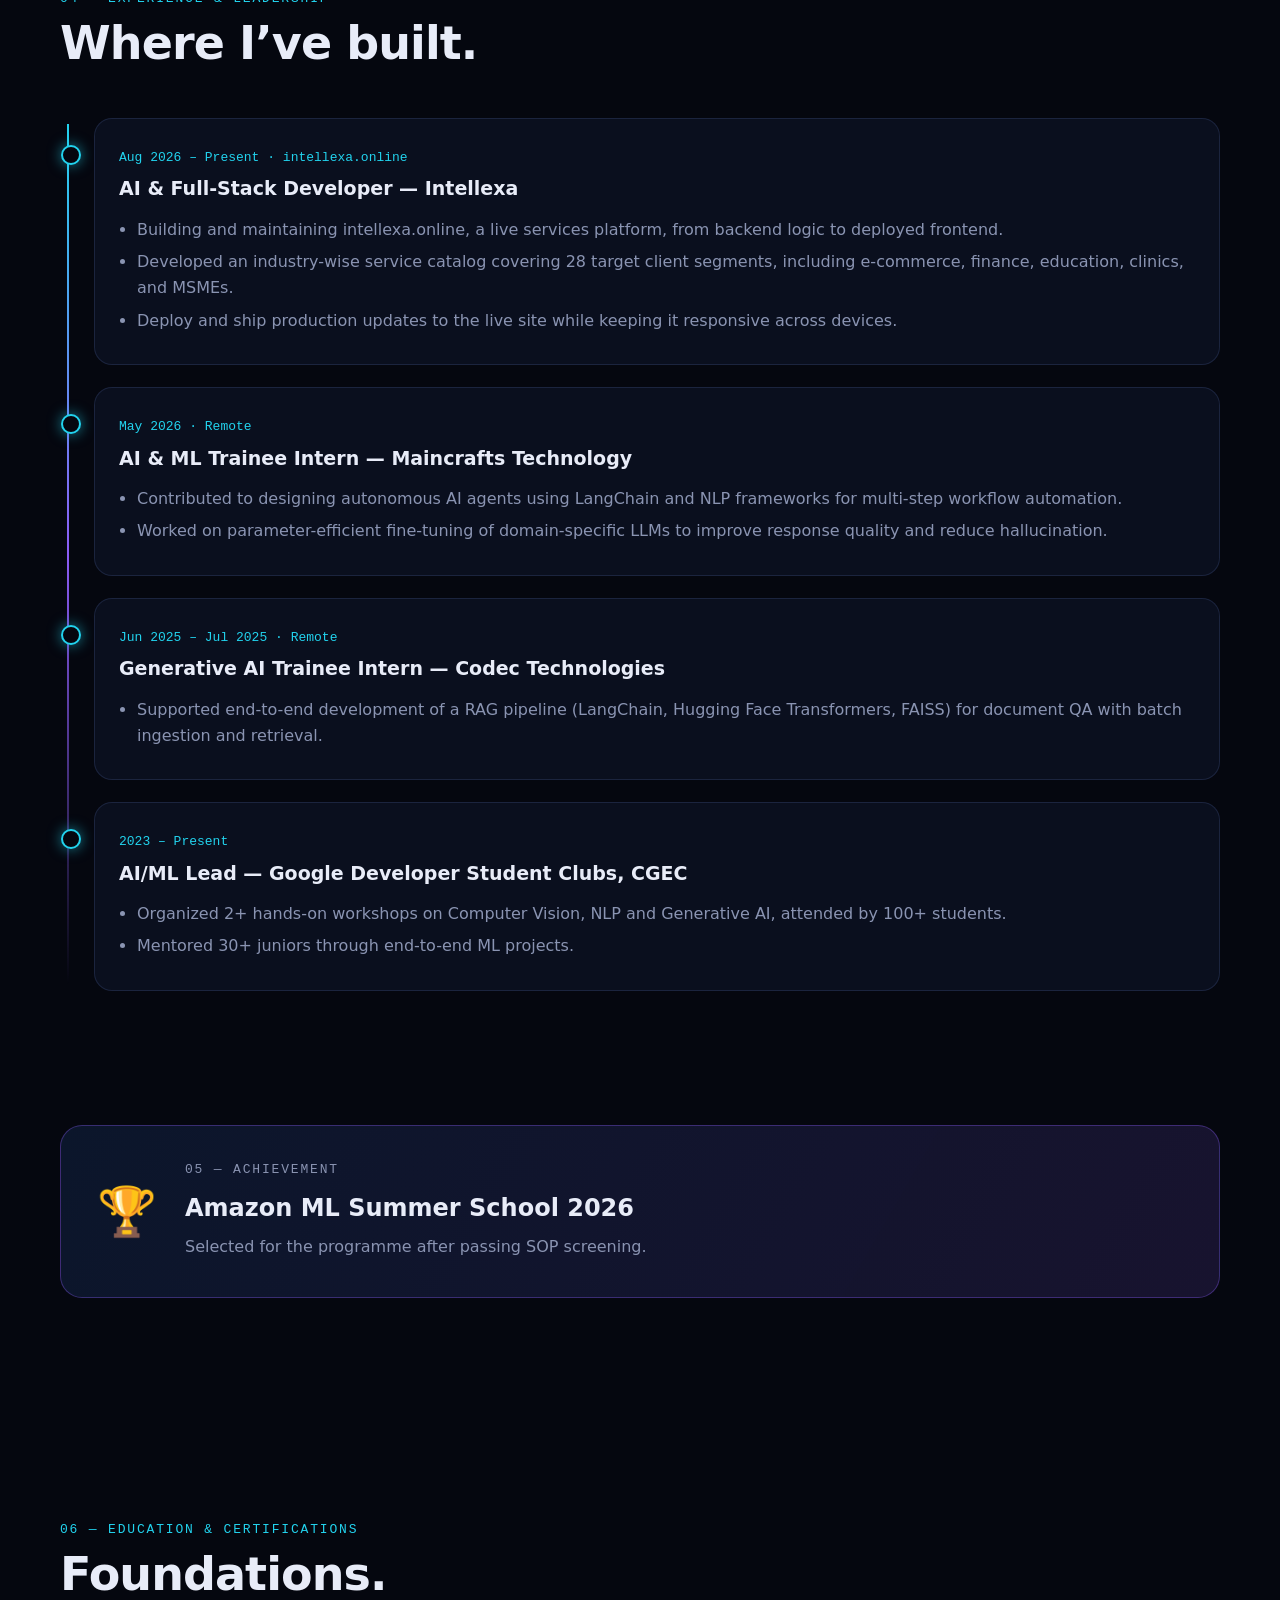
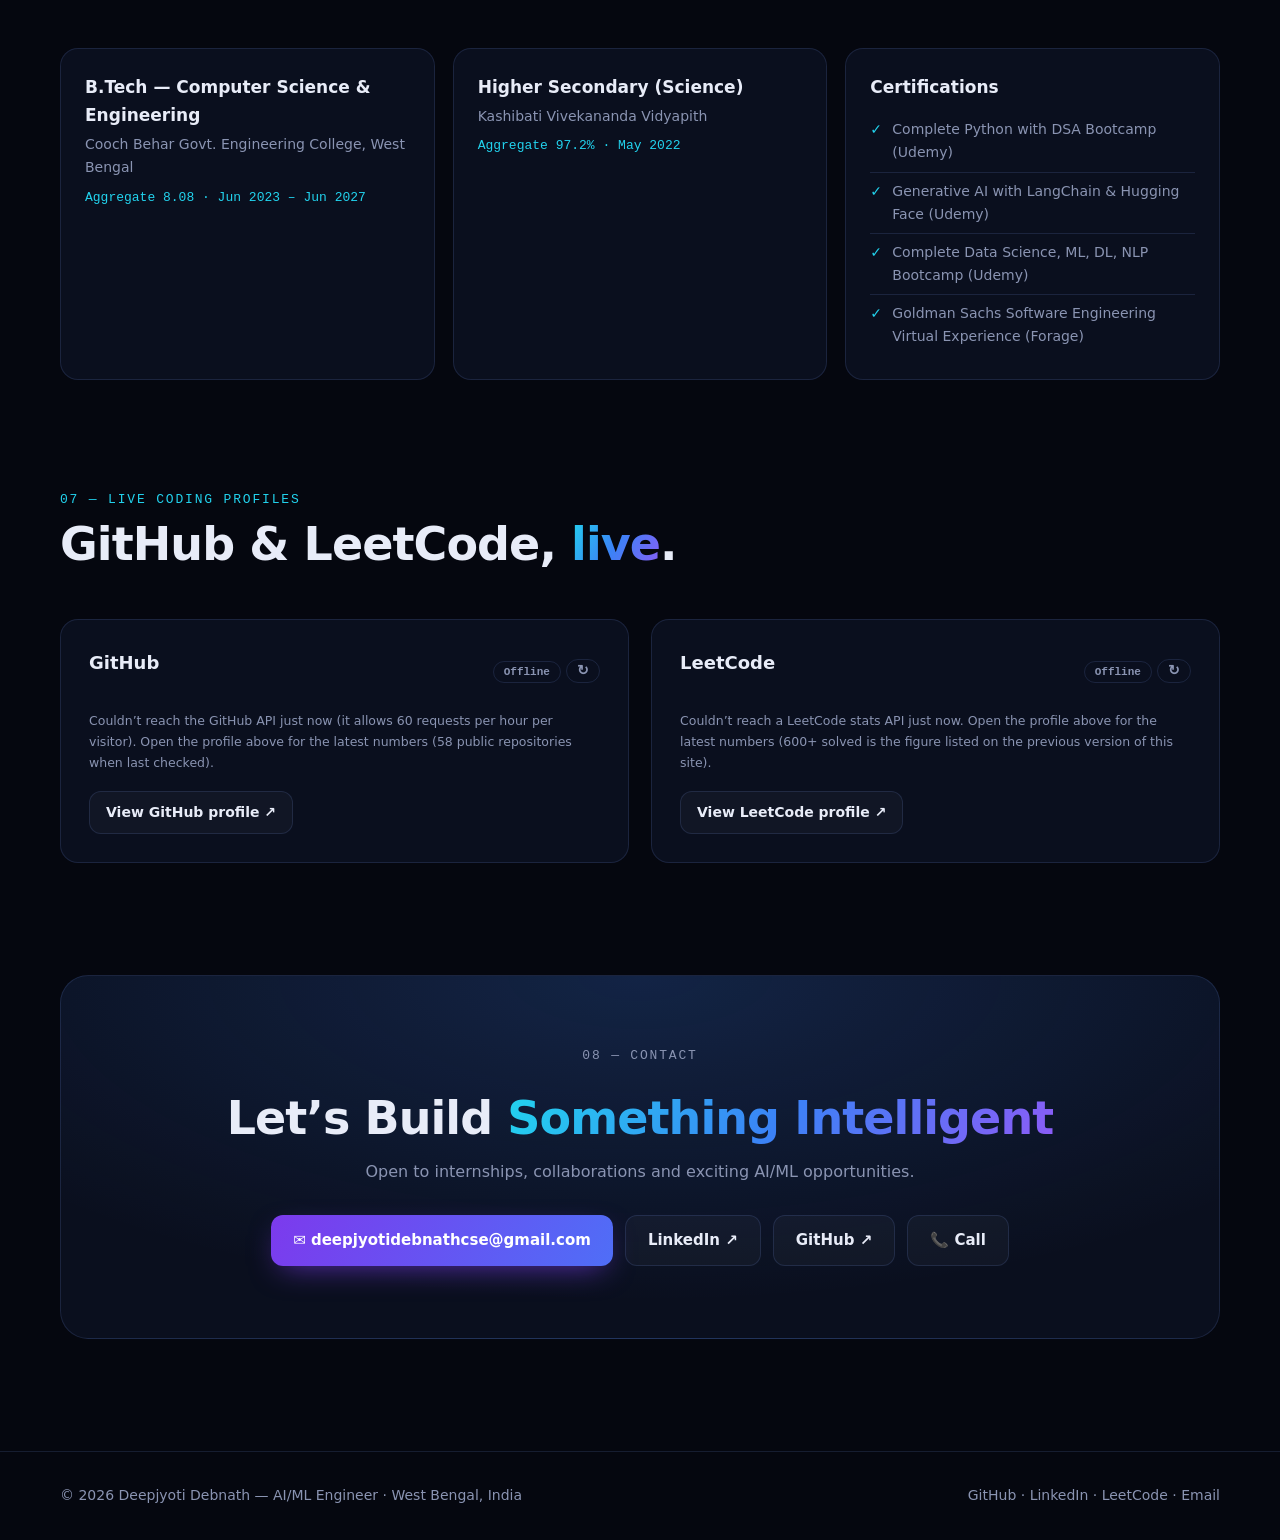
<file: x.html>
<!DOCTYPE html>
<html lang="en">

<head>
    <meta charset="utf-8">
    <meta name="viewport" content="width=device-width, initial-scale=1, viewport-fit=cover">
    <title>Deepjyoti Debnath — AI/ML Engineer | Generative AI, LLMs, MLOps</title>
    <meta name="description" content="Deepjyoti Debnath is an AI/ML Engineer specializing in LLM systems, RAG, MLOps and Computer Vision. Selected for Amazon ML Summer School 2026.">
    <meta name="author" content="Deepjyoti Debnath">
    <meta name="theme-color" content="#05070f">
    <meta property="og:type" content="website">
    <meta property="og:title" content="Deepjyoti Debnath — AI/ML Engineer">
    <meta property="og:description" content="I build RAG pipelines, fine-tune LLMs and ship production-ready ML systems.">
    <meta name="twitter:card" content="summary">
    <link rel="icon" href="data:image/svg+xml,%3Csvg xmlns='http://www.w3.org/2000/svg' viewBox='0 0 100 100'%3E%3Ctext y='.9em' font-size='90'%3E🧠%3C/text%3E%3C/svg%3E">
    <script type="application/ld+json">
        {
            "@context": "https://schema.org",
            "@type": "Person",
            "name": "Deepjyoti Debnath",
            "jobTitle": "AI/ML Engineer",
            "email": "mailto:deepjyotidebnathcse@gmail.com",
            "sameAs": ["https://github.com/deepjyotidebnath", "https://www.linkedin.com/in/deepjyoti-debnath-844279316/", "https://leetcode.com/u/deep23118"],
            "alumniOf": "Cooch Behar Govt. Engineering College"
        }
    </script>
    <style>
         :root {
            --bg: #05070f;
            --bg2: #0a0f1e;
            --tx: #e8ecf8;
            --mu: #8a94b2;
            --bd: rgba(130, 160, 255, .14);
            --b: #3b82f6;
            --c: #22d3ee;
            --p: #8b5cf6;
            --g: linear-gradient(120deg, var(--c), var(--b) 50%, var(--p));
            --f: system-ui, -apple-system, "Segoe UI", Roboto, Helvetica, Arial, sans-serif;
            --m: ui-monospace, SFMono-Regular, Menlo, Consolas, monospace
        }
        
        * {
            box-sizing: border-box;
            margin: 0
        }
        
        html {
            scroll-behavior: smooth;
            scroll-padding-top: 80px
        }
        
        body {
            background: var(--bg);
            color: var(--tx);
            font: 16px/1.65 var(--f);
            -webkit-font-smoothing: antialiased;
            overflow-x: hidden;
            padding-top: env(safe-area-inset-top)
        }
        
        body::before {
            content: "";
            position: fixed;
            inset: 0;
            background: radial-gradient(60% 40% at 80% 0, rgba(59, 130, 246, .16), transparent), radial-gradient(50% 40% at 0 30%, rgba(139, 92, 246, .12), transparent);
            pointer-events: none;
            z-index: -1
        }
        
        a {
            color: inherit;
            text-decoration: none
        }
        
        :focus-visible {
            outline: 2px solid var(--c);
            outline-offset: 3px;
            border-radius: 6px
        }
        
        .skip {
            position: absolute;
            left: -999px;
            top: 8px;
            background: var(--c);
            color: #000;
            padding: 8px 14px;
            border-radius: 8px;
            z-index: 100
        }
        
        .skip:focus {
            left: 8px
        }
        
        .wrap {
            width: min(1160px, 100% - 40px);
            margin-inline: auto
        }
        
        section {
            padding: 112px 0
        }
        
        .eyebrow {
            font: 500 13px var(--m);
            letter-spacing: .14em;
            text-transform: uppercase;
            color: var(--c);
            margin-bottom: 12px
        }
        
        h2 {
            font-size: clamp(30px, 4.5vw, 46px);
            line-height: 1.12;
            letter-spacing: -.02em;
            margin-bottom: 48px
        }
        
        .grad {
            background: var(--g);
            -webkit-background-clip: text;
            background-clip: text;
            color: transparent
        }
        /* nav */
        
        header {
            position: fixed;
            inset: 0 0 auto;
            z-index: 50;
            padding-top: env(safe-area-inset-top);
            transition: .3s
        }
        
        header.s {
            background: rgba(5, 7, 15, .78);
            backdrop-filter: blur(14px);
            border-bottom: 1px solid var(--bd)
        }
        
        nav {
            display: flex;
            align-items: center;
            justify-content: space-between;
            height: 68px
        }
        
        .logo {
            font-weight: 700;
            letter-spacing: -.01em
        }
        
        .logo b {
            color: var(--c)
        }
        
        .links {
            display: flex;
            gap: 28px;
            list-style: none;
            padding: 0
        }
        
        .links a {
            color: var(--mu);
            font-size: 14px;
            transition: .2s
        }
        
        .links a:hover,
        .links a.on {
            color: var(--tx)
        }
        
        .burger {
            display: none;
            background: none;
            border: 1px solid var(--bd);
            color: var(--tx);
            width: 42px;
            height: 42px;
            border-radius: 10px;
            font-size: 20px;
            cursor: pointer
        }
        /* buttons */
        
        .btn {
            display: inline-flex;
            align-items: center;
            gap: 8px;
            padding: 12px 22px;
            border-radius: 12px;
            font-weight: 600;
            font-size: 15px;
            border: 1px solid var(--bd);
            background: rgba(255, 255, 255, .03);
            cursor: pointer;
            color: var(--tx);
            font-family: inherit;
            transition: .25s
        }
        
        .btn:hover {
            transform: translateY(-2px);
            border-color: var(--c);
            box-shadow: 0 8px 28px -8px rgba(34, 211, 238, .45)
        }
        
        .btn.pr {
            background: var(--g);
            border: 0;
            color: #04101f
        }
        
        .btn.sm {
            padding: 9px 16px;
            font-size: 14px
        }
        /* hero */
        
        .hero {
            min-height: 100svh;
            display: flex;
            align-items: center;
            position: relative;
            padding: 120px 0 80px;
            overflow: hidden
        }
        
        #net {
            position: absolute;
            inset: 0;
            width: 100%;
            height: 100%;
            opacity: .8
        }
        
        .hero .wrap {
            position: relative;
            display: grid;
            gap: 28px;
            max-width: 900px;
            margin-left: max(20px, calc((100% - 1160px)/2))
        }
        
        .avail {
            display: inline-flex;
            gap: 10px;
            align-items: center;
            width: fit-content;
            padding: 7px 14px;
            border: 1px solid var(--bd);
            border-radius: 99px;
            font-size: 13px;
            color: var(--mu);
            background: rgba(10, 15, 30, .6);
            backdrop-filter: blur(8px)
        }
        
        .dot {
            width: 8px;
            height: 8px;
            border-radius: 50%;
            background: #34d399;
            box-shadow: 0 0 0 0 rgba(52, 211, 153, .6);
            animation: pu 2s infinite
        }
        
        @keyframes pu {
            70% {
                box-shadow: 0 0 0 9px transparent
            }
        }
        
        h1 {
            font-size: clamp(44px, 8.5vw, 92px);
            line-height: 1.02;
            letter-spacing: -.035em
        }
        
        .role {
            font: 500 clamp(14px, 2vw, 17px) var(--m);
            color: var(--c)
        }
        
        .tag {
            font-size: clamp(17px, 2.2vw, 21px);
            color: var(--mu);
            max-width: 640px
        }
        
        .cta {
            display: flex;
            flex-wrap: wrap;
            gap: 12px;
            margin-top: 6px
        }
        
        .hero [data-in] {
            opacity: 0;
            transform: translateY(22px);
            animation: in .9s forwards cubic-bezier(.2, .7, .2, 1)
        }
        
        @keyframes in {
            to {
                opacity: 1;
                transform: none
            }
        }
        /* stats */
        
        .stats {
            display: grid;
            grid-template-columns: repeat(5, 1fr);
            gap: 1px;
            background: var(--bd);
            border: 1px solid var(--bd);
            border-radius: 18px;
            overflow: hidden;
            margin-top: -20px
        }
        
        .stat {
            background: var(--bg2);
            padding: 28px 20px;
            text-align: center
        }
        
        .stat b {
            display: block;
            font-size: clamp(28px, 4vw, 40px);
            letter-spacing: -.02em
        }
        
        .stat span {
            font-size: 13px;
            color: var(--mu)
        }
        /* about */
        
        .about {
            display: grid;
            grid-template-columns: 1.4fr 1fr;
            gap: 56px;
            align-items: start
        }
        
        .about p {
            color: var(--mu);
            font-size: 18px
        }
        
        .about p+p {
            margin-top: 18px
        }
        
        .glass {
            background: rgba(255, 255, 255, .035);
            backdrop-filter: blur(12px);
            border: 1px solid var(--bd);
            border-radius: 18px;
            padding: 26px
        }
        
        .glass h3 {
            font-size: 14px;
            font-family: var(--m);
            color: var(--c);
            margin-bottom: 12px;
            font-weight: 500
        }
        
        .glass li {
            list-style: none;
            color: var(--mu);
            padding: 5px 0
        }
        
        .glass ul {
            padding: 0
        }
        /* skills */
        
        .sk {
            display: grid;
            grid-template-columns: repeat(auto-fit, minmax(300px, 1fr));
            gap: 18px
        }
        
        .card {
            background: var(--bg2);
            border: 1px solid var(--bd);
            border-radius: 18px;
            padding: 24px;
            transition: .3s
        }
        
        .card:hover {
            border-color: rgba(34, 211, 238, .4);
            transform: translateY(-3px)
        }
        
        .card h3 {
            display: flex;
            align-items: center;
            gap: 12px;
            font-size: 16px;
            margin-bottom: 16px
        }
        
        .ic {
            width: 34px;
            height: 34px;
            border-radius: 10px;
            display: grid;
            place-items: center;
            background: linear-gradient(135deg, rgba(34, 211, 238, .2), rgba(139, 92, 246, .2));
            border: 1px solid var(--bd);
            color: var(--c);
            font: 600 13px var(--m)
        }
        
        .chips {
            display: flex;
            flex-wrap: wrap;
            gap: 8px
        }
        
        .chip {
            font-size: 13px;
            padding: 5px 11px;
            border-radius: 8px;
            background: rgba(59, 130, 246, .1);
            border: 1px solid rgba(59, 130, 246, .22);
            color: #c3d3ff
        }
        /* projects */
        
        .pj {
            display: grid;
            grid-template-columns: repeat(auto-fit, minmax(340px, 1fr));
            gap: 24px
        }
        
        .proj {
            display: flex;
            flex-direction: column;
            background: var(--bg2);
            border: 1px solid var(--bd);
            border-radius: 20px;
            overflow: hidden;
            transition: .35s
        }
        
        .proj:hover {
            transform: translateY(-6px);
            border-color: hsla(var(--h), 90%, 65%, .55);
            box-shadow: 0 24px 60px -24px hsla(var(--h), 90%, 60%, .5)
        }
        
        .vis {
            aspect-ratio: 16/9;
            position: relative;
            background: radial-gradient(90% 90% at 70% 0, hsla(var(--h), 90%, 60%, .28), transparent), #070b17;
            border-bottom: 1px solid var(--bd);
            padding: 14px;
            overflow: hidden
        }
        
        .vis .bar {
            display: flex;
            gap: 5px;
            align-items: center;
            font: 11px var(--m);
            color: var(--mu)
        }
        
        .vis .bar i {
            width: 8px;
            height: 8px;
            border-radius: 50%;
            background: #2a3350
        }
        
        .vis .bar em {
            margin-left: 8px;
            font-style: normal;
            background: rgba(255, 255, 255, .05);
            padding: 2px 10px;
            border-radius: 6px
        }
        
        .vis svg {
            position: absolute;
            inset: 44px 14px 14px;
            width: calc(100% - 28px);
            height: calc(100% - 58px)
        }
        
        .vis .big {
            position: absolute;
            right: 18px;
            bottom: 12px;
            font: 700 28px var(--m);
            color: hsl(var(--h), 90%, 70%)
        }
        
        .proj:hover .vis svg {
            transform: scale(1.04)
        }
        
        .vis svg {
            transition: .5s
        }
        
        .pb {
            padding: 24px;
            display: flex;
            flex-direction: column;
            gap: 14px;
            flex: 1
        }
        
        .num {
            font: 12px var(--m);
            color: var(--mu)
        }
        
        .pb h3 {
            font-size: 20px;
            line-height: 1.3;
            letter-spacing: -.01em
        }
        
        .pb p {
            color: var(--mu);
            font-size: 15px
        }
        
        .res {
            width: fit-content;
            font: 600 12px var(--m);
            padding: 5px 11px;
            border-radius: 99px;
            color: hsl(var(--h), 90%, 75%);
            background: hsla(var(--h), 90%, 60%, .12);
            border: 1px solid hsla(var(--h), 90%, 60%, .3)
        }
        
        details {
            border-top: 1px solid var(--bd);
            padding-top: 12px;
            font-size: 14px;
            color: var(--mu)
        }
        
        summary {
            cursor: pointer;
            color: var(--tx);
            font-weight: 600;
            list-style: none
        }
        
        summary::after {
            content: " +";
            color: var(--c)
        }
        
        details[open] summary::after {
            content: " −"
        }
        
        details dl {
            display: grid;
            grid-template-columns: 90px 1fr;
            gap: 8px 12px;
            margin-top: 12px
        }
        
        details dt {
            color: var(--c);
            font-family: var(--m);
            font-size: 12px;
            padding-top: 2px
        }
        
        details dd {
            margin: 0
        }
        
        .acts {
            display: flex;
            gap: 10px;
            margin-top: auto;
            flex-wrap: wrap
        }
        /* timeline */
        
        .tl {
            position: relative;
            padding-left: 34px
        }
        
        .tl::before {
            content: "";
            position: absolute;
            left: 7px;
            top: 6px;
            bottom: 6px;
            width: 2px;
            background: linear-gradient(var(--c), var(--p), transparent)
        }
        
        .ev {
            position: relative;
            margin-bottom: 22px
        }
        
        .ev::before {
            content: "";
            position: absolute;
            left: -34px;
            top: 26px;
            width: 16px;
            height: 16px;
            border-radius: 50%;
            background: var(--bg);
            border: 2px solid var(--c);
            box-shadow: 0 0 14px rgba(34, 211, 238, .6)
        }
        
        .ev .when {
            font: 13px var(--m);
            color: var(--c)
        }
        
        .ev h3 {
            font-size: 19px;
            margin: 4px 0 12px
        }
        
        .ev ul {
            padding-left: 18px;
            color: var(--mu)
        }
        
        .ev li {
            margin: 6px 0
        }
        /* amazon */
        
        .aws {
            display: flex;
            gap: 28px;
            align-items: center;
            padding: 36px;
            border-radius: 22px;
            border: 1px solid rgba(139, 92, 246, .35);
            background: linear-gradient(120deg, rgba(59, 130, 246, .12), rgba(139, 92, 246, .14))
        }
        
        .aws .tr {
            font-size: 48px
        }
        
        .aws h3 {
            font-size: 24px;
            margin-bottom: 6px
        }
        
        .aws p {
            color: var(--mu)
        }
        /* edu */
        
        .ed {
            display: grid;
            grid-template-columns: repeat(auto-fit, minmax(280px, 1fr));
            gap: 18px
        }
        
        .ed h3 {
            font-size: 17px;
            margin-bottom: 4px
        }
        
        .ed .sub {
            color: var(--mu);
            font-size: 14px
        }
        
        .ed .gp {
            margin-top: 10px;
            font: 13px var(--m);
            color: var(--c)
        }
        
        .ed ul {
            padding: 0;
            margin-top: 10px
        }
        
        .ed li {
            list-style: none;
            padding: 7px 0 7px 22px;
            position: relative;
            color: var(--mu);
            font-size: 14px;
            border-bottom: 1px solid var(--bd)
        }
        
        .ed li:last-child {
            border: 0
        }
        
        .ed li::before {
            content: "✓";
            position: absolute;
            left: 0;
            color: var(--c)
        }
        /* profiles */
        
        .pf {
            display: grid;
            grid-template-columns: repeat(auto-fit, minmax(280px, 1fr));
            gap: 18px
        }
        
        .pf a.card {
            display: block
        }
        
        .pf b {
            display: block;
            font-size: 34px;
            margin: 8px 0 2px
        }
        
        .pf small {
            color: var(--mu)
        }
        /* contact */
        
        .ct {
            text-align: center;
            padding: 72px 28px;
            border-radius: 28px;
            border: 1px solid var(--bd);
            background: radial-gradient(70% 90% at 50% 0, rgba(59, 130, 246, .18), transparent), var(--bg2)
        }
        
        .ct h2 {
            margin-bottom: 14px
        }
        
        .ct p {
            color: var(--mu);
            margin-bottom: 30px
        }
        
        .ct .cta {
            justify-content: center
        }
        
        footer {
            border-top: 1px solid var(--bd);
            padding: 32px 0 calc(32px + env(safe-area-inset-bottom));
            color: var(--mu);
            font-size: 14px
        }
        
        footer .wrap {
            display: flex;
            justify-content: space-between;
            gap: 12px;
            flex-wrap: wrap
        }
        
        footer a:hover {
            color: var(--c)
        }
        /* reveal */
        
        .rv {
            opacity: 0;
            transform: translateY(26px);
            transition: opacity .8s, transform .8s cubic-bezier(.2, .7, .2, 1)
        }
        
        .rv.v {
            opacity: 1;
            transform: none
        }
        
        @media(max-width:860px) {
            section {
                padding: 80px 0
            }
            .about {
                grid-template-columns: 1fr
            }
            .stats {
                grid-template-columns: repeat(2, 1fr)
            }
            .stat:last-child {
                grid-column: 1/-1
            }
            .burger {
                display: block
            }
            .links {
                position: fixed;
                inset: calc(68px + env(safe-area-inset-top)) 0 auto;
                flex-direction: column;
                gap: 0;
                background: rgba(5, 7, 15, .97);
                border-bottom: 1px solid var(--bd);
                transform: translateY(-130%);
                transition: .35s;
                visibility: hidden
            }
            .links.o {
                transform: none;
                visibility: visible
            }
            .links a {
                display: block;
                padding: 16px 24px;
                font-size: 16px
            }
            .aws {
                flex-direction: column;
                text-align: center
            }
            .pj {
                grid-template-columns: 1fr
            }
        }
        
        @media(prefers-reduced-motion:reduce) {
            * {
                animation: none!important;
                transition: none!important;
                scroll-behavior: auto!important
            }
            .rv,
            .hero [data-in] {
                opacity: 1;
                transform: none
            }
        }
        /* ---- v2: reference-style hero, live profiles ---- */
        
        .logo {
            font: 800 20px var(--f);
            letter-spacing: .02em;
            background: linear-gradient(90deg, #8b5cf6, #22d3ee);
            -webkit-background-clip: text;
            background-clip: text;
            color: transparent
        }
        
        .btn.pr {
            background: linear-gradient(120deg, #7c3aed, #4f6ef7);
            color: #fff;
            box-shadow: 0 10px 30px -10px rgba(124, 58, 237, .7)
        }
        
        .sr {
            position: absolute;
            width: 1px;
            height: 1px;
            overflow: hidden;
            clip: rect(0 0 0 0)
        }
        
        .hero {
            justify-content: center;
            text-align: center;
            padding: 130px 0 100px
        }
        
        .hero::after {
            content: "";
            position: absolute;
            inset: 0;
            background-image: linear-gradient(rgba(120, 150, 255, .07) 1px, transparent 1px), linear-gradient(90deg, rgba(120, 150, 255, .07) 1px, transparent 1px);
            background-size: 56px 56px;
            -webkit-mask-image: radial-gradient(70% 60% at 50% 45%, #000, transparent);
            mask-image: radial-gradient(70% 60% at 50% 45%, #000, transparent);
            pointer-events: none
        }
        
        #net {
            opacity: .55
        }
        
        .hwrap {
            position: relative;
            z-index: 1;
            display: grid;
            justify-items: center;
            gap: 26px;
            width: min(920px, 100% - 40px);
            margin-inline: auto
        }
        
        .avail {
            font: 500 12px var(--m);
            letter-spacing: .16em;
            text-transform: uppercase;
            color: #a78bfa;
            border-color: rgba(139, 92, 246, .4)
        }
        
        .role {
            font: 500 clamp(18px, 3vw, 30px)/1.35 var(--f);
            color: #c4cbe0;
            min-height: 2.7em
        }
        
        .caret {
            display: inline-block;
            width: 2px;
            height: 1em;
            background: var(--p);
            margin-left: 4px;
            vertical-align: -.12em;
            animation: bl 1s steps(1) infinite
        }
        
        @keyframes bl {
            50% {
                opacity: 0
            }
        }
        
        .tag {
            margin-inline: auto
        }
        
        .cta {
            justify-content: center
        }
        
        .soc,
        .ni {
            display: flex;
            gap: 10px;
            align-items: center
        }
        
        .ni {
            margin-left: 24px;
            padding-left: 24px;
            border-left: 1px solid var(--bd)
        }
        
        .ib {
            width: 42px;
            height: 42px;
            display: grid;
            place-items: center;
            border: 1px solid var(--bd);
            border-radius: 12px;
            color: var(--mu);
            transition: .25s;
            font-size: 18px
        }
        
        .ni .ib {
            border: 0;
            width: 36px;
            height: 36px
        }
        
        .ib:hover {
            color: var(--c);
            border-color: var(--c);
            transform: translateY(-2px)
        }
        
        .ib svg {
            width: 20px;
            height: 20px;
            fill: currentColor
        }
        
        .sh {
            position: absolute;
            bottom: 26px;
            left: 50%;
            transform: translateX(-50%);
            font: 600 11px var(--m);
            letter-spacing: .18em;
            color: var(--mu);
            text-transform: uppercase;
            display: grid;
            justify-items: center;
            gap: 10px;
            z-index: 1
        }
        
        .ms {
            width: 22px;
            height: 34px;
            border: 2px solid #2a3350;
            border-radius: 12px;
            position: relative
        }
        
        .ms i {
            position: absolute;
            left: 50%;
            top: 6px;
            width: 4px;
            height: 6px;
            margin-left: -2px;
            border-radius: 3px;
            background: var(--p);
            animation: sc 1.6s infinite
        }
        
        @keyframes sc {
            60% {
                transform: translateY(10px);
                opacity: 0
            }
        }
        
        .act {
            display: grid;
            grid-template-columns: repeat(auto-fit, minmax(340px, 1fr));
            gap: 22px
        }
        
        .act .card {
            padding: 28px;
            display: flex;
            flex-direction: column;
            gap: 18px
        }
        
        .act .btn {
            width: fit-content
        }
        
        .act-b {
            display: grid;
            gap: 20px;
            flex: 1;
            align-content: start
        }
        
        .ah {
            display: flex;
            justify-content: space-between;
            align-items: center;
            gap: 10px
        }
        
        .ah h3 {
            font-size: 18px
        }
        
        .live {
            font: 600 11px var(--m);
            padding: 4px 10px;
            border-radius: 99px;
            border: 1px solid var(--bd);
            color: var(--mu)
        }
        
        .live.ok {
            color: #34d399;
            border-color: rgba(52, 211, 153, .4)
        }
        
        .kp {
            display: grid;
            grid-template-columns: repeat(auto-fit, minmax(90px, 1fr));
            gap: 10px
        }
        
        .kp div {
            background: rgba(255, 255, 255, .03);
            border: 1px solid var(--bd);
            border-radius: 12px;
            padding: 14px;
            text-align: center
        }
        
        .kp b {
            display: block;
            font-size: 26px;
            letter-spacing: -.02em
        }
        
        .kp span {
            font-size: 12px;
            color: var(--mu)
        }
        
        .bars {
            display: grid;
            gap: 10px
        }
        
        .br {
            display: grid;
            grid-template-columns: 84px 1fr 40px;
            gap: 10px;
            align-items: center;
            font-size: 13px;
            color: var(--mu)
        }
        
        .br span:last-child {
            text-align: right
        }
        
        .tr2 {
            height: 8px;
            border-radius: 9px;
            background: rgba(255, 255, 255, .06);
            overflow: hidden
        }
        
        .tr2 i {
            display: block;
            height: 100%;
            border-radius: 9px;
            background: var(--g);
            width: 0;
            transition: width 1.2s cubic-bezier(.2, .7, .2, 1)
        }
        
        .rp {
            display: grid;
            gap: 10px
        }
        
        .rp a {
            display: block;
            padding: 12px 14px;
            border: 1px solid var(--bd);
            border-radius: 12px;
            transition: .25s
        }
        
        .rp a:hover {
            border-color: var(--c);
            transform: translateX(3px)
        }
        
        .rp b {
            font-size: 14px
        }
        
        .rp small {
            display: block;
            color: var(--mu);
            font-size: 12.5px
        }
        
        .note {
            font-size: 12.5px;
            color: var(--mu)
        }
        
        @media(max-width:860px) {
            .ni {
                margin-left: auto;
                padding-left: 0;
                border: 0;
                margin-right: 10px
            }
            .hero {
                padding-top: 110px
            }
            .sh {
                display: none
            }
            .act {
                grid-template-columns: 1fr
            }
            .kp b {
                font-size: 22px
            }
        }
        
        @media(max-width:420px) {
            .ni .ib {
                width: 32px
            }
        }
        /* ---- hero background image (inline SVG, original artwork) ---- */
        
        .hero::before {
            content: "";
            position: absolute;
            inset: 0;
            background: url("[data-uri]") 50% 58%/min(1000px, 135vw) auto no-repeat;
            opacity: .6;
            -webkit-mask-image: linear-gradient(#000 65%, transparent);
            mask-image: linear-gradient(#000 65%, transparent);
            animation: bgf 22s ease-in-out infinite alternate;
            pointer-events: none
        }
        
        @keyframes bgf {
            from {
                transform: scale(1) translateY(0)
            }
            to {
                transform: scale(1.06) translateY(-10px)
            }
        }
        
        .hwrap {
            text-shadow: 0 2px 24px rgba(5, 7, 15, .85)
        }
        
        #net {
            opacity: .3
        }
        
        @media(max-width:860px) {
            .hero::before {
                background-size: 170vw auto;
                opacity: .45
            }
        }
        
        .rf {
            cursor: pointer;
            background: none;
            font-size: 14px;
            line-height: 1
        }
        
        .rf:hover {
            color: var(--c);
            border-color: var(--c)
        }
    </style>
</head>

<body>
    <a class="skip" href="#main">Skip to content</a>
    <header id="hd">
        <div class="wrap">
            <nav aria-label="Primary">
                <a class="logo" href="#top" aria-label="Deepjyoti Debnath, home">DEEPJYOTI.D</a>
                <ul class="links" id="lk">
                    <li><a href="#about">About</a></li>
                    <li><a href="#skills">Skills</a></li>
                    <li><a href="#projects">Projects</a></li>
                    <li><a href="#experience">Experience</a></li>
                    <li><a href="#achievements">Achievements</a></li>
                    <li><a href="#contact">Contact</a></li>
                </ul>
                <div class="ni" data-soc="nav"></div>
                <button class="burger" id="bg" aria-label="Toggle menu" aria-expanded="false" aria-controls="lk">☰</button>
            </nav>
        </div>
    </header>

    <main id="main">
        <section class="hero" id="top">
            <canvas id="net" aria-hidden="true"></canvas>
            <div class="hwrap">
                <span class="avail" data-in style="animation-delay:.1s"><i class="dot"></i>Available for internships &amp; opportunities</span>
                <h1 data-in style="animation-delay:.25s">Hi, I’m <span class="grad">Deepjyoti</span><br>Debnath</h1>
                <p class="role" data-in style="animation-delay:.4s"><span class="sr">AI/ML Engineer | Generative AI | LLMs | MLOps</span><span id="typed" aria-hidden="true">AI/ML Engineer | Generative AI | LLMs | MLOps</span><span class="caret" aria-hidden="true"></span></p>
                <p class="tag" data-in style="animation-delay:.55s">I build production-ready AI applications, autonomous agents, RAG systems and intelligent machine learning solutions.</p>
                <div class="cta" data-in style="animation-delay:.7s">
                    <a class="btn pr" href="#projects">View Projects →</a>
                    <button class="btn" id="resume" type="button">Download Resume ↓</button>
                </div>
                <div class="soc" data-soc="hero" data-in style="animation-delay:.85s"></div>
            </div>
            <a class="sh" href="#about">Scroll to explore<span class="ms"><i></i></span></a>
        </section>

        <div class="wrap">
            <div class="stats" id="stats">
                <div class="stat"><b data-n="6" data-s="+">0</b><span>Flagship Projects</span></div>
                <div class="stat"><b data-n="92" data-s="%">0</b><span>RAG Answer Relevance</span></div>
                <div class="stat"><b id="st-lc" data-n="600" data-s="+">0</b><span>LeetCode Solved</span></div>
                <div class="stat"><b id="st-gh" data-n="58" data-s="">0</b><span>GitHub Repos</span></div>
                <div class="stat"><b data-n="100" data-s="+">0</b><span>Students Reached</span></div>
            </div>
        </div>

        <section id="about">
            <div class="wrap about">
                <div class="rv">
                    <p class="eyebrow">01 — About</p>
                    <h2>Building <span class="grad">intelligent systems</span> that ship.</h2>
                    <p>AI/ML Engineer specializing in LLM systems, retrieval-augmented generation and production MLOps. I have architected and deployed RAG pipelines, fine-tuned LLMs with LangChain and Hugging Face Transformers, and built CNN-based computer
                        vision models.</p>
                    <p>My foundation spans scalable, self-hosted system design, prompt engineering and end-to-end ML deployment. Selected for Amazon ML Summer School 2026.</p>
                </div>
                <aside class="glass rv" aria-label="Quick facts">
                    <h3>// focus areas</h3>
                    <ul>
                        <li>LLMs &amp; Generative AI</li>
                        <li>RAG &amp; Agentic AI</li>
                        <li>MLOps &amp; Model Serving</li>
                        <li>Computer Vision</li>
                    </ul>
                </aside>
            </div>
        </section>

        <section id="skills">
            <div class="wrap">
                <p class="eyebrow rv">02 — Technical Skills</p>
                <h2 class="rv">The toolkit.</h2>
                <div class="sk" id="sk"></div>
            </div>
        </section>

        <section id="projects">
            <div class="wrap">
                <p class="eyebrow rv">03 — Featured Projects</p>
                <h2 class="rv">Selected <span class="grad">work</span>.</h2>
                <div class="pj" id="pj"></div>
            </div>
        </section>

        <section id="experience">
            <div class="wrap">
                <p class="eyebrow rv">04 — Experience &amp; Leadership</p>
                <h2 class="rv">Where I’ve built.</h2>
                <div class="tl" id="tl"></div>
            </div>
        </section>

        <section id="achievements" style="padding-top:0">
            <div class="wrap">
                <div class="aws rv">
                    <div class="tr" aria-hidden="true">🏆</div>
                    <div>
                        <p class="eyebrow">05 — Achievement</p>
                        <h3>Amazon ML Summer School 2026</h3>
                        <p>Selected for the programme after passing SOP screening.</p>
                    </div>
                </div>
            </div>
        </section>

        <section id="education">
            <div class="wrap">
                <p class="eyebrow rv">06 — Education &amp; Certifications</p>
                <h2 class="rv">Foundations.</h2>
                <div class="ed">
                    <div class="card rv">
                        <h3>B.Tech — Computer Science &amp; Engineering</h3>
                        <p class="sub">Cooch Behar Govt. Engineering College, West Bengal</p>
                        <p class="gp">Aggregate 8.08 · Jun 2023 – Jun 2027</p>
                    </div>
                    <div class="card rv">
                        <h3>Higher Secondary (Science)</h3>
                        <p class="sub">Kashibati Vivekananda Vidyapith</p>
                        <p class="gp">Aggregate 97.2% · May 2022</p>
                    </div>
                    <div class="card rv">
                        <h3>Certifications</h3>
                        <ul>
                            <li>Complete Python with DSA Bootcamp (Udemy)</li>
                            <li>Generative AI with LangChain &amp; Hugging Face (Udemy)</li>
                            <li>Complete Data Science, ML, DL, NLP Bootcamp (Udemy)</li>
                            <li>Goldman Sachs Software Engineering Virtual Experience (Forage)</li>
                        </ul>
                    </div>
                </div>
            </div>
        </section>

        <section id="activity" style="padding-top:0">
            <div class="wrap">
                <p class="eyebrow rv">07 — Live Coding Profiles</p>
                <h2 class="rv">GitHub &amp; LeetCode, <span class="grad">live</span>.</h2>
                <div class="act">
                    <article class="card rv" aria-live="polite">
                        <div class="ah">
                            <h3>GitHub</h3><span><span class="live" id="gh-live">Loading…</span> <button class="live rf" type="button" data-rf="gh" aria-label="Refresh GitHub data">↻</button></span>
                        </div>
                        <div class="act-b" id="gh-body">
                            <p class="note">Loading live data…</p>
                        </div><a class="btn sm" href="https://github.com/deepjyotidebnath" target="_blank" rel="noopener">View GitHub profile ↗</a></article>
                    <article class="card rv" aria-live="polite">
                        <div class="ah">
                            <h3>LeetCode</h3><span><span class="live" id="lc-live">Loading…</span> <button class="live rf" type="button" data-rf="lc" aria-label="Refresh LeetCode data">↻</button></span>
                        </div>
                        <div class="act-b" id="lc-body">
                            <p class="note">Loading live data…</p>
                        </div><a class="btn sm" href="https://leetcode.com/u/deep23118" target="_blank" rel="noopener">View LeetCode profile ↗</a></article>
                </div>
            </div>
        </section>

        <section id="contact" style="padding-top:0">
            <div class="wrap">
                <div class="ct rv">
                    <p class="eyebrow">08 — Contact</p>
                    <h2>Let’s Build <span class="grad">Something Intelligent</span></h2>
                    <p>Open to internships, collaborations and exciting AI/ML opportunities.</p>
                    <div class="cta">
                        <a class="btn pr" href="mailto:deepjyotidebnathcse@gmail.com">✉ deepjyotidebnathcse@gmail.com</a>
                        <a class="btn" href="https://www.linkedin.com/in/deepjyoti-debnath-844279316/" target="_blank" rel="noopener">LinkedIn ↗</a>
                        <a class="btn" href="https://github.com/deepjyotidebnath" target="_blank" rel="noopener">GitHub ↗</a>
                        <a class="btn" href="tel:+918116265152">📞 Call</a>
                    </div>
                </div>
            </div>
        </section>
    </main>

    <footer>
        <div class="wrap"><span>© <span id="yr">2026</span> Deepjyoti Debnath — AI/ML Engineer · West Bengal, India</span>
            <span><a href="https://github.com/deepjyotidebnath" target="_blank" rel="noopener">GitHub</a> · <a href="https://www.linkedin.com/in/deepjyoti-debnath-844279316/" target="_blank" rel="noopener">LinkedIn</a> · <a href="https://leetcode.com/u/deep23118" target="_blank" rel="noopener">LeetCode</a> · <a href="mailto:deepjyotidebnathcse@gmail.com">Email</a></span></div>
    </footer>

    <script>
        /* ---------- Data (all content taken from the existing site) ---------- */
        const GH = "https://github.com/deepjyotidebnath";
        const RESUME_URL = ""; // Optional: set to "Deepjyoti_Debnath_Resume.pdf" once you add your PDF next to index.html
        const SKILLS = [
            ["Languages", "</>", ["Python (Advanced)", "C++", "C", "JavaScript", "SQL", "HTML", "CSS"]],
            ["LLM & Generative AI", "AI", ["LLMs", "RAG", "Agentic AI", "Multi-Agent Systems", "LangChain", "LangGraph", "LlamaIndex", "Hugging Face Transformers", "Fine-Tuning (LoRA, PEFT)", "Prompt Engineering", "Vector Search", "AI Evaluation", "Guardrails"]],
            ["Machine Learning & Deep Learning", "ML", ["Machine Learning", "Deep Learning", "NLP", "Computer Vision", "PyTorch", "TensorFlow", "Scikit-learn", "XGBoost", "OpenCV", "YOLOv8", "Feature Engineering", "Model Optimization"]],
            ["MLOps & Cloud", "Ops", ["MLflow", "Docker", "CI/CD", "GitHub Actions", "AWS SageMaker", "AWS S3", "Model Serving", "Git", "Linux", "Nginx", "Postman", "Vercel"]],
            ["Backend & Web", "API", ["FastAPI", "Flask", "Django", "Node.js", "Express.js", "React.js", "Next.js", "Tailwind CSS", "REST APIs", "JWT Authentication"]],
            ["Databases & Vector Stores", "DB", ["PostgreSQL", "MySQL", "MongoDB", "ChromaDB", "Pinecone", "FAISS"]],
            ["Data Engineering", "ETL", ["Pandas", "NumPy", "Spark", "ETL Pipelines"]],
            ["Core CS & Math", "∑", ["DSA", "OOP", "Operating Systems", "Computer Networks", "DBMS", "Linear Algebra", "Probability", "Statistics"]],
            ["Professional Skills", "★", ["Problem Solving", "Research", "Communication", "Leadership", "Collaboration", "Debugging", "Code Optimization"]]
        ];
        const PROJECTS = [{
            t: "Agentic AI Evaluation & Guardrails Framework",
            d: "Evaluation and guardrails framework for autonomous LLM agents. Uses LLM-as-Judge scoring to catch unsafe or ungrounded outputs and block them before execution.",
            r: "Safer agent outputs",
            s: ["LangGraph", "FastAPI", "NeMo Guardrails", "LLM-as-Judge"],
            u: "https://agenticaiintel.streamlit.app/",
            h: 190
        }, {
            t: "Production MLOps Platform with Drift Detection",
            d: "Self-hosted MLOps pipeline with automated model versioning, drift detection and CI/CD-triggered retraining for continuous model reliability.",
            r: "Auto-retraining",
            s: ["MLflow", "Evidently AI", "Docker", "GitHub Actions"],
            u: "https://driftdetection.streamlit.app/",
            h: 215
        }, {
            t: "RAG-based Enterprise Document QA",
            d: "Hybrid-retrieval RAG platform combining dense and sparse search with citation grounding, containerized for scalable deployment.",
            r: "92% Answer Relevance",
            big: "92%",
            s: ["LangChain", "Pinecone", "FAISS", "FastAPI", "Docker"],
            u: "https://ragchatbotbyintellexa.streamlit.app/",
            h: 250
        }, {
            t: "Fine-Tuned Text-to-SQL Model",
            d: "Fine-tuned a code LLM for natural-language-to-SQL generation on the Spider benchmark using parameter-efficient training.",
            r: "LoRA + PEFT",
            s: ["PyTorch", "Transformers", "LoRA", "PEFT"],
            u: "https://spiderexplorrerintelle.streamlit.app/",
            h: 270
        }, {
            t: "Real-Time Multi-Object Tracking & Analytics",
            d: "Real-time computer vision pipeline for multi-object tracking on live video, paired with an XGBoost-driven predictive analytics layer and dashboard.",
            s: ["YOLOv8", "OpenCV", "XGBoost", "FastAPI", "Streamlit"],
            u: "https://yolov8videodetection.streamlit.app/",
            h: 165
        }, {
            t: "AI-Powered Medical Chatbot",
            d: "Context-aware RAG chatbot with persistent conversation memory and personalized health recommendations.",
            s: ["LangChain", "Transformers", "Streamlit"],
            u: "https://ai-medical-chatbot-intellexa-by-deepjyoti.streamlit.app/",
            h: 300
        }];
        const EXP = [
            ["Aug 2026 – Present · intellexa.online", "AI & Full-Stack Developer — Intellexa", ["Building and maintaining intellexa.online, a live services platform, from backend logic to deployed frontend.", "Developed an industry-wise service catalog covering 28 target client segments, including e-commerce, finance, education, clinics, and MSMEs.", "Deploy and ship production updates to the live site while keeping it responsive across devices."]],
            ["May 2026 · Remote", "AI & ML Trainee Intern — Maincrafts Technology", ["Contributed to designing autonomous AI agents using LangChain and NLP frameworks for multi-step workflow automation.", "Worked on parameter-efficient fine-tuning of domain-specific LLMs to improve response quality and reduce hallucination."]],
            ["Jun 2025 – Jul 2025 · Remote", "Generative AI Trainee Intern — Codec Technologies", ["Supported end-to-end development of a RAG pipeline (LangChain, Hugging Face Transformers, FAISS) for document QA with batch ingestion and retrieval."]],
            ["2023 – Present", "AI/ML Lead — Google Developer Student Clubs, CGEC", ["Organized 2+ hands-on workshops on Computer Vision, NLP and Generative AI, attended by 100+ students.", "Mentored 30+ juniors through end-to-end ML projects."]]
        ];
        const $ = (s, r = document) => r.querySelector(s),
            el = (h) => {
                const t = document.createElement("template");
                t.innerHTML = h.trim();
                return t.content.firstChild
            };
        const esc = s => s.replace(/&/g, "&amp;").replace(/</g, "&lt;");

        /* ---------- Components ---------- */
        const SkillCard = ([n, i, l]) => el(`<div class="card rv"><h3><span class="ic" aria-hidden="true">${i}</span>${esc(n)}</h3><div class="chips">${l.map(x=>`<span class="chip">${esc(x)}</span>`).join("")}</div></div>`);
function visual(p,i){ // illustrative UI mock (not a screenshot): bar/line motif tinted per project
  let seed=i*7+3;const rnd=()=>(seed=(seed*9301+49297)%233280)/233280;
  const bars=Array.from({length:14},(_,k)=>{const h=20+rnd()*60;return `<rect x="${k*22+4}" y="${100-h}" width="14" height="${h}" rx="3" fill="hsl(${p.h},90%,62%)" opacity="${.25+rnd()*.5}"/>`}).join("");
  const pts=Array.from({length:14},(_,k)=>`${k*22+11},${40+rnd()*35}`).join(" ");
  return `<div class="vis" role="img" aria-label="Illustrative interface preview for ${esc(p.t)}"><div class="bar"><i></i><i></i><i></i><em>${new URL(p.u).host}</em></div><svg viewBox="0 0 310 100" preserveAspectRatio="none">${bars}<polyline points="${pts}" fill="none" stroke="hsl(${p.h+40},95%,72%)" stroke-width="2"/></svg>${p.big?`<span class="big">${p.big}</span>`:""}</div>`}
const ProjectCard=(p,i)=>el(`<article class="proj rv" style="--h:${p.h}">${visual(p,i)}<div class="pb"><span class="num">0${i+1}</span><h3>${esc(p.t)}</h3><p>${esc(p.d)}</p>${p.r?`<span class="res">${esc(p.r)}</span>`:""}<div class="chips">${p.s.map(x=>`<span class="chip">${x}</span>`).join("")}</div>
<details><summary>Case study</summary><dl><dt>Overview</dt><dd>${esc(p.d)}</dd><dt>Stack</dt><dd>${p.s.join(", ")}</dd>${p.r?`<dt>Outcome</dt><dd>${esc(p.r)}</dd>`:""}</dl></details>
<div class="acts"><a class="btn pr sm" href="${p.u}" target="_blank" rel="noopener">Live Demo ↗</a><a class="btn sm" href="${GH}?tab=repositories" target="_blank" rel="noopener">GitHub ↗</a></div></div></article>`);
const Event=([w,t,l])=>el(`<div class="ev card rv"><span class="when">${esc(w)}</span><h3>${esc(t)}</h3><ul>${l.map(x=>`<li>${esc(x)}</li>`).join("")}</ul></div>`);
$("#sk").append(...SKILLS.map(SkillCard));$("#pj").append(...PROJECTS.map(ProjectCard));$("#tl").append(...EXP.map(Event));
$("#yr").textContent=new Date().getFullYear();

/* ---------- Nav ---------- */
const hd=$("#hd"),bg=$("#bg"),lk=$("#lk");
addEventListener("scroll",()=>hd.classList.toggle("s",scrollY>20),{passive:true});
bg.onclick=()=>{const o=lk.classList.toggle("o");bg.setAttribute("aria-expanded",o);bg.textContent=o?"✕":"☰"};
lk.addEventListener("click",e=>{if(e.target.closest("a")){lk.classList.remove("o");bg.textContent="☰";bg.setAttribute("aria-expanded",false)}});
const secs=[...document.querySelectorAll("main section[id]")],navA=[...lk.querySelectorAll("a")];
new IntersectionObserver(es=>es.forEach(e=>{if(e.isIntersecting)navA.forEach(a=>a.classList.toggle("on",a.hash==="#"+e.target.id))}),{rootMargin:"-45% 0px -50%"}).observe&&secs.forEach(s=>new IntersectionObserver(es=>es.forEach(e=>{if(e.isIntersecting)navA.forEach(a=>a.classList.toggle("on",a.hash==="#"+s.id))}),{rootMargin:"-45% 0px -50%"}).observe(s));

/* ---------- Reveal + counters ---------- */
const io=new IntersectionObserver(es=>es.forEach(e=>{if(e.isIntersecting){e.target.classList.add("v");io.unobserve(e.target)}}),{threshold:.12});
document.querySelectorAll(".rv").forEach(n=>io.observe(n));
const reduce=matchMedia("(prefers-reduced-motion:reduce)").matches;
const co=new IntersectionObserver(es=>es.forEach(e=>{if(!e.isIntersecting)return;co.unobserve(e.target);
  e.target.querySelectorAll("[data-n]").forEach(b=>{const n=+b.dataset.n,s=b.dataset.s;if(reduce){b.dataset.fin=1;b.textContent=n+s;return}
    const t0=performance.now(),D=1600;(function f(t){const k=Math.min((t-t0)/D,1);b.textContent=Math.round(n*(1-Math.pow(1-k,3)))+s;if(k<1)requestAnimationFrame(f);else{b.dataset.fin=1;b.textContent=b.dataset.n+b.dataset.s}})(t0)})}),{threshold:.4});
co.observe($("#stats"));

/* ---------- Resume download (generated from the verified content above) ---------- */
$("#resume").onclick=()=>{
  if(RESUME_URL){const a=document.createElement("a");a.href=RESUME_URL;a.download="";a.click();return}
  const h=`<!DOCTYPE html><html lang="en"><meta charset="utf-8"><title>Deepjyoti Debnath — Resume</title><style>body{font:14px/1.55 Arial,sans-serif;max-width:780px;margin:32px auto;padding:0 20px;color:#111}h1{margin:0}h2{border-bottom:2px solid #2563eb;padding-bottom:3px;margin-top:22px;font-size:16px;text-transform:uppercase;color:#2563eb}h3{margin:12px 0 2px;font-size:14px}small{color:#555}</style>
<h1>Deepjyoti Debnath</h1><p>AI/ML Engineer | Generative AI | LLMs | MLOps<br>deepjyotidebnathcse@gmail.com · +91 81162 65152 · West Bengal, India<br>${GH} · https://www.linkedin.com/in/deepjyoti-debnath-844279316/ · https://leetcode.com/u/deep23118</p>
<h2>Summary</h2><p>AI/ML Engineer specializing in LLM systems, retrieval-augmented generation and production MLOps. Selected for Amazon ML Summer School 2026.</p>
<h2>Experience</h2>${EXP.map(e=>`<h3>${esc(e[1])}</h3><small>${esc(e[0])}</small><ul>${e[2].map(x=>`<li>${esc(x)}</li>`).join("")}</ul>`).join("")}
<h2>Projects</h2>${PROJECTS.map(p=>`<h3>${esc(p.t)}</h3><p>${esc(p.d)} <small>(${p.s.join(", ")})</small></p>`).join("")}
<h2>Skills</h2>${SKILLS.map(s=>`<p><b>${esc(s[0])}:</b> ${s[2].map(esc).join(", ")}</p>`).join("")}
<h2>Education</h2><p><b>B.Tech, Computer Science &amp; Engineering</b> — Cooch Behar Govt. Engineering College (8.08, 2023–2027)<br><b>Higher Secondary (Science)</b> — Kashibati Vivekananda Vidyapith (97.2%, 2022)</p>
<h2>Certifications</h2><ul><li>Complete Python with DSA Bootcamp (Udemy)</li><li>Generative AI with LangChain &amp; Hugging Face (Udemy)</li><li>Complete Data Science, ML, DL, NLP Bootcamp (Udemy)</li><li>Goldman Sachs Software Engineering Virtual Experience (Forage)</li></ul></html>`;
  const u=URL.createObjectURL(new Blob([h],{type:"text/html"})),a=document.createElement("a");a.href=u;a.download="Deepjyoti_Debnath_Resume.html";document.body.append(a);a.click();a.remove();setTimeout(()=>URL.revokeObjectURL(u),1500)};

/* ---------- Neural network canvas ---------- */
(function(){const c=$("#net"),x=c.getContext("2d");let W,H,N=[],dpr=Math.min(devicePixelRatio||1,2);
  function size(){W=c.clientWidth;H=c.clientHeight;c.width=W*dpr;c.height=H*dpr;x.setTransform(dpr,0,0,dpr,0,0);
    const n=Math.round(Math.min(70,W*H/16000));N=Array.from({length:n},()=>({x:Math.random()*W,y:Math.random()*H,vx:(Math.random()-.5)*.35,vy:(Math.random()-.5)*.35,p:Math.random()>.7}))}
  function draw(){x.clearRect(0,0,W,H);const L=Math.min(150,W/4);
    for(let i=0;i<N.length;i++){const a=N[i];
      for(let j=i+1;j<N.length;j++){const b=N[j],d=Math.hypot(a.x-b.x,a.y-b.y);
        if(d<L){x.strokeStyle=`rgba(${a.p||b.p?"139,92,246":"34,211,238"},${(1-d/L)*.35})`;x.lineWidth=1;x.beginPath();x.moveTo(a.x,a.y);x.lineTo(b.x,b.y);x.stroke()}}
      x.fillStyle=a.p?"#8b5cf6":"#22d3ee";x.beginPath();x.arc(a.x,a.y,a.p?2.6:1.8,0,6.283);x.fill();
      if(!reduce){a.x+=a.vx;a.y+=a.vy;if(a.x<0||a.x>W)a.vx*=-1;if(a.y<0||a.y>H)a.vy*=-1}}
    if(!reduce&&!document.hidden)requestAnimationFrame(draw)}
  size();draw();let rt;addEventListener("resize",()=>{clearTimeout(rt);rt=setTimeout(()=>{size();if(reduce)draw()},150)});
  document.addEventListener("visibilitychange",()=>{if(!document.hidden&&!reduce)draw()})})();

/* ---------- Social icons (reusable) ---------- */
const ICON={gh:'<svg viewBox="0 0 16 16" aria-hidden="true"><path d="M8 0C3.58 0 0 3.58 0 8c0 3.54 2.29 6.53 5.47 7.59.4.07.55-.17.55-.38 0-.19-.01-.82-.01-1.49-2.01.37-2.53-.49-2.69-.94-.09-.23-.48-.94-.82-1.13-.28-.15-.68-.52-.01-.53.63-.01 1.08.58 1.23.82.72 1.21 1.87.87 2.33.66.07-.52.28-.87.51-1.07-1.78-.2-3.64-.89-3.64-3.95 0-.87.31-1.59.82-2.15-.08-.2-.36-1.02.08-2.12 0 0 .67-.21 2.2.82.64-.18 1.32-.27 2-.27.68 0 1.36.09 2 .27 1.53-1.04 2.2-.82 2.2-.82.44 1.1.16 1.92.08 2.12.51.56.82 1.27.82 2.15 0 3.07-1.87 3.75-3.65 3.95.29.25.54.73.54 1.48 0 1.07-.01 1.93-.01 2.2 0 .21.15.46.55.38A8.013 8.013 0 0016 8c0-4.42-3.58-8-8-8z"/></svg>',
in:'<svg viewBox="0 0 24 24" aria-hidden="true"><path d="M4.98 3.5a2.5 2.5 0 11-.02 5 2.5 2.5 0 01.02-5zM3 9.75h4v11.5H3zM9.5 9.75h3.8v1.6h.06c.53-1 1.82-2.06 3.75-2.06 4 0 4.74 2.63 4.74 6.05v5.91h-4v-5.24c0-1.25-.02-2.86-1.74-2.86-1.75 0-2.01 1.36-2.01 2.77v5.33h-4z"/></svg>'};
document.querySelectorAll("[data-soc]").forEach(n=>{n.innerHTML=
 `<a class="ib" href="${GH}" target="_blank" rel="noopener" aria-label="GitHub">${ICON.gh}</a><a class="ib" href="https://www.linkedin.com/in/deepjyoti-debnath-844279316/" target="_blank" rel="noopener" aria-label="LinkedIn">${ICON.in}</a>`+
 (n.dataset.soc==="hero"?`<a class="ib" href="mailto:deepjyotidebnathcse@gmail.com" aria-label="Email">✉</a>`:"")});

/* ---------- Typing effect ---------- */
(function(){const T=["AI/ML Engineer | Generative AI | LLMs | MLOps","Building Intelligent Systems That Solve Real Problems."],e=$("#typed");if(reduce)return;
 let i=0,k=0,del=false;
 function s(){const w=T[i];
  if(!del){e.textContent=w.slice(0,++k);if(k===w.length){del=true;return setTimeout(s,2600)}return setTimeout(s,50)}
  e.textContent=w.slice(0,--k);if(k===0){del=false;i=(i+1)%T.length;return setTimeout(s,350)}setTimeout(s,24)}
 setTimeout(()=>{e.textContent="";s()},1400)})();

/* ---------- Live GitHub + LeetCode data ---------- */
const GHU="deepjyotidebnath",LCU="deep23118";
const store={get(k){try{const v=JSON.parse(localStorage.getItem(k));return v&&Date.now()-v.t<6e5?v.d:null}catch{return null}},set(k,d){try{localStorage.setItem(k,JSON.stringify({t:Date.now(),d}))}catch{}}};
async function getJSON(u,ms=9000){const c=new AbortController(),t=setTimeout(()=>c.abort(),ms);try{const r=await fetch(u,{signal:c.signal});if(!r.ok)throw new Error(r.status);return await r.json()}finally{clearTimeout(t)}}
function setStat(sel,n){const b=$(sel);b.dataset.n=n;b.dataset.s="";if(b.dataset.fin)b.textContent=n}
const bars=rows=>`<div class="bars">${rows.map(([l,v,w])=>`<div class="br"><span>${esc(l)}</span><span class="tr2"><i data-w="${w}"></i></span><span>${v}</span></div>`).join("")}</div>`;
const grow=r=>requestAnimationFrame(()=>requestAnimationFrame(()=>r.querySelectorAll("[data-w]").forEach(i=>i.style.width=i.dataset.w+"%")));
const kp=(a)=>`<div class="kp">${a.map(([v,l])=>`<div><b>${v}</b><span>${l}</span></div>`).join("")}</div>`;
function live(id,ok,txt){const t=$(id);t.textContent=txt;t.classList.toggle("ok",ok)}

async function loadGitHub(){const box=$("#gh-body");
 try{let d=store.get("gh2");
  if(!d){const [u,r]=await Promise.all([getJSON(`https://api.github.com/users/${GHU}`),getJSON(`https://api.github.com/users/${GHU}/repos?per_page=100&sort=pushed`)]);
   d={repos:u.public_repos,fol:u.followers,r:r.map(x=>({n:x.name,d:x.description,l:x.language,s:x.stargazers_count,f:x.fork,p:x.pushed_at,h:x.html_url}))};store.set("gh2",d)}
  const own=d.r.filter(x=>!x.f),stars=own.reduce((a,x)=>a+x.s,0),lang={};
  own.forEach(x=>x.l&&(lang[x.l]=(lang[x.l]||0)+1));
  const top=Object.entries(lang).sort((a,b)=>b[1]-a[1]).slice(0,5),latest=[...own].sort((a,b)=>new Date(b.p)-new Date(a.p)).slice(0,4);
  box.innerHTML=kp([[d.repos,"Public repos"],[stars,"Stars earned"],[top.length,"Languages"]])+
   (top.length?`<div><p class="note" style="margin-bottom:10px">Top languages · by number of repositories</p>${bars(top.map(([l,c])=>[l,c,Math.round(c/top[0][1]*100)]))}</div>`:"")+
   `<div><p class="note" style="margin-bottom:10px">Recently pushed</p><div class="rp">${latest.map(x=>`<a href="${x.h}" target="_blank" rel="noopener"><b>${esc(x.n)}</b><small>${esc(x.d||"No description")}${x.l?" · "+esc(x.l):""}${x.s?" · ★ "+x.s:""}</small></a>`).join("")}</div></div>`;
  setStat("#st-gh",d.repos);live("#gh-live",true,"● Live · "+new Date().toLocaleTimeString([], {hour:"2-digit",minute:"2-digit"}));grow(box)
 }catch(e){live("#gh-live",false,"Offline");box.innerHTML=`<p class="note">Couldn’t reach the GitHub API just now (it allows 60 requests per hour per visitor). Open the profile above for the latest numbers (58 public repositories when last checked).</p>`}}

/* LeetCode has no official CORS-enabled API, so community stats APIs are tried in order. */
const LC=[
 u=>getJSON(`https://leetcode-stats-api.herokuapp.com/${u}`).then(r=>{if(r.status&&r.status!=="success")throw 0;return{t:r.totalSolved,e:r.easySolved,m:r.mediumSolved,h:r.hardSolved,rk:r.ranking}}),
 u=>getJSON(`https://alfa-leetcode-api.onrender.com/${u}/solved`).then(r=>({t:r.solvedProblem,e:r.easySolved,m:r.mediumSolved,h:r.hardSolved})),
 u=>getJSON(`https://leetcode-api-faisalshohag.vercel.app/${u}`).then(r=>({t:r.totalSolved,e:r.easySolved,m:r.mediumSolved,h:r.hardSolved,rk:r.ranking}))];
async function loadLeetCode(){const box=$("#lc-body");
 try{let d=store.get("lc2");
  if(!d){for(const f of LC){try{const x=await f(LCU);if(x&&x.t>0){d=x;break}}catch{}}if(!d)throw 0;store.set("lc2",d)}
  const w=v=>Math.max(2,Math.round((v||0)/d.t*100));
  box.innerHTML=kp([[d.t,"Problems solved"]].concat(d.rk?[["#"+Number(d.rk).toLocaleString(),"Global rank"]]:[]))+
   `<div><p class="note" style="margin-bottom:10px">Solved by difficulty</p>${bars([["Easy",d.e,w(d.e)],["Medium",d.m,w(d.m)],["Hard",d.h,w(d.h)]])}</div>
    <div id="lc-recent"></div><p class="note">Stats are fetched live from a public LeetCode stats API.</p>`;
  getJSON(`https://alfa-leetcode-api.onrender.com/${LCU}/acSubmission?limit=5`).then(x=>{const a=(x.submission||[]).slice(0,5);if(!a.length)return;
   $("#lc-recent").innerHTML=`<p class="note" style="margin-bottom:10px">Recently accepted</p><div class="rp">${a.map(q=>`<a href="https://leetcode.com/problems/${encodeURIComponent(q.titleSlug)}/" target="_blank" rel="noopener"><b>${esc(q.title)}</b><small>${esc(q.lang||"")}${q.timestamp?" · "+new Date(q.timestamp*1000).toLocaleDateString():""}</small></a>`).join("")}</div>`}).catch(()=>{});
  setStat("#st-lc",d.t);live("#lc-live",true,"● Live · "+new Date().toLocaleTimeString([], {hour:"2-digit",minute:"2-digit"}));grow(box)
 }catch(e){live("#lc-live",false,"Offline");box.innerHTML=`<p class="note">Couldn’t reach a LeetCode stats API just now. Open the profile above for the latest numbers (600+ solved is the figure listed on the previous version of this site).</p>`}}
loadGitHub();loadLeetCode();
document.querySelectorAll("[data-rf]").forEach(b=>b.addEventListener("click",()=>{const k=b.dataset.rf;try{localStorage.removeItem(k+"2")}catch{}live("#"+k+"-live",false,"Loading…");k==="gh"?loadGitHub():loadLeetCode()}));
    </script>
</body>

</html>
</file>
<file: style.css>
:root {
    --bg: #0b0f1a;
    --card: #131a2b;
    --line: #222c45;
    --txt: #e6e9f2;
    --mut: #93a0bd;
    --a: #7c5cff;
    --b: #22d3ee;
}

* {
    box-sizing: border-box;
    margin: 0;
    padding: 0;
}

html {
    scroll-behavior: smooth;
    scroll-padding-top: 70px;
}

body {
    font-family: Inter, system-ui, -apple-system, "Segoe UI", sans-serif;
    background: var(--bg);
    color: var(--txt);
    line-height: 1.6;
}

a {
    color: inherit;
    text-decoration: none;
}

a:focus-visible,
.btn:focus-visible {
    outline: 2px solid var(--b);
    outline-offset: 3px;
    border-radius: 6px;
}

.wrap {
    max-width: 1050px;
    margin: auto;
    padding: 0 20px;
}


/* ---------- Navigation ---------- */

nav {
    position: sticky;
    top: 0;
    z-index: 10;
    background: rgba(11, 15, 26, .85);
    -webkit-backdrop-filter: blur(10px);
    backdrop-filter: blur(10px);
    border-bottom: 1px solid var(--line);
}

nav .wrap {
    display: flex;
    justify-content: space-between;
    align-items: center;
    height: 60px;
}

.logo {
    font-weight: 800;
    font-size: 1.3rem;
    background: linear-gradient(90deg, var(--a), var(--b));
    -webkit-background-clip: text;
    background-clip: text;
    color: transparent;
}

nav ul {
    display: flex;
    gap: 22px;
    list-style: none;
    font-size: .92rem;
    color: var(--mut);
}

nav ul a:hover {
    color: var(--txt);
}


/* ---------- Sections ---------- */

section {
    padding: 70px 0;
}

h2 {
    font-size: 1.8rem;
    margin-bottom: 28px;
}

h2::after {
    content: "";
    display: block;
    width: 50px;
    height: 3px;
    margin-top: 8px;
    background: linear-gradient(90deg, var(--a), var(--b));
    border-radius: 3px;
}


/* ---------- Hero ---------- */

.hero {
    padding: 90px 0 60px;
}

.badge {
    display: inline-block;
    padding: 5px 14px;
    border: 1px solid var(--line);
    border-radius: 99px;
    font-size: .82rem;
    color: var(--b);
    margin-bottom: 18px;
}

.hero h1 {
    font-size: clamp(2.4rem, 7vw, 4.2rem);
    line-height: 1.1;
}

.hero h1 span {
    background: linear-gradient(90deg, var(--a), var(--b));
    -webkit-background-clip: text;
    background-clip: text;
    color: transparent;
}

.hero p {
    color: var(--mut);
    max-width: 620px;
    margin: 18px 0 26px;
    font-size: 1.05rem;
}

.btn {
    display: inline-block;
    padding: 11px 22px;
    border-radius: 10px;
    border: 1px solid var(--line);
    margin: 0 10px 10px 0;
    font-weight: 600;
    font-size: .92rem;
    transition: .2s;
}

.btn:hover {
    border-color: var(--a);
    transform: translateY(-2px);
}

.btn.p {
    background: linear-gradient(90deg, var(--a), var(--b));
    border: 0;
    color: #fff;
}

.stats {
    display: grid;
    grid-template-columns: repeat(auto-fit, minmax(150px, 1fr));
    gap: 14px;
    margin-top: 40px;
}

.stat {
    background: var(--card);
    border: 1px solid var(--line);
    border-radius: 14px;
    padding: 18px;
    text-align: center;
}

.stat b {
    display: block;
    font-size: 1.7rem;
    color: var(--b);
}

.stat span {
    color: var(--mut);
    font-size: .85rem;
}

.summary {
    color: var(--mut);
    max-width: 800px;
}


/* ---------- Cards ---------- */

.grid {
    display: grid;
    grid-template-columns: repeat(auto-fit, minmax(300px, 1fr));
    gap: 18px;
}

.card {
    background: var(--card);
    border: 1px solid var(--line);
    border-radius: 14px;
    padding: 22px;
    transition: .2s;
}

.card:hover {
    border-color: var(--a);
    transform: translateY(-4px);
}

.card h3 {
    font-size: 1.05rem;
    margin-bottom: 8px;
}

.card p {
    color: var(--mut);
    font-size: .92rem;
}

.card a {
    color: var(--b);
}

.card .n {
    color: var(--a);
    font-weight: 800;
    font-size: .85rem;
}

.tags {
    display: flex;
    flex-wrap: wrap;
    gap: 6px;
    margin-top: 12px;
}

.tag {
    font-size: .75rem;
    padding: 3px 10px;
    border-radius: 99px;
    background: #1b2440;
    color: #b9c4e4;
}

.metric {
    display: inline-block;
    margin-top: 12px;
    font-size: .8rem;
    color: var(--b);
    font-weight: 700;
}

.metric+.metric {
    margin-left: 10px;
}

.skills .card h3 {
    color: var(--b);
    font-size: .95rem;
}


/* ---------- Mini projects ---------- */

.sub {
    font-size: 1.2rem;
    margin: 46px 0 18px;
    color: var(--txt);
}

.sub span {
    color: var(--b);
}

.mini-grid {
    display: grid;
    grid-template-columns: repeat(auto-fit, minmax(230px, 1fr));
    gap: 14px;
}

.mini {
    background: var(--card);
    border: 1px solid var(--line);
    border-left: 3px solid var(--a);
    border-radius: 12px;
    padding: 16px 18px;
    transition: .2s;
}

.mini:hover {
    border-color: var(--b);
    transform: translateY(-3px);
}

.mini h4 {
    font-size: .98rem;
    margin-bottom: 6px;
}

.mini p {
    color: var(--mut);
    font-size: .85rem;
}

.mini .tags {
    margin-top: 10px;
}

.mini .links {
    display: flex;
    flex-wrap: wrap;
    gap: 14px;
    margin-top: 10px;
}

.mini a.link {
    font-size: .78rem;
    font-weight: 700;
    color: var(--b);
}


/* ---------- Timeline ---------- */

.tl {
    border-left: 2px solid var(--line);
    padding-left: 22px;
}

.tl .item {
    position: relative;
    margin-bottom: 26px;
}

.tl .item::before {
    content: "";
    position: absolute;
    left: -29px;
    top: 7px;
    width: 12px;
    height: 12px;
    border-radius: 50%;
    background: var(--a);
}

.tl h3 {
    font-size: 1.05rem;
}

.tl .meta {
    color: var(--b);
    font-size: .82rem;
    margin-bottom: 6px;
}

.tl ul {
    color: var(--mut);
    font-size: .92rem;
    padding-left: 18px;
}


/* ---------- Contact & footer ---------- */

.contact {
    text-align: center;
}

.contact h2::after {
    margin-inline: auto;
}

.contact p {
    color: var(--mut);
    margin-bottom: 22px;
}

footer {
    text-align: center;
    color: var(--mut);
    font-size: .82rem;
    padding: 28px 0;
    border-top: 1px solid var(--line);
}


/* ---------- Scroll reveal ---------- */

.reveal {
    opacity: 0;
    transform: translateY(18px);
    transition: .6s;
}

.reveal.show {
    opacity: 1;
    transform: none;
}


/* ---------- Responsive ---------- */

@media (max-width: 640px) {
    nav ul {
        gap: 12px;
        font-size: .8rem;
    }
    .logo {
        font-size: 1.05rem;
    }
    .grid {
        grid-template-columns: 1fr;
    }
}

@media (prefers-reduced-motion: reduce) {
    html {
        scroll-behavior: auto;
    }
    .reveal {
        opacity: 1;
        transform: none;
        transition: none;
    }
    .card,
    .mini,
    .btn {
        transition: none;
    }
}
</file>
